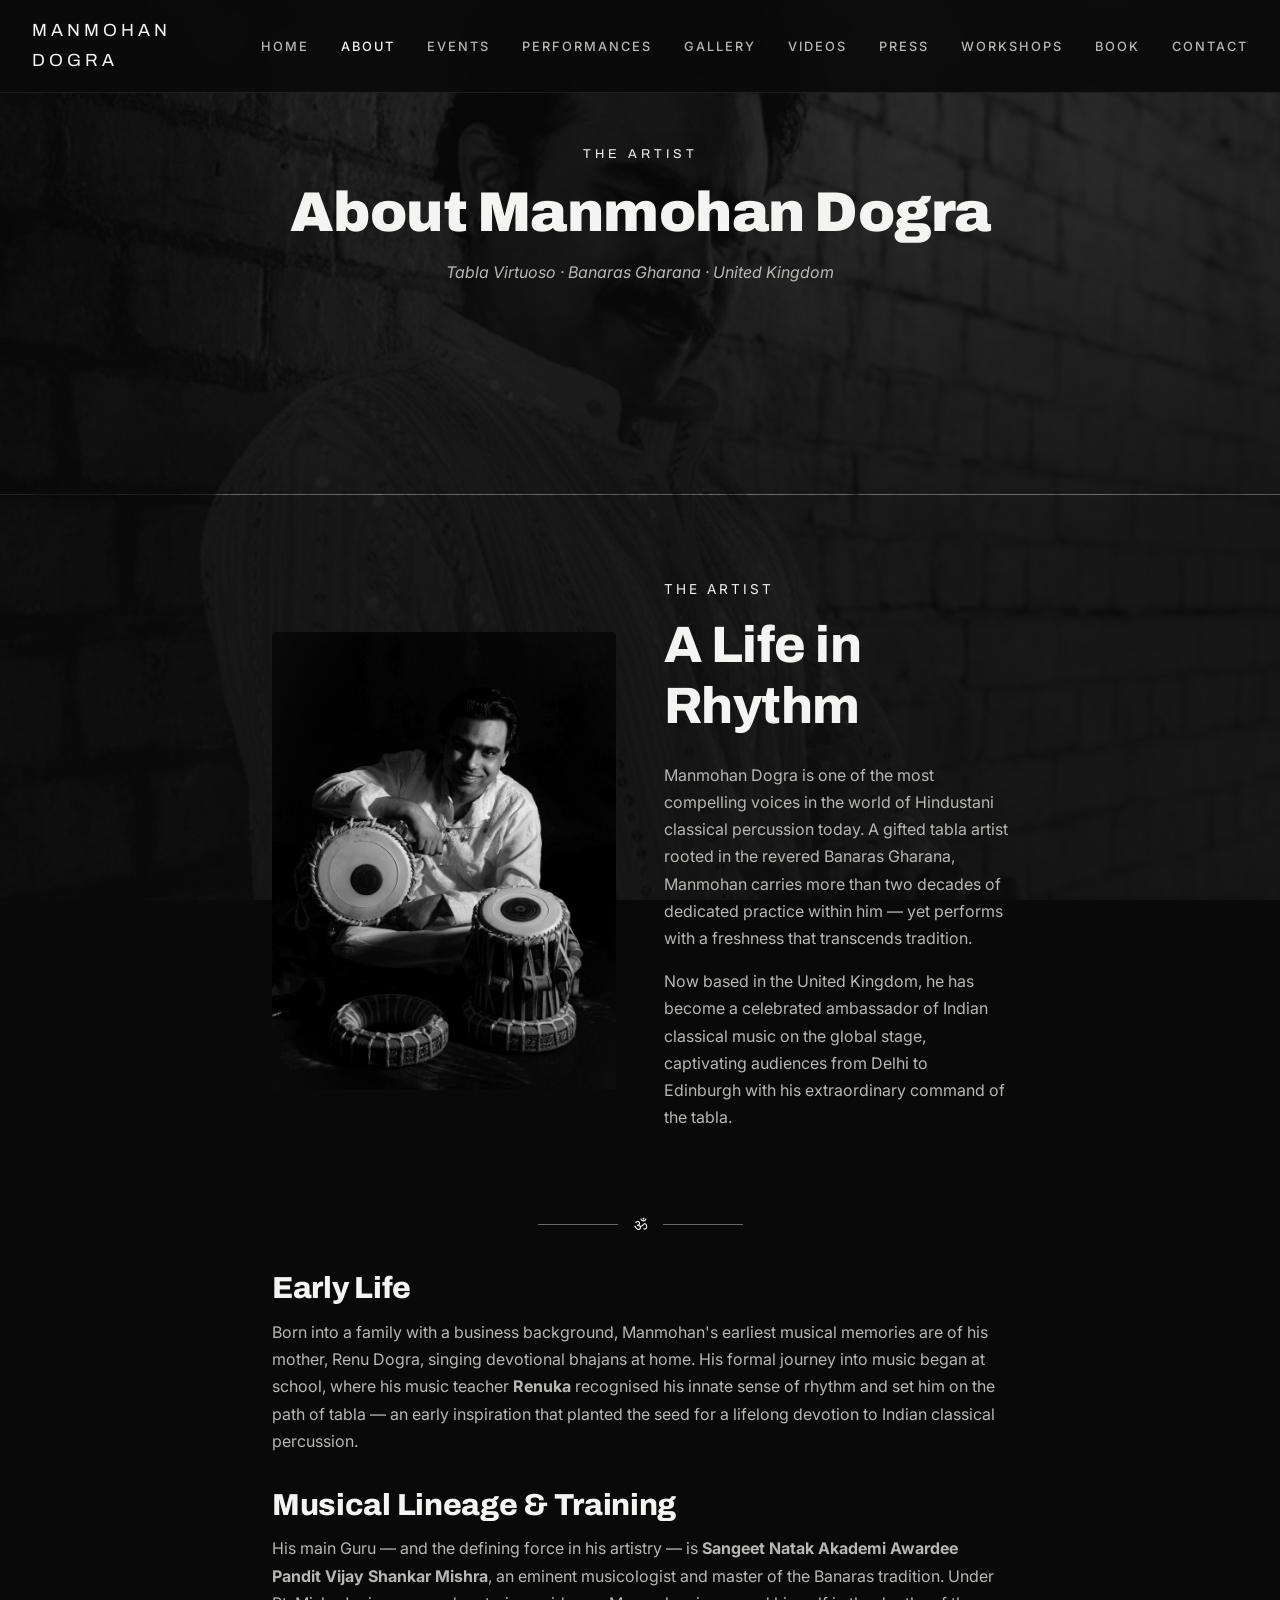
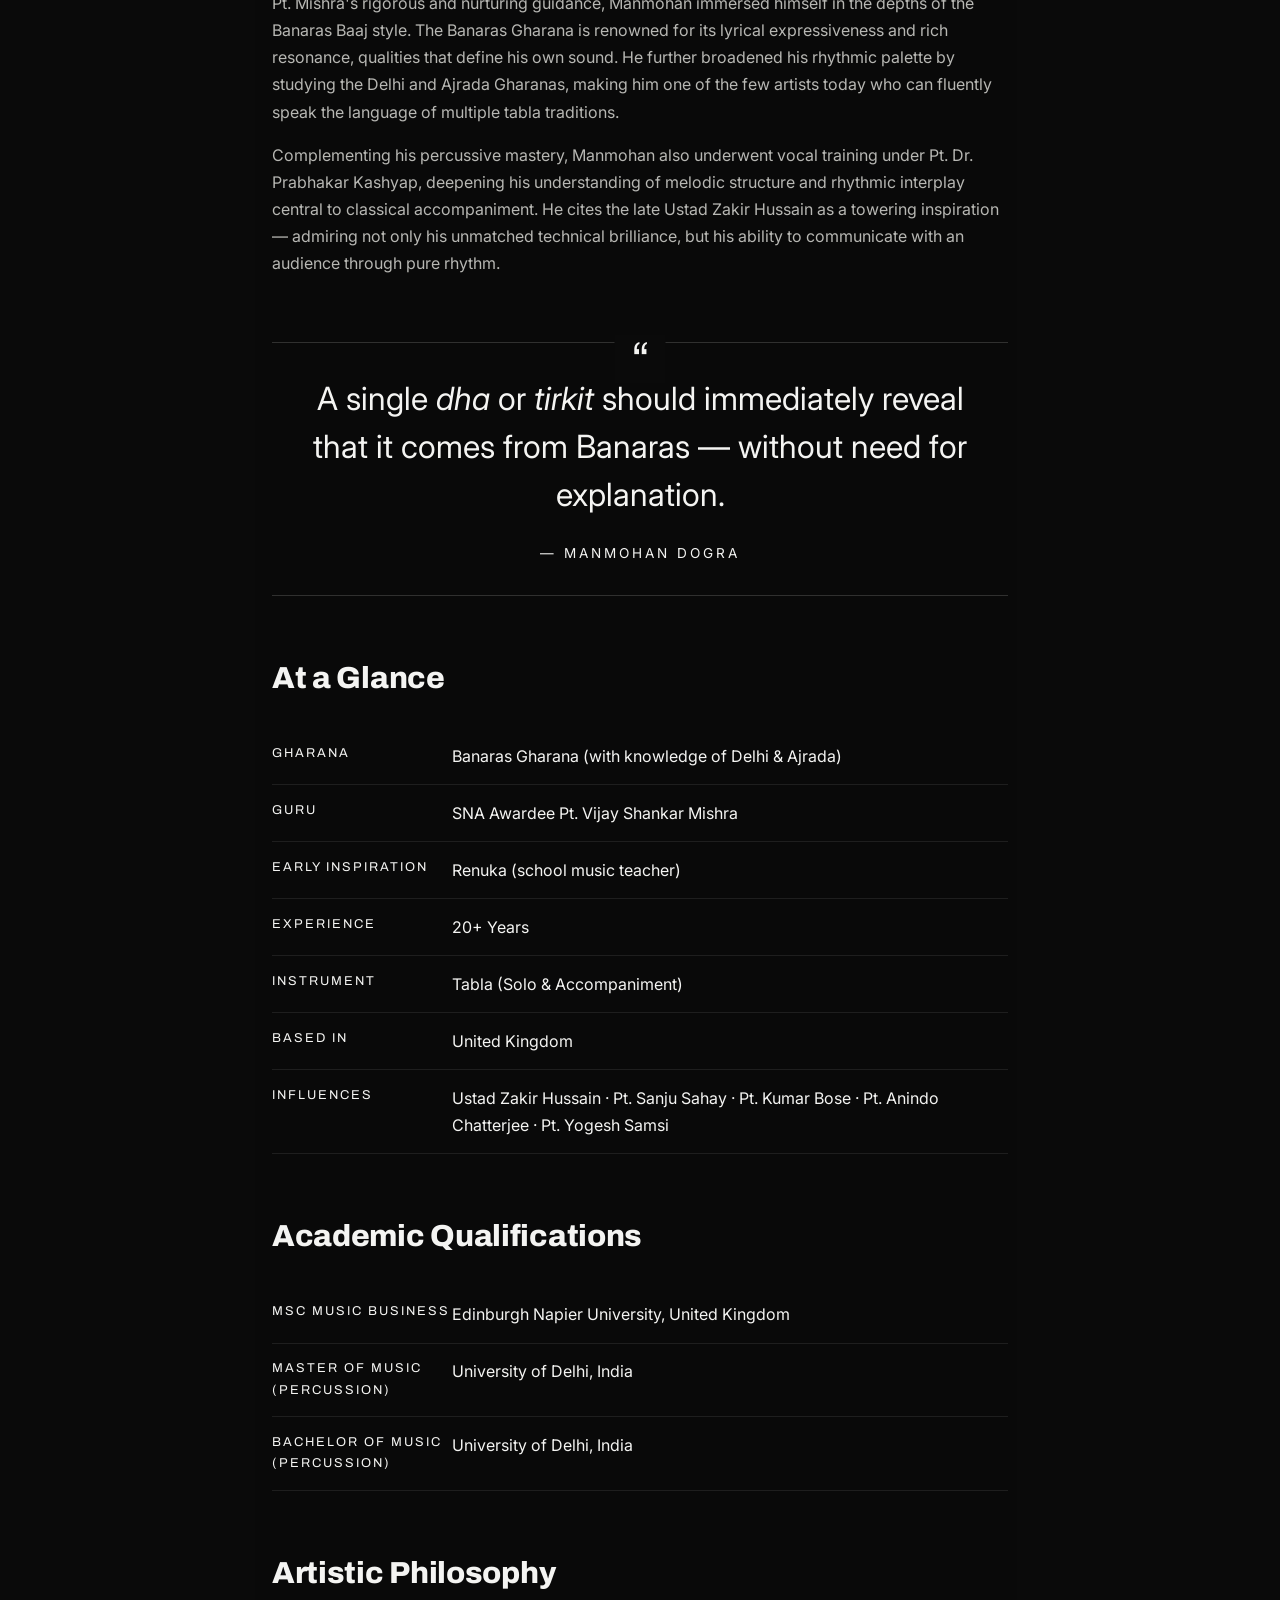
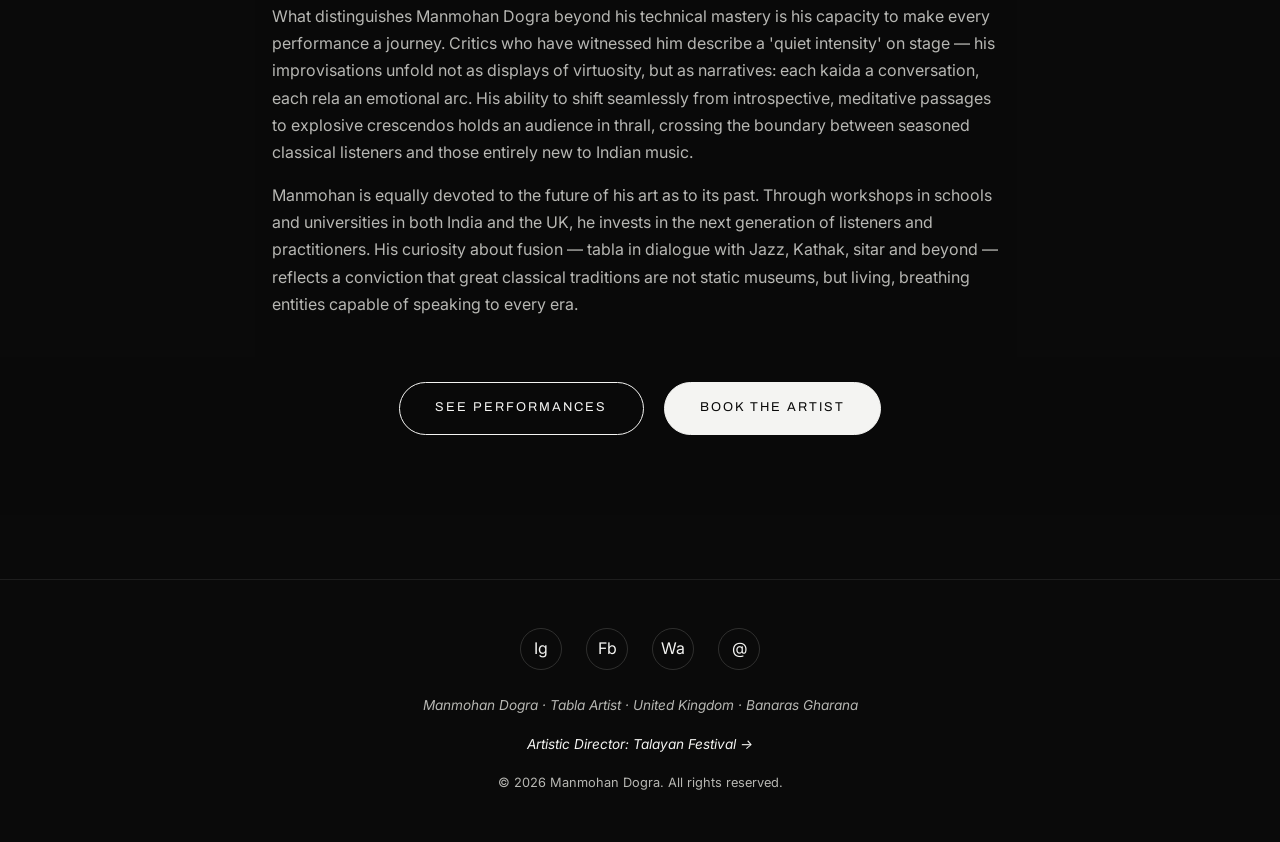
<file: about.html>
<!DOCTYPE html>
<html lang="en">
<head>
<meta charset="UTF-8">
<meta name="viewport" content="width=device-width,initial-scale=1">
<title>About — Manmohan Dogra | Tabla Virtuoso</title>
<meta name="description" content="Biography, training lineage, and artistic philosophy of tabla virtuoso Manmohan Dogra of the Banaras Gharana.">
<link rel="preconnect" href="https://fonts.googleapis.com">
<link rel="preconnect" href="https://fonts.gstatic.com" crossorigin>
<link href="https://fonts.googleapis.com/css2?family=Lora:ital,wght@0,400;0,500;0,600;1,400;1,500&family=Cormorant+Garamond:ital,wght@0,400;0,500;1,400;1,500&display=swap" rel="stylesheet">
<link rel="stylesheet" href="assets/css/main.css">
</head>
<body>

<div id="page-bg" data-bg-category="portrait" aria-hidden="true"></div>

<nav class="site-nav">
  <div class="nav-inner">
    <a href="index.html" class="brand">MANMOHAN DOGRA</a>
    <button class="nav-toggle" aria-label="Menu">☰</button>
    <ul class="nav-links">
      <li><a href="index.html">Home</a></li>
      <li><a href="about.html">About</a></li>
      <li><a href="events.html">Events</a></li>
      <li><a href="performances.html">Performances</a></li>
      <li><a href="gallery.html">Gallery</a></li>
      <li><a href="videos.html">Videos</a></li>
      <li><a href="press.html">Press</a></li>
      <li><a href="workshops.html">Workshops</a></li>
      <li><a href="book.html">Book</a></li>
      <li><a href="contact.html">Contact</a></li>
    </ul>
  </div>
</nav>

<header class="page-hero">
  <span class="eyebrow">The Artist</span>
  <h1>About Manmohan Dogra</h1>
  <p style="max-width:640px;margin:1rem auto 0;color:var(--text-muted)" class="serif">Tabla Virtuoso · Banaras Gharana · United Kingdom</p>
</header>

<section>
  <div class="narrow">
    <div class="two-col mb-4">
      <img src="DSC_6030.jpg" alt="Portrait of Manmohan Dogra" style="border-radius:4px;aspect-ratio:3/4;object-fit:cover;width:100%">
      <div>
        <span class="caps" style="color:var(--accent)">The Artist</span>
        <h2 style="margin-top:0.8rem">A Life in Rhythm</h2>
        <p>Manmohan Dogra is one of the most compelling voices in the world of Hindustani classical percussion today. A gifted tabla artist rooted in the revered Banaras Gharana, Manmohan carries more than two decades of dedicated practice within him — yet performs with a freshness that transcends tradition.</p>
        <p>Now based in the United Kingdom, he has become a celebrated ambassador of Indian classical music on the global stage, captivating audiences from Delhi to Edinburgh with his extraordinary command of the tabla.</p>
      </div>
    </div>

    <div class="ornament"><span>ॐ</span></div>

    <h3>Early Life</h3>
    <p>Born into a family with a business background, Manmohan's earliest musical memories are of his mother, Renu Dogra, singing devotional bhajans at home. His formal journey into music began at school, where his music teacher <strong>Renuka</strong> recognised his innate sense of rhythm and set him on the path of tabla — an early inspiration that planted the seed for a lifelong devotion to Indian classical percussion.</p>

    <h3 class="mt-2">Musical Lineage &amp; Training</h3>
    <p>His main Guru — and the defining force in his artistry — is <strong>Sangeet Natak Akademi Awardee Pandit Vijay Shankar Mishra</strong>, an eminent musicologist and master of the Banaras tradition. Under Pt. Mishra's rigorous and nurturing guidance, Manmohan immersed himself in the depths of the Banaras Baaj style. The Banaras Gharana is renowned for its lyrical expressiveness and rich resonance, qualities that define his own sound. He further broadened his rhythmic palette by studying the Delhi and Ajrada Gharanas, making him one of the few artists today who can fluently speak the language of multiple tabla traditions.</p>
    <p>Complementing his percussive mastery, Manmohan also underwent vocal training under Pt. Dr. Prabhakar Kashyap, deepening his understanding of melodic structure and rhythmic interplay central to classical accompaniment. He cites the late Ustad Zakir Hussain as a towering inspiration — admiring not only his unmatched technical brilliance, but his ability to communicate with an audience through pure rhythm.</p>

    <blockquote class="pull-quote">
      A single <em>dha</em> or <em>tirkit</em> should immediately reveal that it comes from Banaras — without need for explanation.
      <cite>— Manmohan Dogra</cite>
    </blockquote>

    <h3>At a Glance</h3>
    <table class="info-table">
      <tr><td>Gharana</td><td>Banaras Gharana (with knowledge of Delhi &amp; Ajrada)</td></tr>
      <tr><td>Guru</td><td>SNA Awardee Pt. Vijay Shankar Mishra</td></tr>
      <tr><td>Early Inspiration</td><td>Renuka (school music teacher)</td></tr>
      <tr><td>Experience</td><td>20+ Years</td></tr>
      <tr><td>Instrument</td><td>Tabla (Solo &amp; Accompaniment)</td></tr>
      <tr><td>Based In</td><td>United Kingdom</td></tr>
      <tr><td>Influences</td><td>Ustad Zakir Hussain · Pt. Sanju Sahay · Pt. Kumar Bose · Pt. Anindo Chatterjee · Pt. Yogesh Samsi</td></tr>
    </table>

    <h3 class="mt-4">Academic Qualifications</h3>
    <table class="info-table">
      <tr><td>MSc Music Business</td><td>Edinburgh Napier University, United Kingdom</td></tr>
      <tr><td>Master of Music (Percussion)</td><td>University of Delhi, India</td></tr>
      <tr><td>Bachelor of Music (Percussion)</td><td>University of Delhi, India</td></tr>
    </table>

    <h3 class="mt-4">Artistic Philosophy</h3>
    <p>What distinguishes Manmohan Dogra beyond his technical mastery is his capacity to make every performance a journey. Critics who have witnessed him describe a 'quiet intensity' on stage — his improvisations unfold not as displays of virtuosity, but as narratives: each kaida a conversation, each rela an emotional arc. His ability to shift seamlessly from introspective, meditative passages to explosive crescendos holds an audience in thrall, crossing the boundary between seasoned classical listeners and those entirely new to Indian music.</p>
    <p>Manmohan is equally devoted to the future of his art as to its past. Through workshops in schools and universities in both India and the UK, he invests in the next generation of listeners and practitioners. His curiosity about fusion — tabla in dialogue with Jazz, Kathak, sitar and beyond — reflects a conviction that great classical traditions are not static museums, but living, breathing entities capable of speaking to every era.</p>

    <div class="text-center mt-4">
      <a href="performances.html" class="btn">See Performances</a>
      <a href="book.html" class="btn btn-primary" style="margin-left:1rem">Book the Artist</a>
    </div>
  </div>
</section>

<footer class="site-footer">
  <div class="socials">
    <a href="https://www.instagram.com/manmohandogra_official" target="_blank" rel="noopener">Ig</a>
    <a href="https://www.facebook.com/profile.php?id=100010316465657" target="_blank" rel="noopener">Fb</a>
    <a href="#" data-whatsapp="link" target="_blank" rel="noopener">Wa</a>
    <a href="#" data-email="link">@</a>
  </div>
  <p class="copy">Manmohan Dogra · Tabla Artist · United Kingdom · Banaras Gharana</p>
  <p class="copy" style="margin-top:0.6rem;font-size:0.85rem"><a href="https://talayanfestival.com/#top" target="_blank" rel="noopener" style="color:var(--accent)">Artistic Director: Talayan Festival →</a></p>
  <p style="margin-top:0.5rem;font-size:0.8rem">&copy; <span id="yr"></span> Manmohan Dogra. All rights reserved.</p>
</footer>

<div class="theme-switch" aria-label="Theme switcher">
  <span class="label">Theme</span>
  <button data-set="royal-banaras" title="Royal Banaras"></button>
  <button data-set="varanasi-dusk" title="Varanasi Dusk"></button>
  <button data-set="temple-saffron" title="Temple Saffron"></button>
  <button data-set="midnight-concert" title="Midnight Concert"></button>
  <button data-set="editorial-raga" title="Editorial Raga"></button>
  <button data-set="peacock-teal" title="Peacock Teal"></button>
</div>
<script>document.getElementById('yr').textContent = new Date().getFullYear();</script>
<script src="assets/js/app.js"></script>
</body>
</html>
</file>
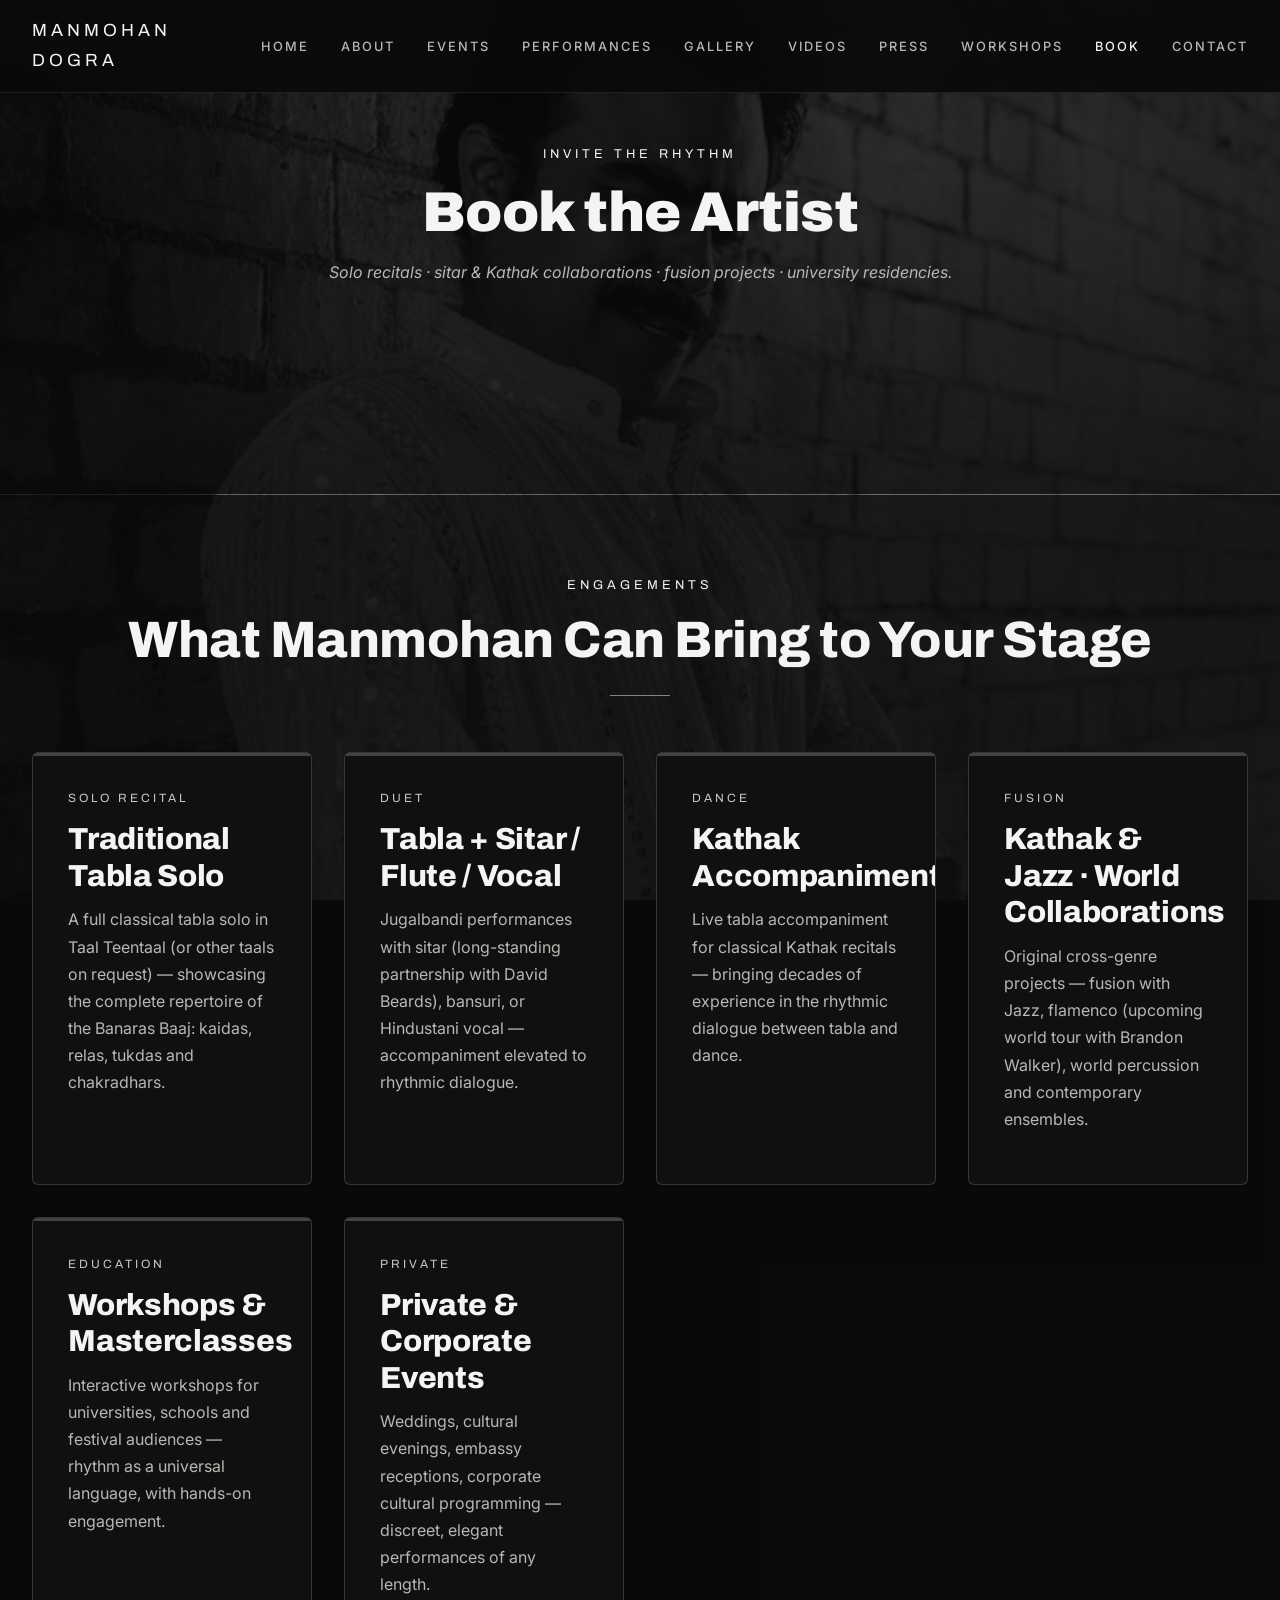
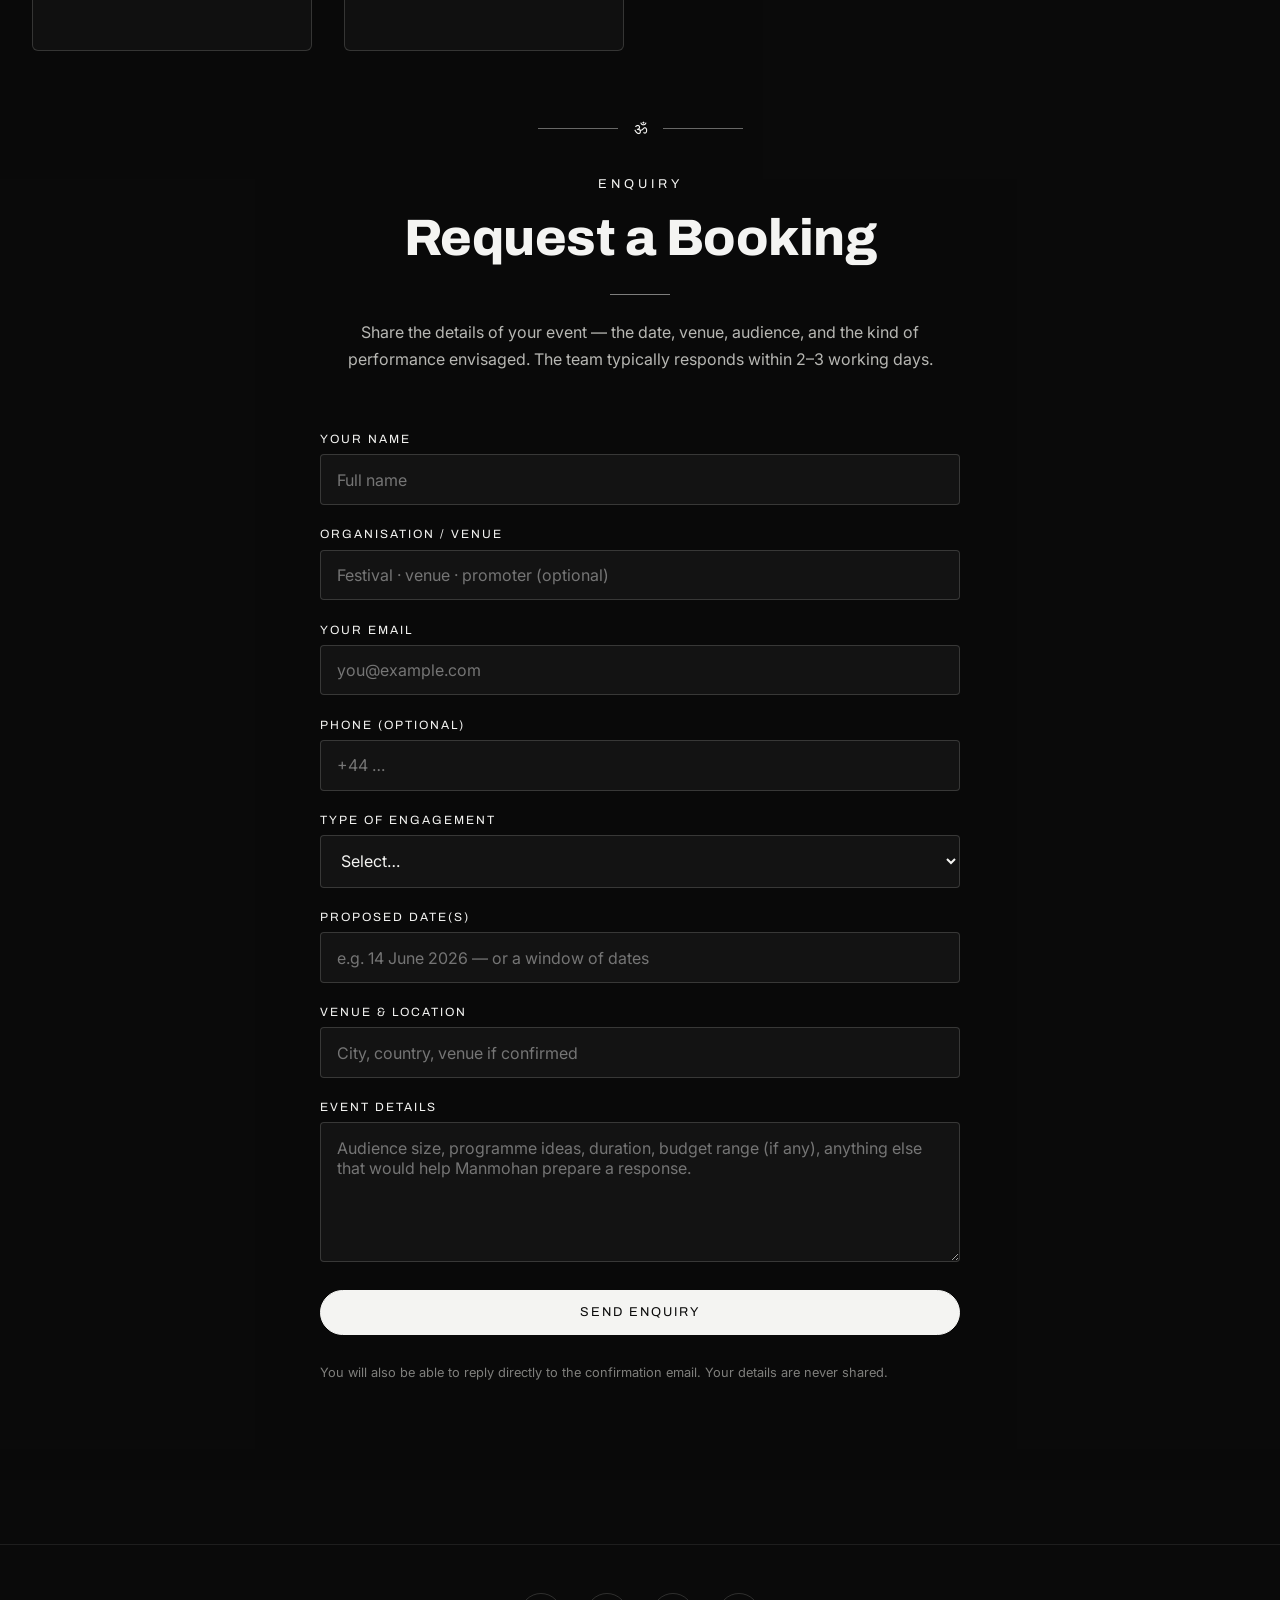
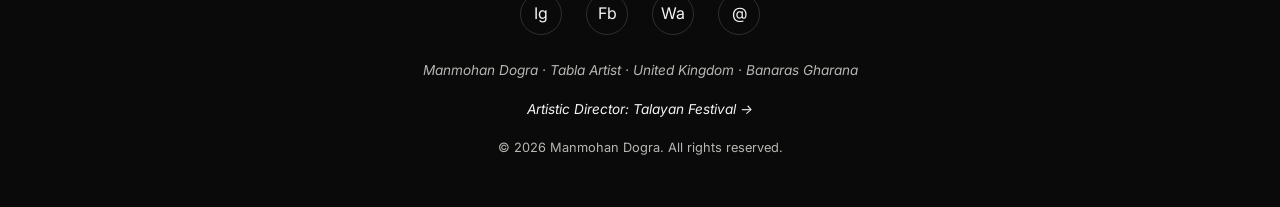
<file: book.html>
<!DOCTYPE html>
<html lang="en">
<head>
<meta charset="UTF-8">
<meta name="viewport" content="width=device-width,initial-scale=1">
<title>Book the Artist — Manmohan Dogra | Tabla Virtuoso</title>
<meta name="description" content="Book tabla virtuoso Manmohan Dogra for concerts, festivals, private events, workshops and collaborations worldwide.">
<link rel="preconnect" href="https://fonts.googleapis.com">
<link rel="preconnect" href="https://fonts.gstatic.com" crossorigin>
<link href="https://fonts.googleapis.com/css2?family=Lora:ital,wght@0,400;0,500;0,600;1,400;1,500&family=Cormorant+Garamond:ital,wght@0,400;0,500;1,400;1,500&display=swap" rel="stylesheet">
<link rel="stylesheet" href="assets/css/main.css">
</head>
<body>

<div id="page-bg" data-bg-category="portrait" aria-hidden="true"></div>

<nav class="site-nav">
  <div class="nav-inner">
    <a href="index.html" class="brand">MANMOHAN DOGRA</a>
    <button class="nav-toggle" aria-label="Menu">☰</button>
    <ul class="nav-links">
      <li><a href="index.html">Home</a></li>
      <li><a href="about.html">About</a></li>
      <li><a href="events.html">Events</a></li>
      <li><a href="performances.html">Performances</a></li>
      <li><a href="gallery.html">Gallery</a></li>
      <li><a href="videos.html">Videos</a></li>
      <li><a href="press.html">Press</a></li>
      <li><a href="workshops.html">Workshops</a></li>
      <li><a href="book.html">Book</a></li>
      <li><a href="contact.html">Contact</a></li>
    </ul>
  </div>
</nav>

<header class="page-hero">
  <span class="eyebrow">Invite the Rhythm</span>
  <h1>Book the Artist</h1>
  <p style="max-width:640px;margin:1rem auto 0;color:var(--text-muted)" class="serif">Solo recitals · sitar &amp; Kathak collaborations · fusion projects · university residencies.</p>
</header>

<section>
  <div class="container">

    <div class="section-head">
      <span class="eyebrow">Engagements</span>
      <h2>What Manmohan Can Bring to Your Stage</h2>
      <span class="dash"></span>
    </div>

    <div class="grid grid-3">
      <article class="card">
        <div class="meta">Solo Recital</div>
        <h3>Traditional Tabla Solo</h3>
        <p>A full classical tabla solo in Taal Teentaal (or other taals on request) — showcasing the complete repertoire of the Banaras Baaj: kaidas, relas, tukdas and chakradhars.</p>
      </article>

      <article class="card">
        <div class="meta">Duet</div>
        <h3>Tabla + Sitar / Flute / Vocal</h3>
        <p>Jugalbandi performances with sitar (long-standing partnership with David Beards), bansuri, or Hindustani vocal — accompaniment elevated to rhythmic dialogue.</p>
      </article>

      <article class="card">
        <div class="meta">Dance</div>
        <h3>Kathak Accompaniment</h3>
        <p>Live tabla accompaniment for classical Kathak recitals — bringing decades of experience in the rhythmic dialogue between tabla and dance.</p>
      </article>

      <article class="card">
        <div class="meta">Fusion</div>
        <h3>Kathak &amp; Jazz · World Collaborations</h3>
        <p>Original cross-genre projects — fusion with Jazz, flamenco (upcoming world tour with Brandon Walker), world percussion and contemporary ensembles.</p>
      </article>

      <article class="card">
        <div class="meta">Education</div>
        <h3>Workshops &amp; Masterclasses</h3>
        <p>Interactive workshops for universities, schools and festival audiences — rhythm as a universal language, with hands-on engagement.</p>
      </article>

      <article class="card">
        <div class="meta">Private</div>
        <h3>Private &amp; Corporate Events</h3>
        <p>Weddings, cultural evenings, embassy receptions, corporate cultural programming — discreet, elegant performances of any length.</p>
      </article>
    </div>

    <div class="ornament mt-4"><span>ॐ</span></div>

    <div class="section-head">
      <span class="eyebrow">Enquiry</span>
      <h2>Request a Booking</h2>
      <span class="dash"></span>
      <p>Share the details of your event — the date, venue, audience, and the kind of performance envisaged. The team typically responds within 2–3 working days.</p>
    </div>

    <form class="form" data-form="booking" method="POST">
      <input type="hidden" name="_subject" value="Booking Enquiry — manmohandogra.com">
      <input type="hidden" name="_template" value="table">
      <input type="hidden" name="_captcha" value="true">

      <div>
        <label for="f-name">Your Name</label>
        <input id="f-name" name="name" type="text" required placeholder="Full name">
      </div>
      <div>
        <label for="f-org">Organisation / Venue</label>
        <input id="f-org" name="organisation" type="text" placeholder="Festival · venue · promoter (optional)">
      </div>
      <div>
        <label for="f-email">Your Email</label>
        <input id="f-email" name="email" type="email" required placeholder="you@example.com">
      </div>
      <div>
        <label for="f-phone">Phone (optional)</label>
        <input id="f-phone" name="phone" type="tel" placeholder="+44 …">
      </div>
      <div>
        <label for="f-type">Type of Engagement</label>
        <select id="f-type" name="engagement" required>
          <option value="">Select…</option>
          <option>Solo Recital</option>
          <option>Duet / Jugalbandi</option>
          <option>Kathak Accompaniment</option>
          <option>Fusion / Cross-Genre</option>
          <option>Workshop / Masterclass</option>
          <option>Private / Corporate Event</option>
          <option>Press / Interview</option>
          <option>Other</option>
        </select>
      </div>
      <div>
        <label for="f-date">Proposed Date(s)</label>
        <input id="f-date" name="date" type="text" placeholder="e.g. 14 June 2026 — or a window of dates">
      </div>
      <div>
        <label for="f-venue">Venue &amp; Location</label>
        <input id="f-venue" name="venue" type="text" placeholder="City, country, venue if confirmed">
      </div>
      <div>
        <label for="f-msg">Event Details</label>
        <textarea id="f-msg" name="message" required placeholder="Audience size, programme ideas, duration, budget range (if any), anything else that would help Manmohan prepare a response."></textarea>
      </div>
      <button type="submit" class="btn btn-primary">Send Enquiry</button>
      <p style="font-size:0.8rem;color:var(--text-dim);margin-top:0.5rem">You will also be able to reply directly to the confirmation email. Your details are never shared.</p>
    </form>

  </div>
</section>

<footer class="site-footer">
  <div class="socials">
    <a href="https://www.instagram.com/manmohandogra_official" target="_blank" rel="noopener">Ig</a>
    <a href="https://www.facebook.com/profile.php?id=100010316465657" target="_blank" rel="noopener">Fb</a>
    <a href="#" data-whatsapp="link" target="_blank" rel="noopener">Wa</a>
    <a href="#" data-email="link">@</a>
  </div>
  <p class="copy">Manmohan Dogra · Tabla Artist · United Kingdom · Banaras Gharana</p>
  <p class="copy" style="margin-top:0.6rem;font-size:0.85rem"><a href="https://talayanfestival.com/#top" target="_blank" rel="noopener" style="color:var(--accent)">Artistic Director: Talayan Festival →</a></p>
  <p style="margin-top:0.5rem;font-size:0.8rem">&copy; <span id="yr"></span> Manmohan Dogra. All rights reserved.</p>
</footer>

<div class="theme-switch" aria-label="Theme switcher">
  <span class="label">Theme</span>
  <button data-set="royal-banaras" title="Royal Banaras"></button>
  <button data-set="varanasi-dusk" title="Varanasi Dusk"></button>
  <button data-set="temple-saffron" title="Temple Saffron"></button>
  <button data-set="midnight-concert" title="Midnight Concert"></button>
  <button data-set="editorial-raga" title="Editorial Raga"></button>
  <button data-set="peacock-teal" title="Peacock Teal"></button>
</div>
<script>document.getElementById('yr').textContent = new Date().getFullYear();</script>
<script src="assets/js/app.js"></script>
</body>
</html>
</file>
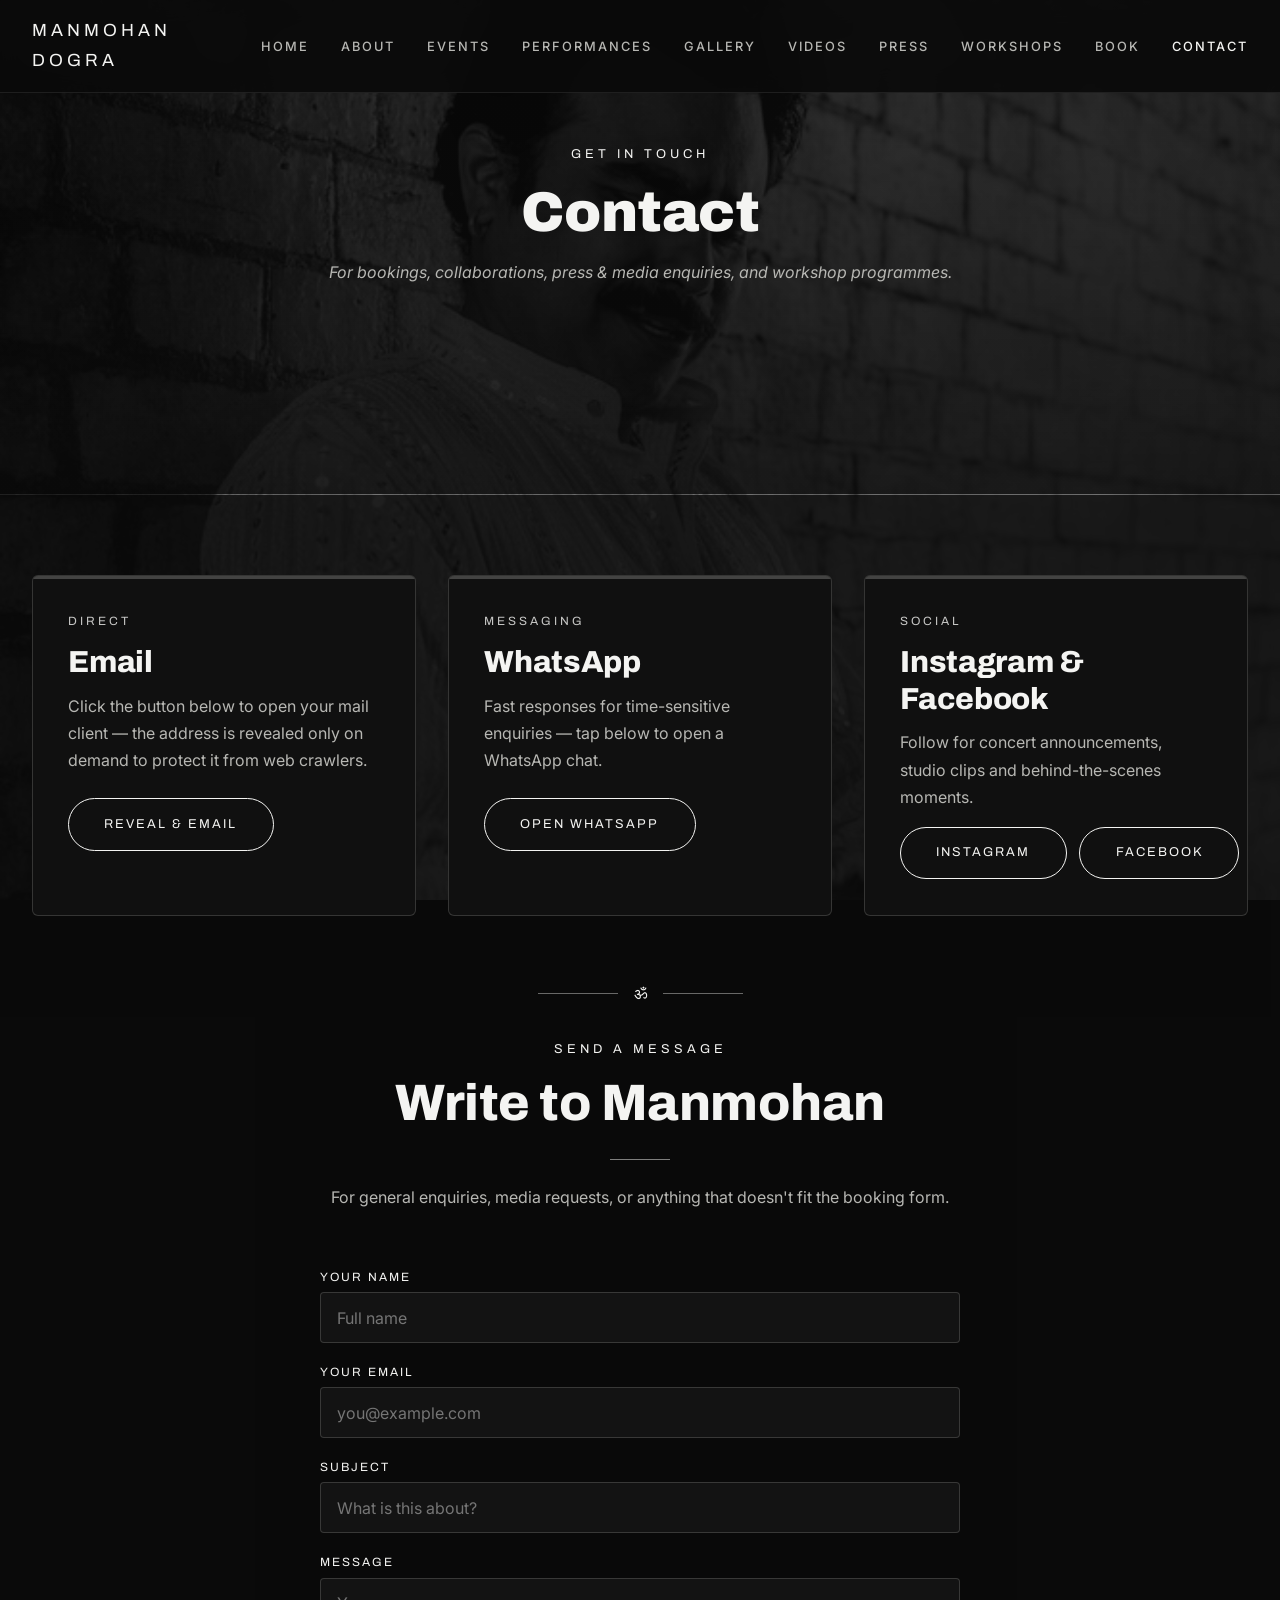
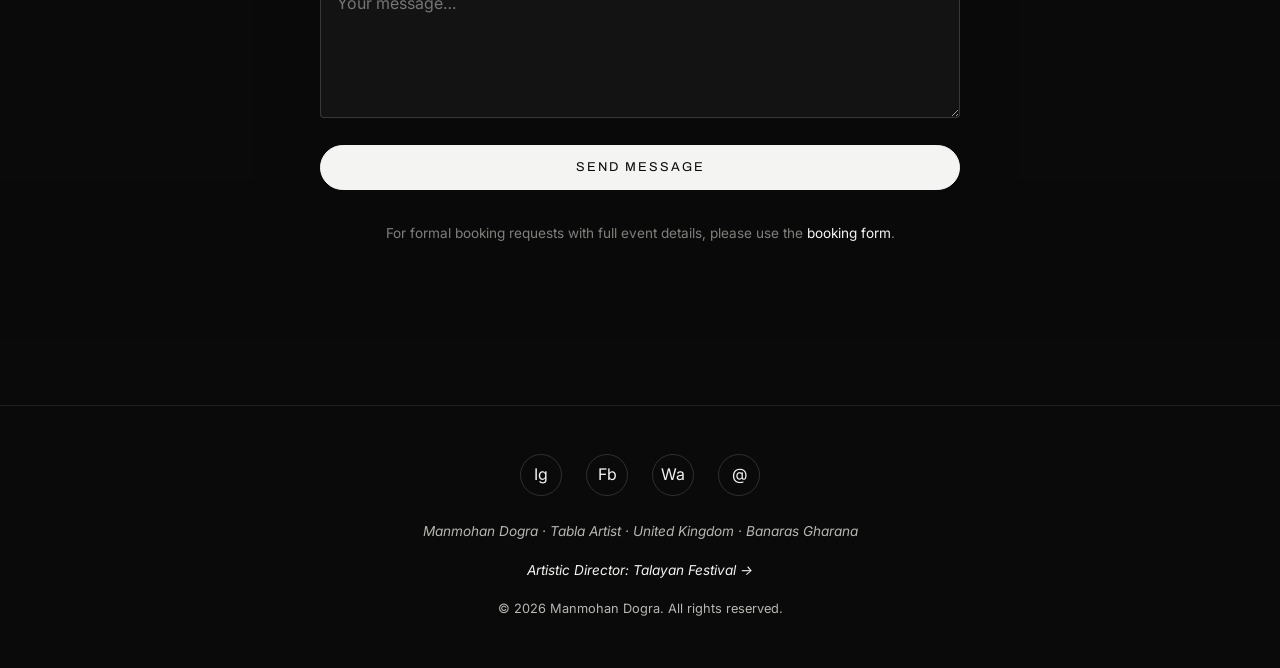
<file: contact.html>
<!DOCTYPE html>
<html lang="en">
<head>
<meta charset="UTF-8">
<meta name="viewport" content="width=device-width,initial-scale=1">
<title>Contact — Manmohan Dogra | Tabla Virtuoso</title>
<meta name="description" content="Contact tabla virtuoso Manmohan Dogra — for bookings, press enquiries, workshops and collaborations.">
<link rel="preconnect" href="https://fonts.googleapis.com">
<link rel="preconnect" href="https://fonts.gstatic.com" crossorigin>
<link href="https://fonts.googleapis.com/css2?family=Lora:ital,wght@0,400;0,500;0,600;1,400;1,500&family=Cormorant+Garamond:ital,wght@0,400;0,500;1,400;1,500&display=swap" rel="stylesheet">
<link rel="stylesheet" href="assets/css/main.css">
</head>
<body>

<div id="page-bg" data-bg-category="portrait" aria-hidden="true"></div>

<nav class="site-nav">
  <div class="nav-inner">
    <a href="index.html" class="brand">MANMOHAN DOGRA</a>
    <button class="nav-toggle" aria-label="Menu">☰</button>
    <ul class="nav-links">
      <li><a href="index.html">Home</a></li>
      <li><a href="about.html">About</a></li>
      <li><a href="events.html">Events</a></li>
      <li><a href="performances.html">Performances</a></li>
      <li><a href="gallery.html">Gallery</a></li>
      <li><a href="videos.html">Videos</a></li>
      <li><a href="press.html">Press</a></li>
      <li><a href="workshops.html">Workshops</a></li>
      <li><a href="book.html">Book</a></li>
      <li><a href="contact.html">Contact</a></li>
    </ul>
  </div>
</nav>

<header class="page-hero">
  <span class="eyebrow">Get in Touch</span>
  <h1>Contact</h1>
  <p style="max-width:640px;margin:1rem auto 0;color:var(--text-muted)" class="serif">For bookings, collaborations, press &amp; media enquiries, and workshop programmes.</p>
</header>

<section>
  <div class="container">

    <div class="grid grid-3">

      <article class="card">
        <div class="meta">Direct</div>
        <h3>Email</h3>
        <p>Click the button below to open your mail client — the address is revealed only on demand to protect it from web crawlers.</p>
        <a href="#" data-email="link" class="btn" style="margin-top:0.5rem">Reveal &amp; Email</a>
      </article>

      <article class="card">
        <div class="meta">Messaging</div>
        <h3>WhatsApp</h3>
        <p>Fast responses for time-sensitive enquiries — tap below to open a WhatsApp chat.</p>
        <a href="#" data-whatsapp="link" target="_blank" rel="noopener" class="btn" style="margin-top:0.5rem">Open WhatsApp</a>
      </article>

      <article class="card">
        <div class="meta">Social</div>
        <h3>Instagram &amp; Facebook</h3>
        <p>Follow for concert announcements, studio clips and behind-the-scenes moments.</p>
        <div style="display:flex;gap:0.8rem;margin-top:1rem">
          <a href="https://www.instagram.com/manmohandogra_official" target="_blank" rel="noopener" class="btn">Instagram</a>
          <a href="https://www.facebook.com/profile.php?id=100010316465657" target="_blank" rel="noopener" class="btn">Facebook</a>
        </div>
      </article>

    </div>

    <div class="ornament mt-4"><span>ॐ</span></div>

    <div class="section-head">
      <span class="eyebrow">Send a Message</span>
      <h2>Write to Manmohan</h2>
      <span class="dash"></span>
      <p>For general enquiries, media requests, or anything that doesn't fit the booking form.</p>
    </div>

    <form class="form" data-form="contact" method="POST">
      <input type="hidden" name="_subject" value="New Message — manmohandogra.com">
      <input type="hidden" name="_template" value="table">
      <input type="hidden" name="_captcha" value="true">

      <div>
        <label for="f-name">Your Name</label>
        <input id="f-name" name="name" type="text" required placeholder="Full name">
      </div>
      <div>
        <label for="f-email">Your Email</label>
        <input id="f-email" name="email" type="email" required placeholder="you@example.com">
      </div>
      <div>
        <label for="f-subject">Subject</label>
        <input id="f-subject" name="subject" type="text" required placeholder="What is this about?">
      </div>
      <div>
        <label for="f-msg">Message</label>
        <textarea id="f-msg" name="message" required placeholder="Your message…"></textarea>
      </div>
      <button type="submit" class="btn btn-primary">Send Message</button>
    </form>

    <p style="text-align:center;color:var(--text-dim);font-size:0.85rem;margin-top:2rem">For formal booking requests with full event details, please use the <a href="book.html" style="color:var(--accent)">booking form</a>.</p>

  </div>
</section>

<footer class="site-footer">
  <div class="socials">
    <a href="https://www.instagram.com/manmohandogra_official" target="_blank" rel="noopener">Ig</a>
    <a href="https://www.facebook.com/profile.php?id=100010316465657" target="_blank" rel="noopener">Fb</a>
    <a href="#" data-whatsapp="link" target="_blank" rel="noopener">Wa</a>
    <a href="#" data-email="link">@</a>
  </div>
  <p class="copy">Manmohan Dogra · Tabla Artist · United Kingdom · Banaras Gharana</p>
  <p class="copy" style="margin-top:0.6rem;font-size:0.85rem"><a href="https://talayanfestival.com/#top" target="_blank" rel="noopener" style="color:var(--accent)">Artistic Director: Talayan Festival →</a></p>
  <p style="margin-top:0.5rem;font-size:0.8rem">&copy; <span id="yr"></span> Manmohan Dogra. All rights reserved.</p>
</footer>

<div class="theme-switch" aria-label="Theme switcher">
  <span class="label">Theme</span>
  <button data-set="royal-banaras" title="Royal Banaras"></button>
  <button data-set="varanasi-dusk" title="Varanasi Dusk"></button>
  <button data-set="temple-saffron" title="Temple Saffron"></button>
  <button data-set="midnight-concert" title="Midnight Concert"></button>
  <button data-set="editorial-raga" title="Editorial Raga"></button>
  <button data-set="peacock-teal" title="Peacock Teal"></button>
</div>
<script>document.getElementById('yr').textContent = new Date().getFullYear();</script>
<script src="assets/js/app.js"></script>
</body>
</html>
</file>
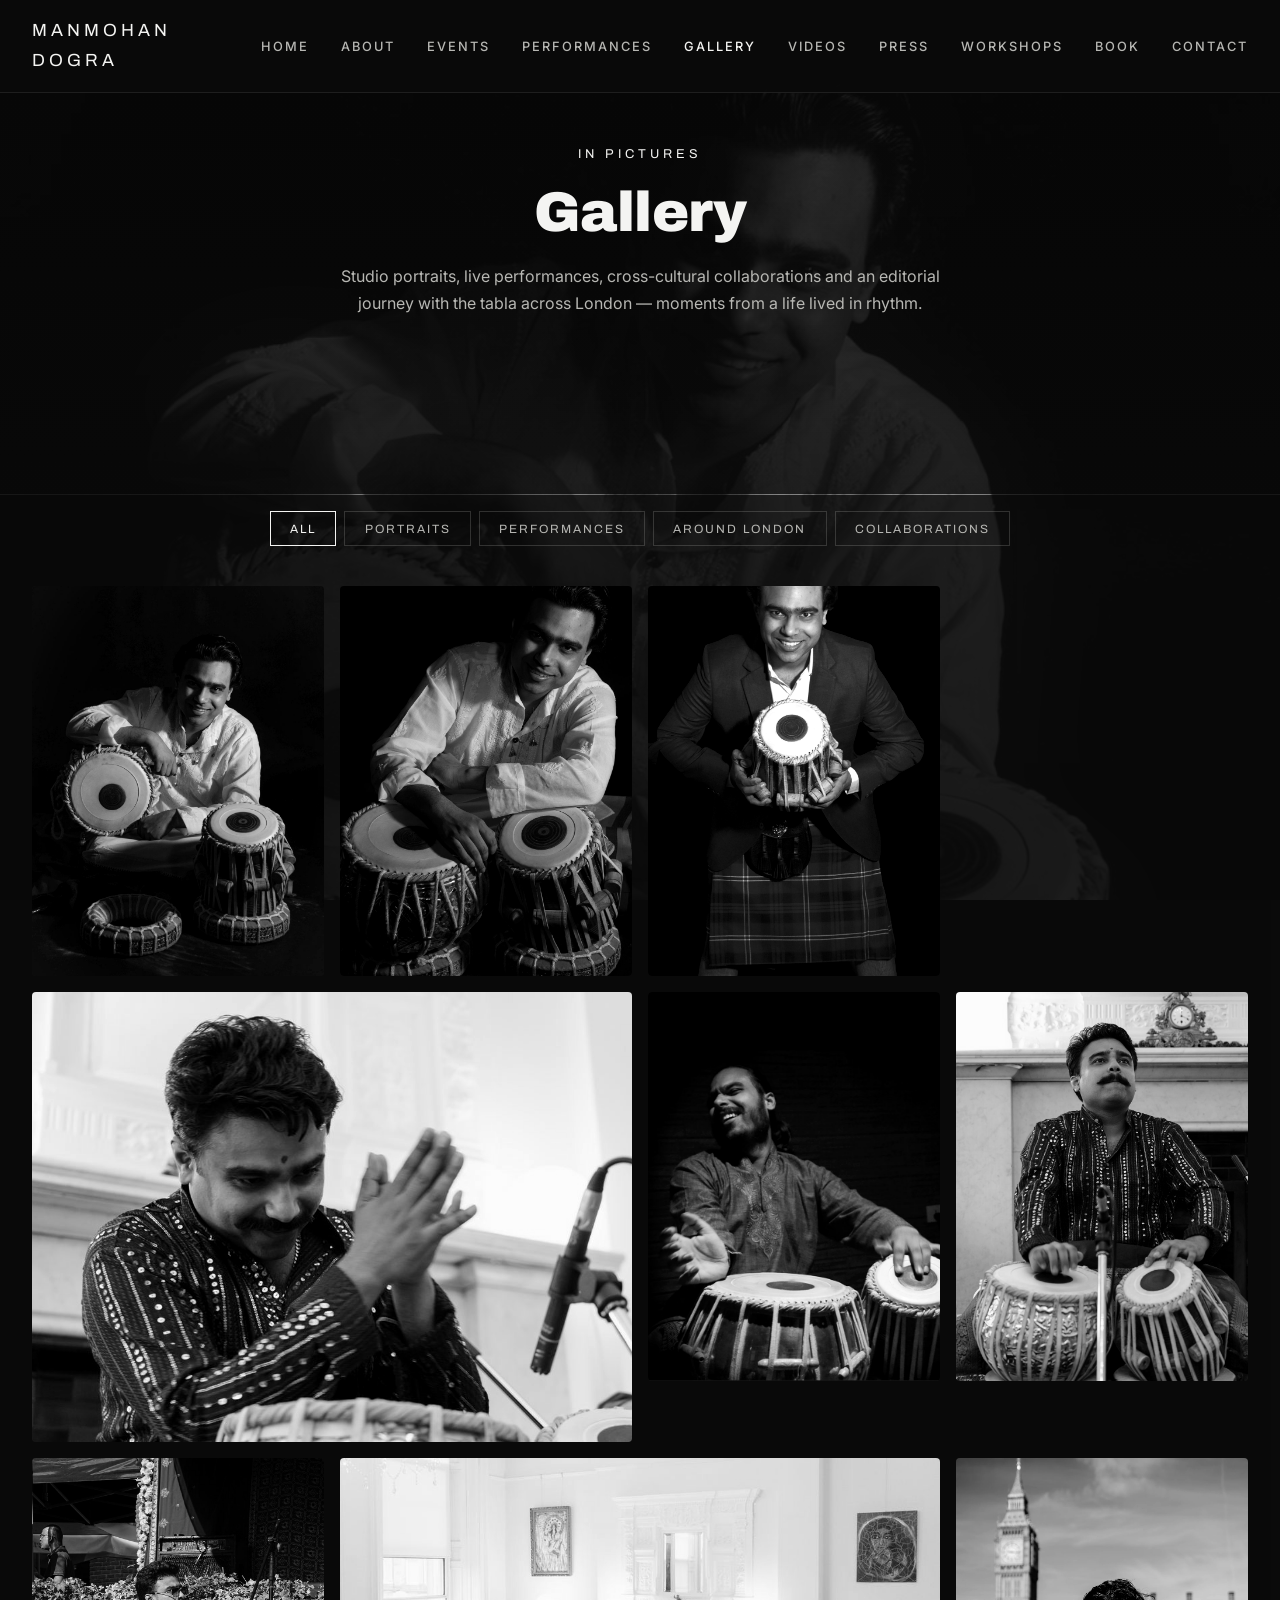
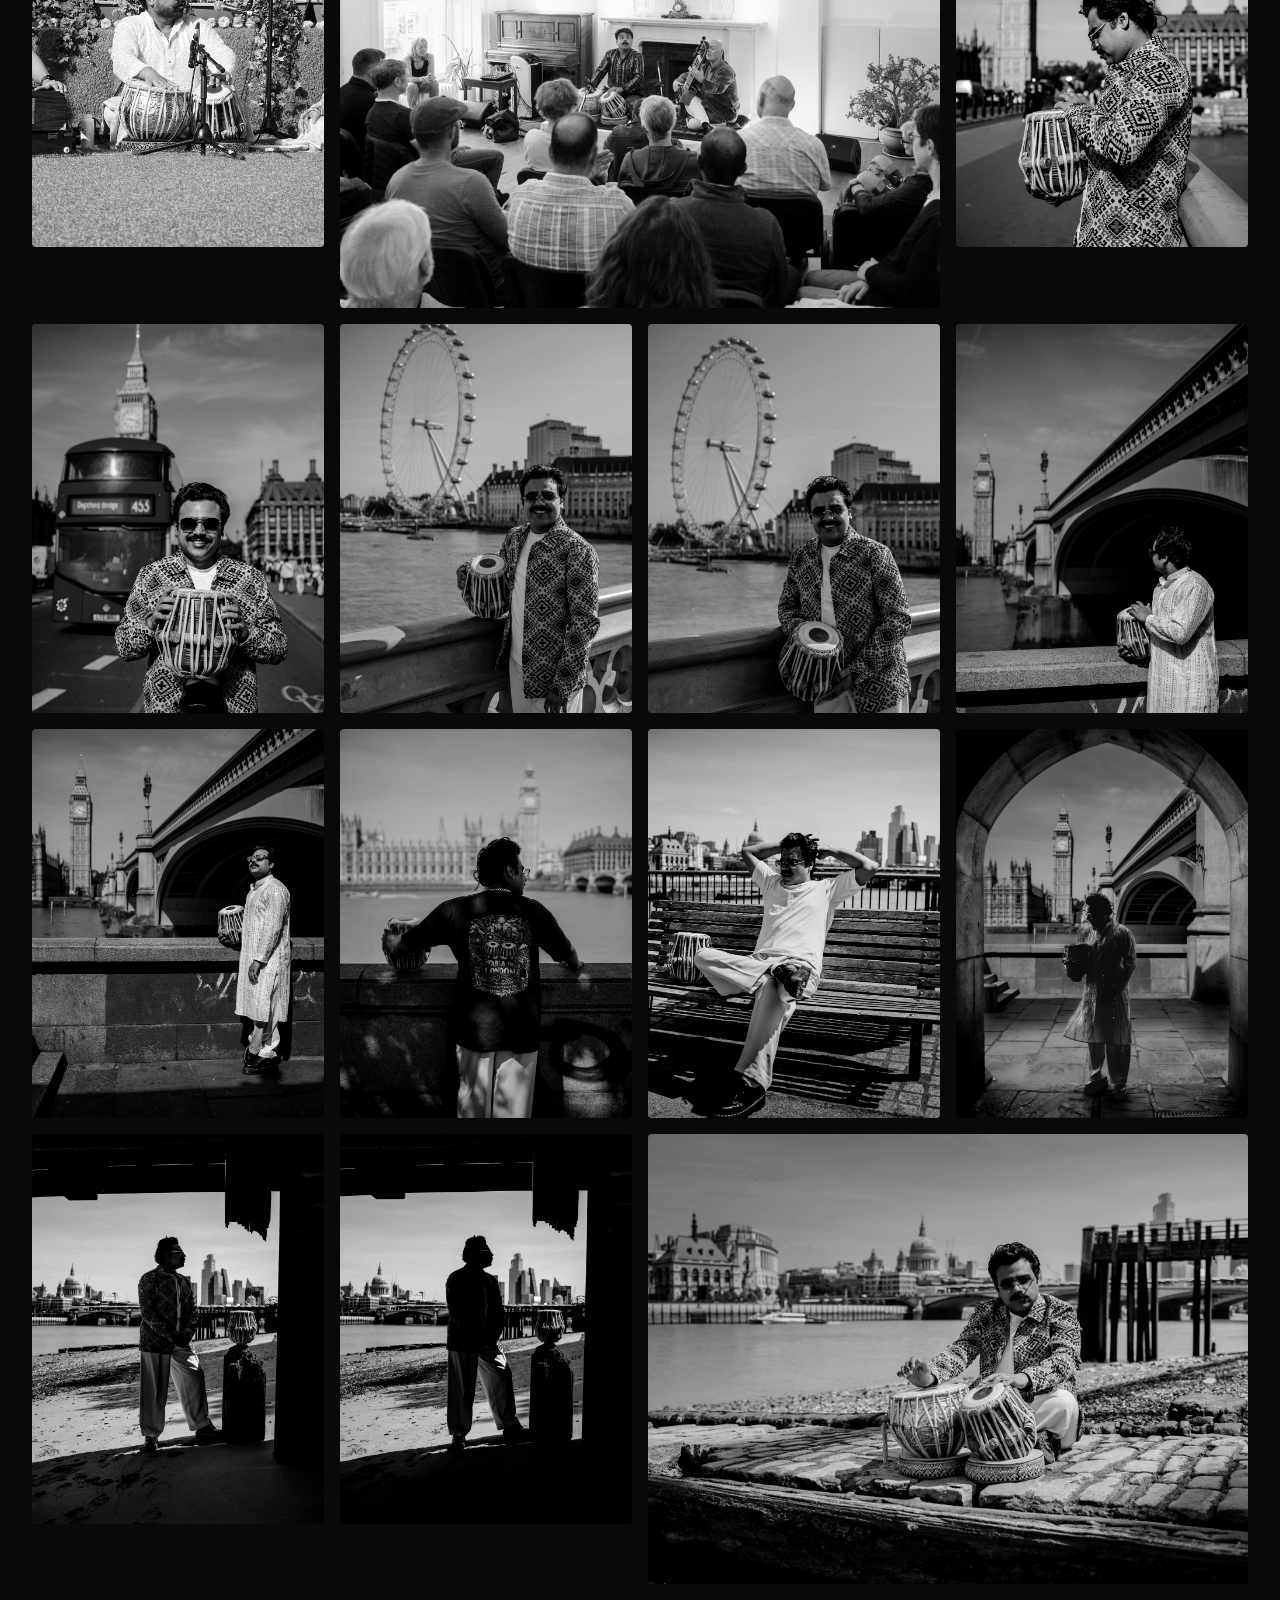
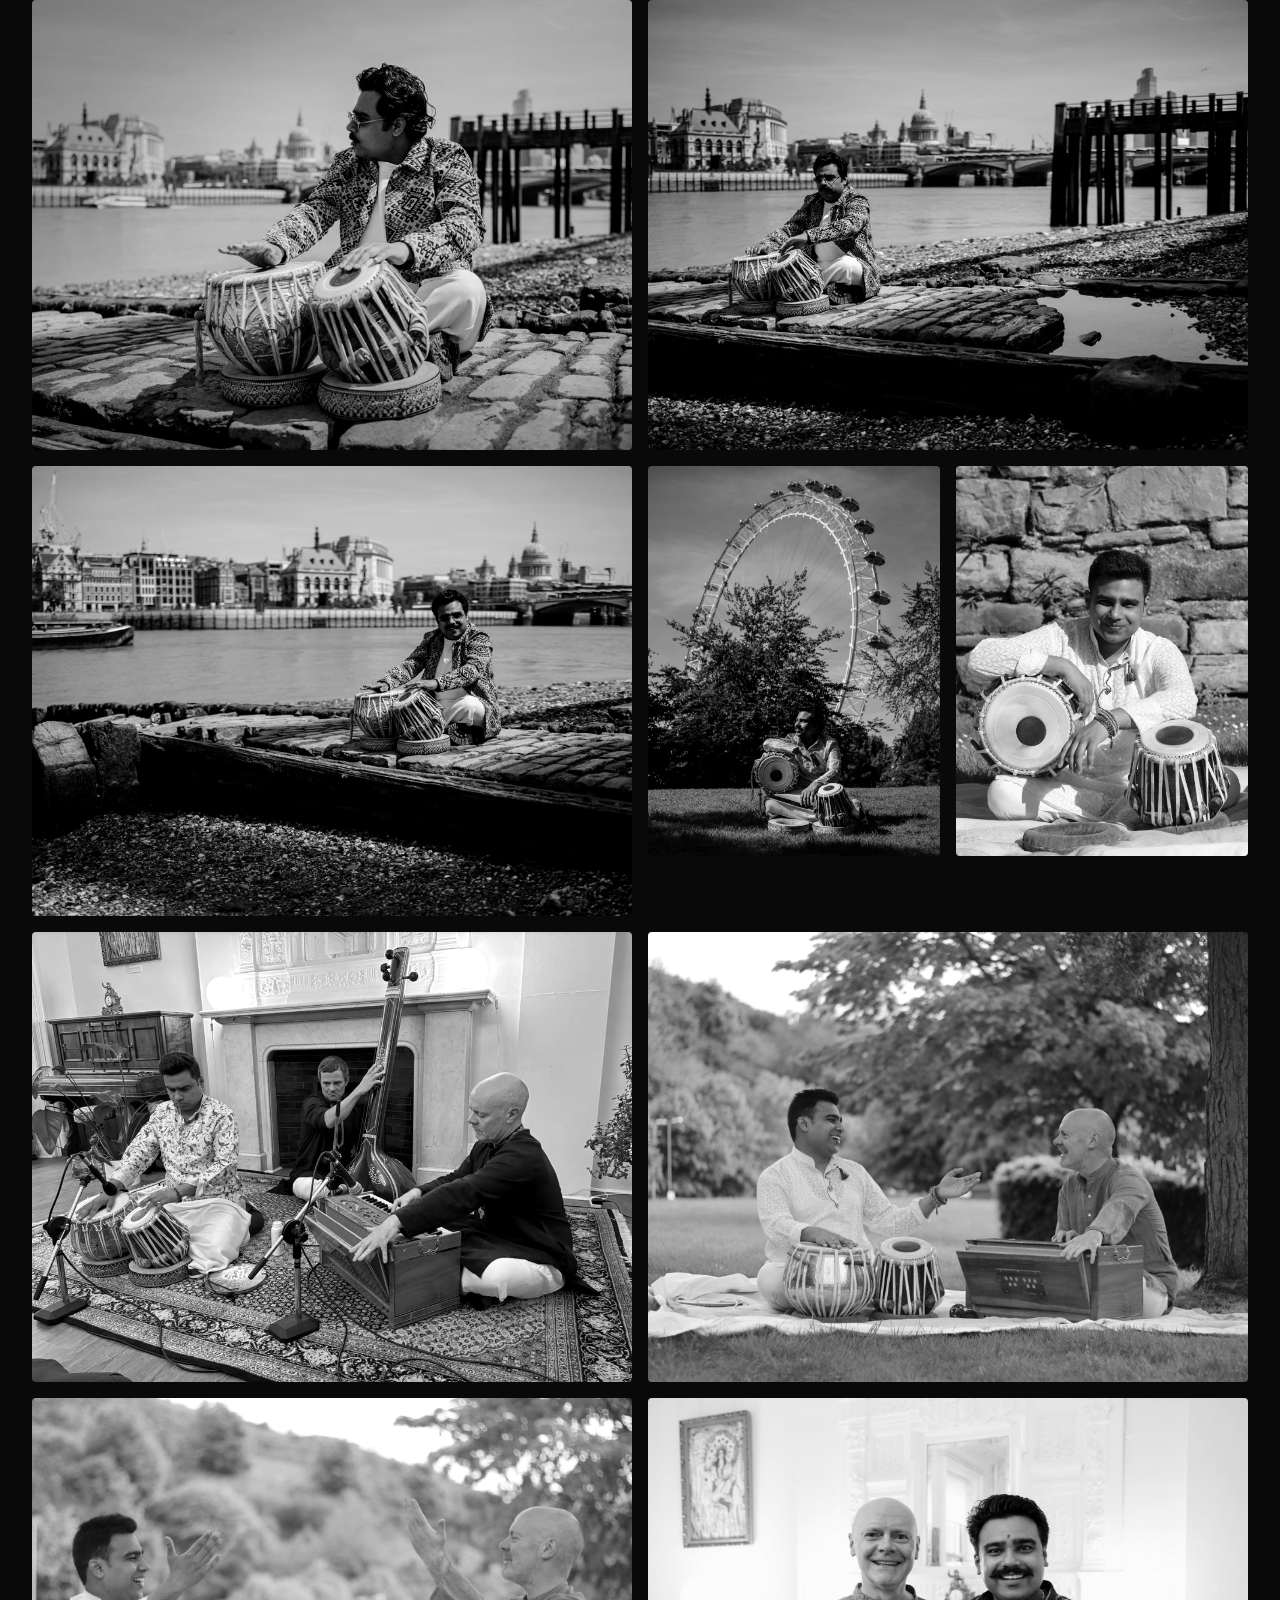
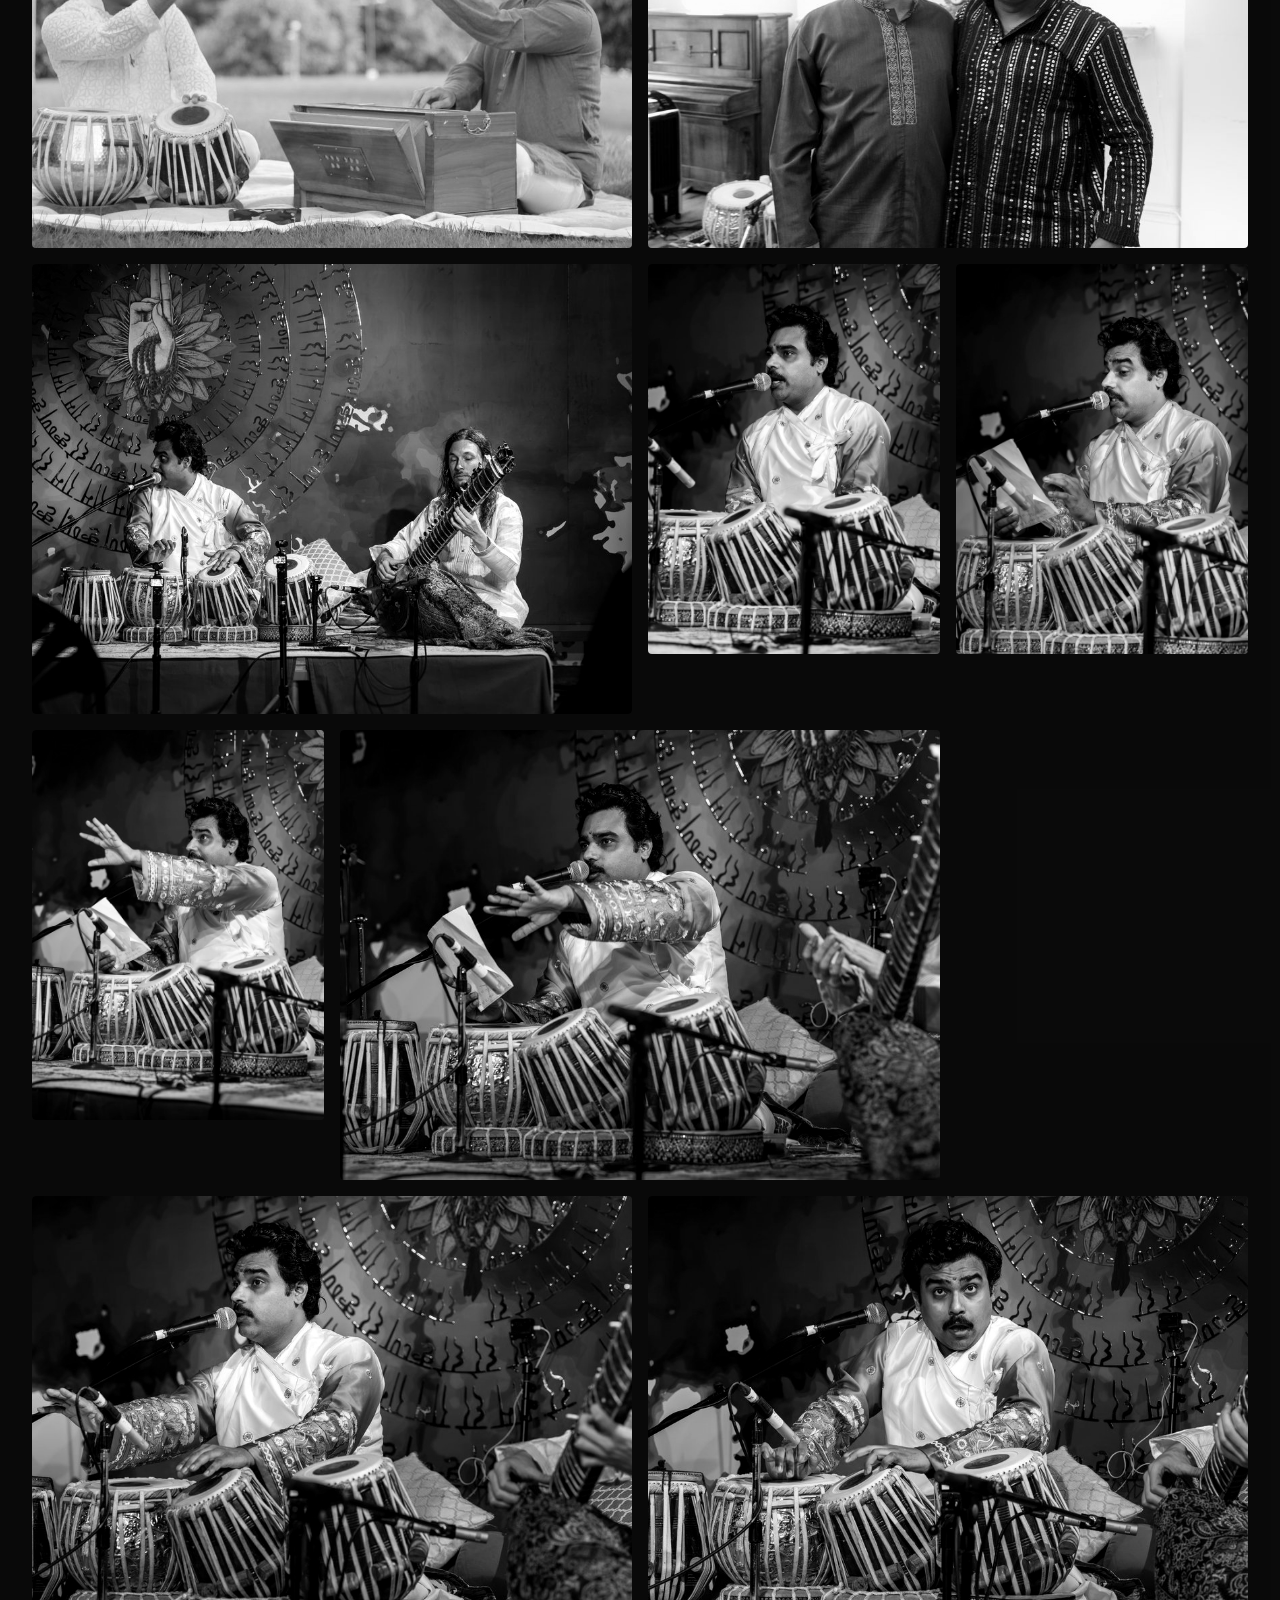
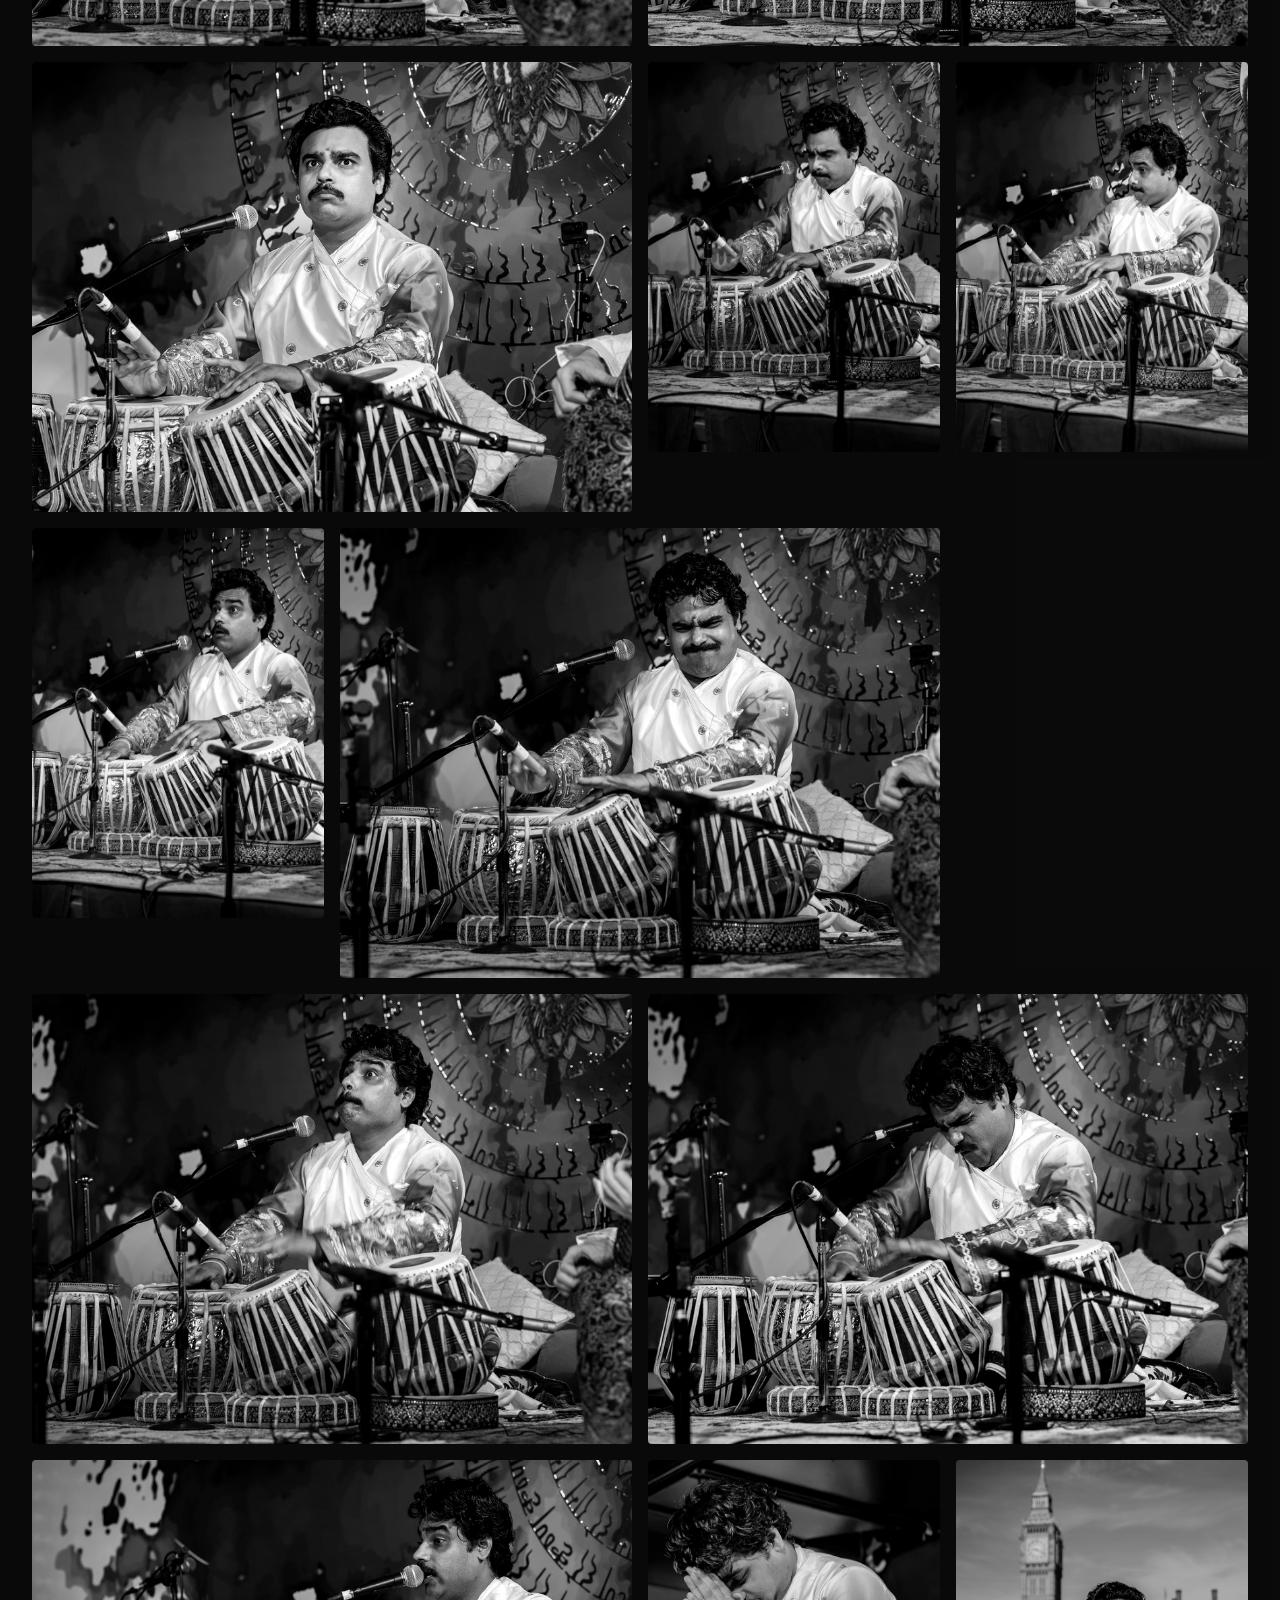
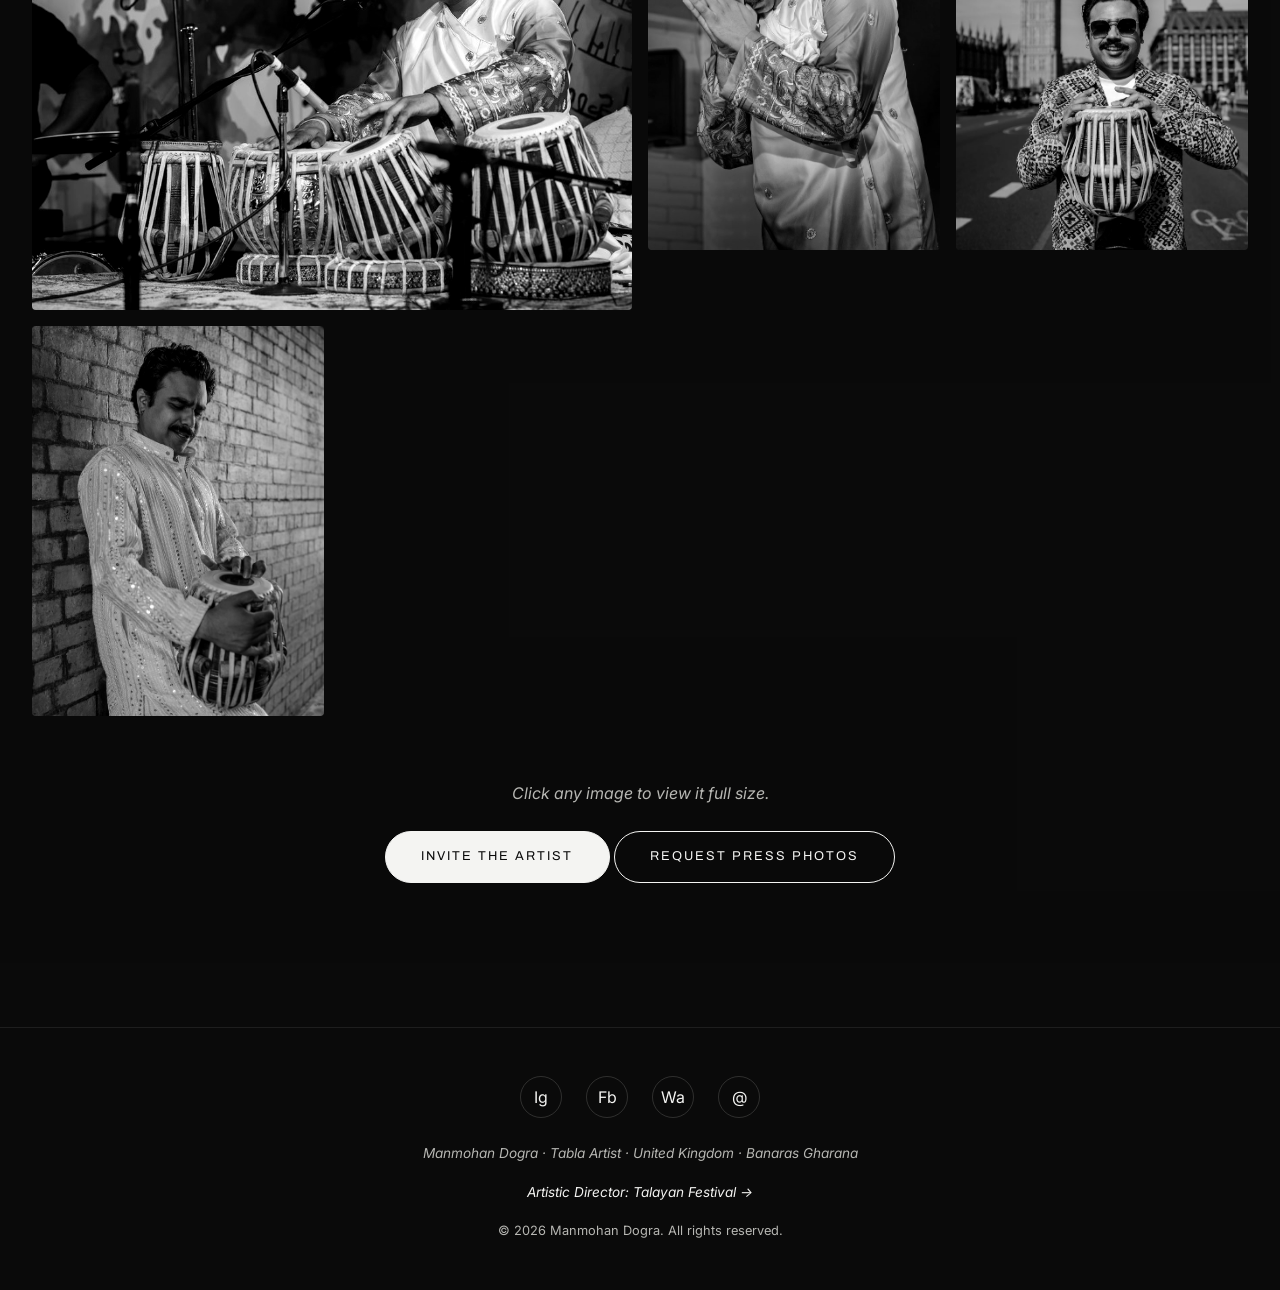
<file: gallery.html>
<!DOCTYPE html>
<html lang="en">
<head>
<meta charset="UTF-8">
<meta name="viewport" content="width=device-width,initial-scale=1">
<title>Gallery — Manmohan Dogra | Tabla Virtuoso</title>
<meta name="description" content="Photo gallery of tabla virtuoso Manmohan Dogra — studio portraits, live performances, collaborations and an editorial series across London.">
<link rel="canonical" href="https://manmohandogra.com/gallery.html">
<link rel="preconnect" href="https://fonts.googleapis.com">
<link rel="preconnect" href="https://fonts.gstatic.com" crossorigin>
<link href="https://fonts.googleapis.com/css2?family=Lora:ital,wght@0,400;0,500;0,600;1,400;1,500&family=Cormorant+Garamond:ital,wght@0,400;0,500;1,400;1,500&display=swap" rel="stylesheet">
<link rel="stylesheet" href="assets/css/main.css">
</head>
<body>

<div id="page-bg" data-bg-category="portrait" aria-hidden="true"></div>

<!-- ================= NAV ================= -->
<nav class="site-nav">
  <div class="nav-inner">
    <a href="index.html" class="brand">MANMOHAN DOGRA</a>
    <button class="nav-toggle" aria-label="Menu">☰</button>
    <ul class="nav-links">
      <li><a href="index.html">Home</a></li>
      <li><a href="about.html">About</a></li>
      <li><a href="events.html">Events</a></li>
      <li><a href="performances.html">Performances</a></li>
      <li><a href="gallery.html">Gallery</a></li>
      <li><a href="videos.html">Videos</a></li>
      <li><a href="press.html">Press</a></li>
      <li><a href="workshops.html">Workshops</a></li>
      <li><a href="book.html">Book</a></li>
      <li><a href="contact.html">Contact</a></li>
    </ul>
  </div>
</nav>

<!-- ================= PAGE HERO ================= -->
<header class="page-hero">
  <span class="eyebrow">In Pictures</span>
  <h1>Gallery</h1>
  <p style="max-width:640px;margin:1.2rem auto 0">Studio portraits, live performances, cross-cultural collaborations and an editorial journey with the tabla across London — moments from a life lived in rhythm.</p>
</header>

<!-- ================= GALLERY ================= -->
<section style="padding-top:1rem">
  <div class="container">

    <div class="gallery-filter">
      <button data-filter="all" class="active">All</button>
      <button data-filter="portrait">Portraits</button>
      <button data-filter="performance">Performances</button>
      <button data-filter="london">Around London</button>
      <button data-filter="collab">Collaborations</button>
    </div>

    <div class="gallery-grid">
      <div class="gallery-item" data-category="portrait" data-full="DSC_6030.jpg">
        <img src="assets/img/thumb/dsc-6030.jpg" alt="Manmohan Dogra — studio portrait with tabla" loading="lazy">
      </div>
      <div class="gallery-item" data-category="portrait" data-full="DSC_6032.jpg">
        <img src="assets/img/thumb/dsc-6032.jpg" alt="Manmohan Dogra — studio portrait with tabla" loading="lazy">
      </div>
      <div class="gallery-item" data-category="portrait" data-full="DSC_6526.jpg">
        <img src="assets/img/thumb/dsc-6526.jpg" alt="Manmohan Dogra — studio portrait with tabla" loading="lazy">
      </div>
      <div class="gallery-item wide" data-category="performance" data-full="DSC00194.jpg">
        <img src="assets/img/thumb/dsc00194.jpg" alt="Manmohan Dogra performing live on tabla" loading="lazy">
      </div>
      <div class="gallery-item" data-category="performance" data-full="Screenshot 2022-11-16 at 17.21.05.PNG">
        <img src="assets/img/thumb/screenshot-2022-11-16-at-17-21-05.jpg" alt="Manmohan Dogra performing live on tabla" loading="lazy">
      </div>
      <div class="gallery-item" data-category="performance" data-full="Z6B_6546.jpg">
        <img src="assets/img/thumb/z6b-6546.jpg" alt="Manmohan Dogra performing live on tabla" loading="lazy">
      </div>
      <div class="gallery-item" data-category="performance" data-full="DSC01903 (2025-08-09T20_53_01.929).JPG">
        <img src="assets/img/thumb/dsc01903-2025-08-09t20-53-01-929.jpg" alt="Manmohan Dogra performing live on tabla" loading="lazy">
      </div>
      <div class="gallery-item wide" data-category="performance" data-full="DSC00212.jpg">
        <img src="assets/img/thumb/dsc00212.jpg" alt="Manmohan Dogra performing live on tabla" loading="lazy">
      </div>
      <div class="gallery-item" data-category="london" data-full="IMG_7710.jpg">
        <img src="assets/img/thumb/img-7710.jpg" alt="Manmohan Dogra with his tabla across London" loading="lazy">
      </div>
      <div class="gallery-item" data-category="london" data-full="IMG_7740.jpg">
        <img src="assets/img/thumb/img-7740.jpg" alt="Manmohan Dogra with his tabla across London" loading="lazy">
      </div>
      <div class="gallery-item" data-category="london" data-full="IMG_7715.jpg">
        <img src="assets/img/thumb/img-7715.jpg" alt="Manmohan Dogra with his tabla across London" loading="lazy">
      </div>
      <div class="gallery-item" data-category="london" data-full="IMG_7719.jpg">
        <img src="assets/img/thumb/img-7719.jpg" alt="Manmohan Dogra with his tabla across London" loading="lazy">
      </div>
      <div class="gallery-item" data-category="london" data-full="IMG_8196.jpg">
        <img src="assets/img/thumb/img-8196.jpg" alt="Manmohan Dogra with his tabla across London" loading="lazy">
      </div>
      <div class="gallery-item" data-category="london" data-full="IMG_8200.jpg">
        <img src="assets/img/thumb/img-8200.jpg" alt="Manmohan Dogra with his tabla across London" loading="lazy">
      </div>
      <div class="gallery-item" data-category="london" data-full="IMG_8368.jpg">
        <img src="assets/img/thumb/img-8368.jpg" alt="Manmohan Dogra with his tabla across London" loading="lazy">
      </div>
      <div class="gallery-item" data-category="london" data-full="IMG_8405.jpg">
        <img src="assets/img/thumb/img-8405.jpg" alt="Manmohan Dogra with his tabla across London" loading="lazy">
      </div>
      <div class="gallery-item" data-category="london" data-full="IMG_8180.jpg">
        <img src="assets/img/thumb/img-8180.jpg" alt="Manmohan Dogra with his tabla across London" loading="lazy">
      </div>
      <div class="gallery-item" data-category="london" data-full="IMG_8541.jpg">
        <img src="assets/img/thumb/img-8541.jpg" alt="Manmohan Dogra with his tabla across London" loading="lazy">
      </div>
      <div class="gallery-item" data-category="london" data-full="IMG_8542.jpg">
        <img src="assets/img/thumb/img-8542.jpg" alt="Manmohan Dogra with his tabla across London" loading="lazy">
      </div>
      <div class="gallery-item wide" data-category="london" data-full="IMG_8609.jpg">
        <img src="assets/img/thumb/img-8609.jpg" alt="Manmohan Dogra with his tabla across London" loading="lazy">
      </div>
      <div class="gallery-item wide" data-category="london" data-full="IMG_8612.jpg">
        <img src="assets/img/thumb/img-8612.jpg" alt="Manmohan Dogra with his tabla across London" loading="lazy">
      </div>
      <div class="gallery-item wide" data-category="london" data-full="IMG_8709.jpg">
        <img src="assets/img/thumb/img-8709.jpg" alt="Manmohan Dogra with his tabla across London" loading="lazy">
      </div>
      <div class="gallery-item wide" data-category="london" data-full="IMG_8713.jpg">
        <img src="assets/img/thumb/img-8713.jpg" alt="Manmohan Dogra with his tabla across London" loading="lazy">
      </div>
      <div class="gallery-item" data-category="london" data-full="IMG_8048.jpg">
        <img src="assets/img/thumb/img-8048.jpg" alt="Manmohan Dogra with his tabla across London" loading="lazy">
      </div>
      <div class="gallery-item" data-category="london" data-full="IMG_4501.JPG">
        <img src="assets/img/thumb/img-4501.jpg" alt="Manmohan Dogra with his tabla across London" loading="lazy">
      </div>
      <div class="gallery-item wide" data-category="collab" data-full="IMG-20240823-WA0000.jpg">
        <img src="assets/img/thumb/img-20240823-wa0000.jpg" alt="Manmohan Dogra in collaboration with fellow musicians" loading="lazy">
      </div>
      <div class="gallery-item wide" data-category="collab" data-full="IMG_4127.JPG">
        <img src="assets/img/thumb/img-4127.jpg" alt="Manmohan Dogra in collaboration with fellow musicians" loading="lazy">
      </div>
      <div class="gallery-item wide" data-category="collab" data-full="IMG_4200.JPG">
        <img src="assets/img/thumb/img-4200.jpg" alt="Manmohan Dogra in collaboration with fellow musicians" loading="lazy">
      </div>
      <div class="gallery-item wide" data-category="collab" data-full="Z6B_6554.jpg">
        <img src="assets/img/thumb/z6b-6554.jpg" alt="Manmohan Dogra in collaboration with fellow musicians" loading="lazy">
      </div>
      <div class="gallery-item wide" data-category="performance" data-full="CONCERT_0001.jpg">
        <img src="assets/img/thumb/concert-0001.jpg" alt="Manmohan Dogra performing live on tabla" loading="lazy">
      </div>
      <div class="gallery-item" data-category="performance" data-full="CONCERT_0003.jpg">
        <img src="assets/img/thumb/concert-0003.jpg" alt="Manmohan Dogra performing live on tabla" loading="lazy">
      </div>
      <div class="gallery-item" data-category="performance" data-full="CONCERT_0004.jpg">
        <img src="assets/img/thumb/concert-0004.jpg" alt="Manmohan Dogra performing live on tabla" loading="lazy">
      </div>
      <div class="gallery-item" data-category="performance" data-full="CONCERT_0005.jpg">
        <img src="assets/img/thumb/concert-0005.jpg" alt="Manmohan Dogra performing live on tabla" loading="lazy">
      </div>
      <div class="gallery-item wide" data-category="performance" data-full="CONCERT_0006.jpg">
        <img src="assets/img/thumb/concert-0006.jpg" alt="Manmohan Dogra performing live on tabla" loading="lazy">
      </div>
      <div class="gallery-item wide" data-category="performance" data-full="CONCERT_0020.jpg">
        <img src="assets/img/thumb/concert-0020.jpg" alt="Manmohan Dogra performing live on tabla" loading="lazy">
      </div>
      <div class="gallery-item wide" data-category="performance" data-full="CONCERT_0021.jpg">
        <img src="assets/img/thumb/concert-0021.jpg" alt="Manmohan Dogra performing live on tabla" loading="lazy">
      </div>
      <div class="gallery-item wide" data-category="performance" data-full="CONCERT_0022.jpg">
        <img src="assets/img/thumb/concert-0022.jpg" alt="Manmohan Dogra performing live on tabla" loading="lazy">
      </div>
      <div class="gallery-item" data-category="performance" data-full="CONCERT_0025.jpg">
        <img src="assets/img/thumb/concert-0025.jpg" alt="Manmohan Dogra performing live on tabla" loading="lazy">
      </div>
      <div class="gallery-item" data-category="performance" data-full="CONCERT_0026.jpg">
        <img src="assets/img/thumb/concert-0026.jpg" alt="Manmohan Dogra performing live on tabla" loading="lazy">
      </div>
      <div class="gallery-item" data-category="performance" data-full="CONCERT_0027.jpg">
        <img src="assets/img/thumb/concert-0027.jpg" alt="Manmohan Dogra performing live on tabla" loading="lazy">
      </div>
      <div class="gallery-item wide" data-category="performance" data-full="CONCERT_0034.jpg">
        <img src="assets/img/thumb/concert-0034.jpg" alt="Manmohan Dogra performing live on tabla" loading="lazy">
      </div>
      <div class="gallery-item wide" data-category="performance" data-full="CONCERT_0035.jpg">
        <img src="assets/img/thumb/concert-0035.jpg" alt="Manmohan Dogra performing live on tabla" loading="lazy">
      </div>
      <div class="gallery-item wide" data-category="performance" data-full="CONCERT_0037.jpg">
        <img src="assets/img/thumb/concert-0037.jpg" alt="Manmohan Dogra performing live on tabla" loading="lazy">
      </div>
      <div class="gallery-item wide" data-category="performance" data-full="CONCERT_0041.jpg">
        <img src="assets/img/thumb/concert-0041.jpg" alt="Manmohan Dogra performing live on tabla" loading="lazy">
      </div>
      <div class="gallery-item" data-category="performance" data-full="CONCERT_0065.jpg">
        <img src="assets/img/thumb/concert-0065.jpg" alt="Manmohan Dogra backstage before a performance" loading="lazy">
      </div>
      <div class="gallery-item" data-category="london" data-full="IMG_7757.jpg">
        <img src="assets/img/thumb/img-7757.jpg" alt="Manmohan Dogra with his tabla by Big Ben, London" loading="lazy">
      </div>
      <div class="gallery-item" data-category="portrait" data-full="IMG_8129 copy.jpg">
        <img src="assets/img/thumb/img-8129-copy.jpg" alt="Manmohan Dogra — editorial portrait with tabla" loading="lazy">
      </div>
    </div>

    <div class="text-center mt-4">
      <p class="serif" style="color:var(--text-muted);font-style:italic;margin-bottom:1.5rem">Click any image to view it full size.</p>
      <a href="book.html" class="btn btn-primary">Invite the Artist</a>
      <a href="contact.html" class="btn">Request Press Photos</a>
    </div>

  </div>
</section>

<!-- ================= FOOTER ================= -->
<footer class="site-footer">
  <div class="socials">
    <a href="https://www.instagram.com/manmohandogra_official" target="_blank" rel="noopener" aria-label="Instagram">Ig</a>
    <a href="https://www.facebook.com/profile.php?id=100010316465657" target="_blank" rel="noopener" aria-label="Facebook">Fb</a>
    <a href="#" data-whatsapp="link" target="_blank" rel="noopener" aria-label="WhatsApp">Wa</a>
    <a href="#" data-email="link" aria-label="Email">@</a>
  </div>
  <p class="copy">Manmohan Dogra · Tabla Artist · United Kingdom · Banaras Gharana</p>
  <p class="copy" style="margin-top:0.6rem;font-size:0.85rem"><a href="https://talayanfestival.com/#top" target="_blank" rel="noopener" style="color:var(--accent)">Artistic Director: Talayan Festival →</a></p>
  <p style="margin-top:0.5rem;font-size:0.8rem">&copy; <span id="yr"></span> Manmohan Dogra. All rights reserved.</p>
</footer>

<!-- ================= THEME SWITCHER ================= -->
<div class="theme-switch" aria-label="Theme switcher">
  <span class="label">Theme</span>
  <button data-set="royal-banaras" title="Royal Banaras"></button>
  <button data-set="varanasi-dusk" title="Varanasi Dusk"></button>
  <button data-set="temple-saffron" title="Temple Saffron"></button>
  <button data-set="midnight-concert" title="Midnight Concert"></button>
  <button data-set="editorial-raga" title="Editorial Raga"></button>
  <button data-set="peacock-teal" title="Peacock Teal"></button>
</div>

<script>document.getElementById('yr').textContent = new Date().getFullYear();</script>
<script src="assets/js/app.js"></script>
</body>
</html>
</file>
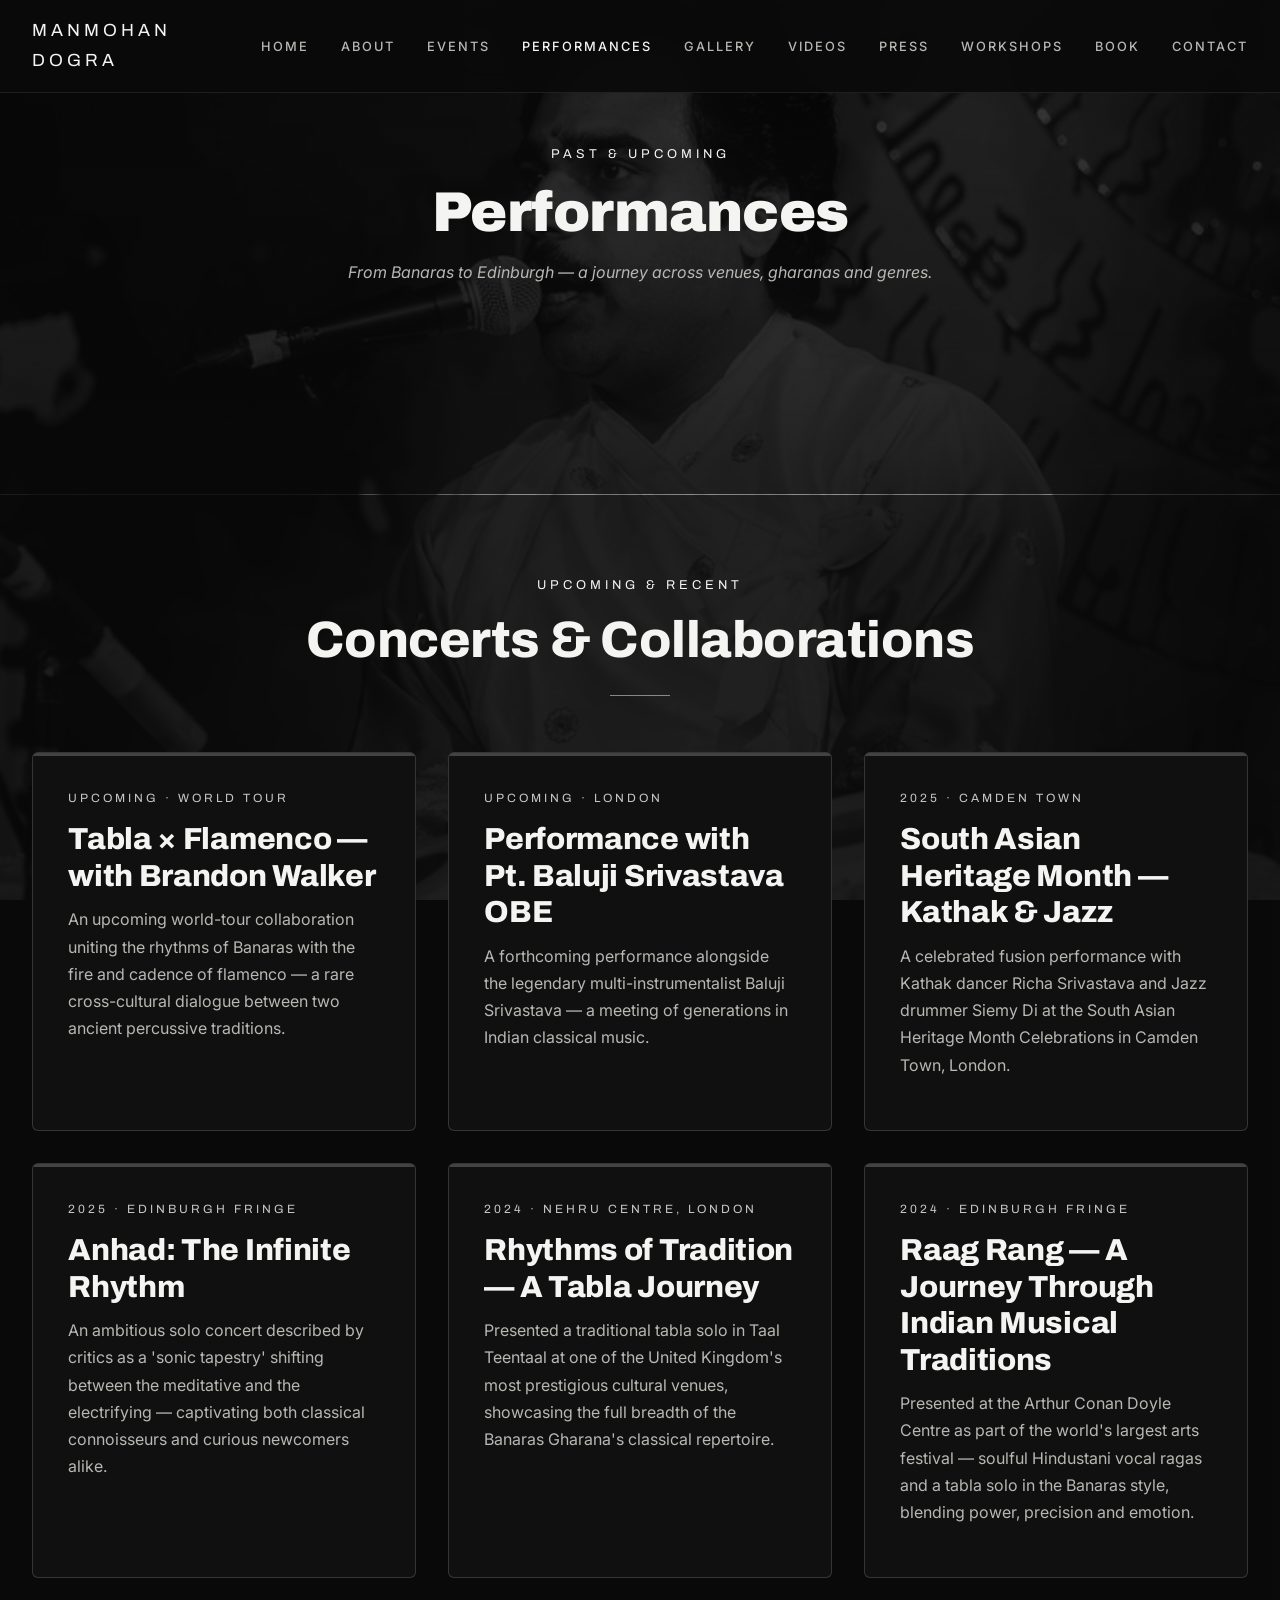
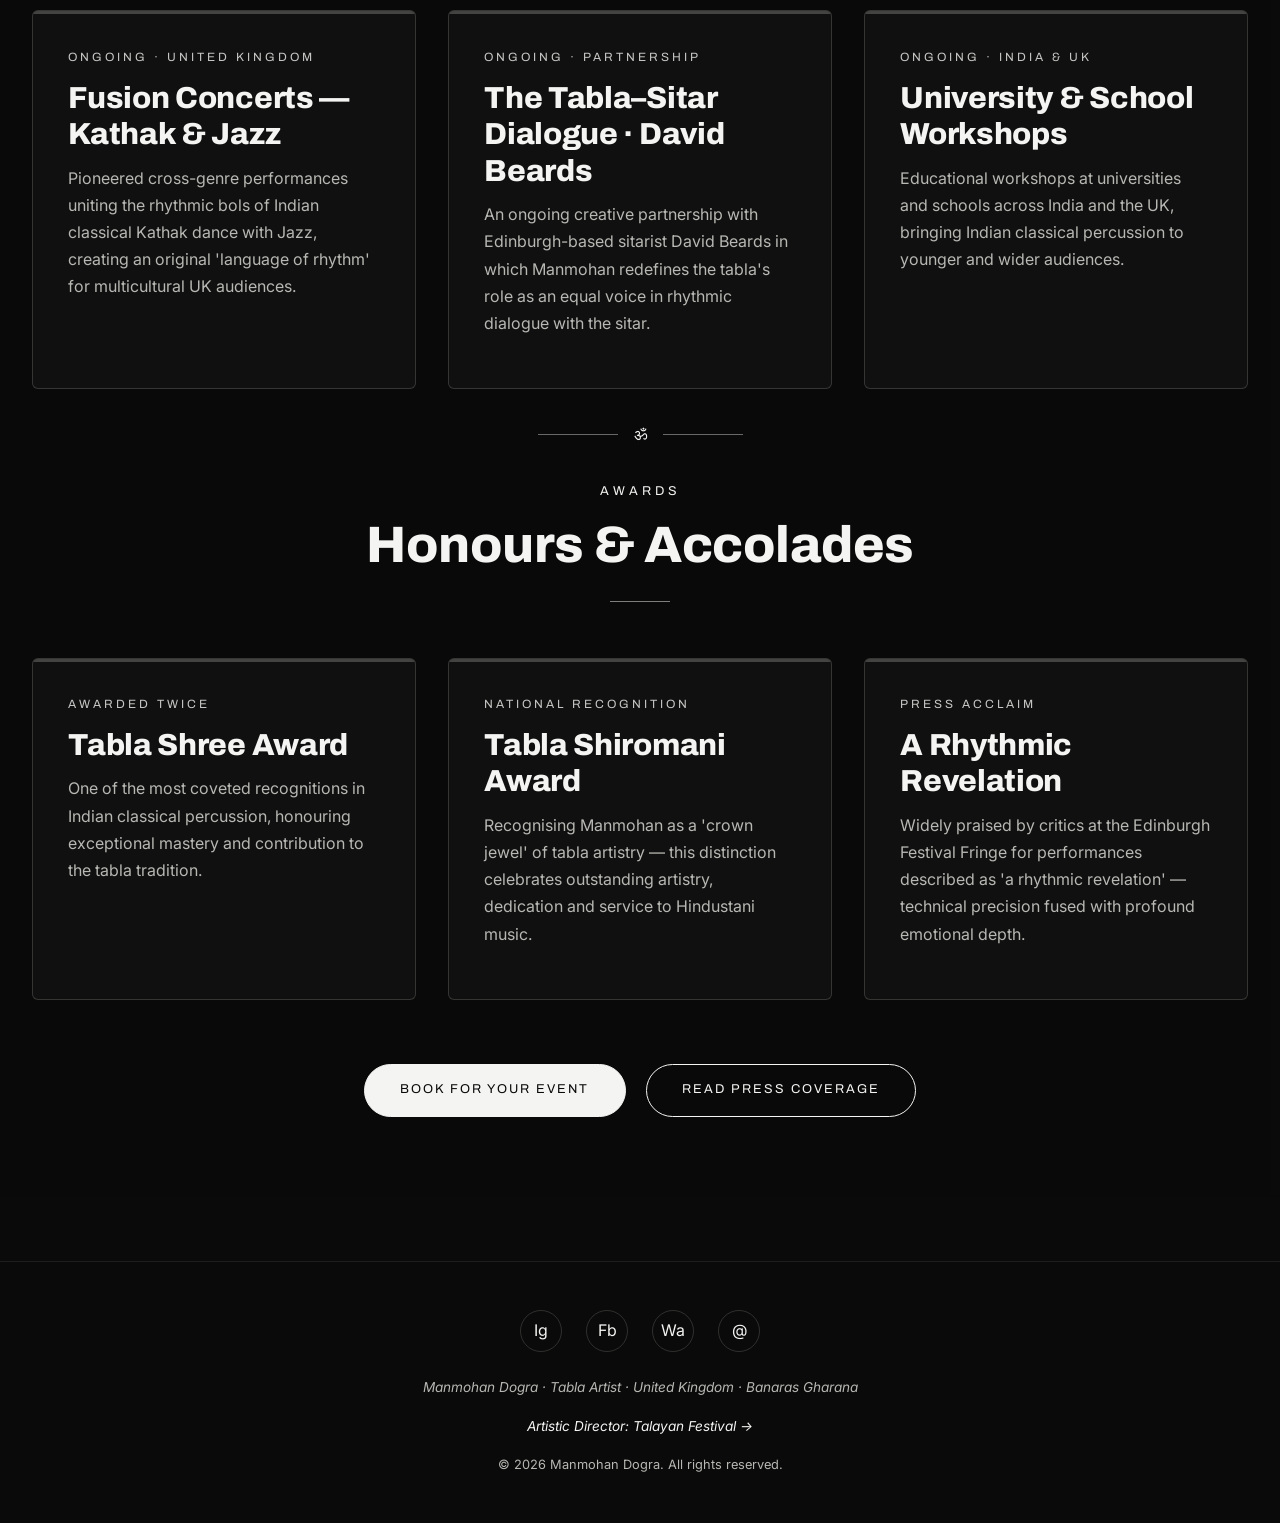
<file: performances.html>
<!DOCTYPE html>
<html lang="en">
<head>
<meta charset="UTF-8">
<meta name="viewport" content="width=device-width,initial-scale=1">
<title>Performances — Manmohan Dogra | Tabla Virtuoso</title>
<meta name="description" content="Performances by Manmohan Dogra including Edinburgh Festival Fringe, Nehru Centre London, and collaborations with David Beards, Brandon Walker and Baluji Srivastava.">
<link rel="preconnect" href="https://fonts.googleapis.com">
<link rel="preconnect" href="https://fonts.gstatic.com" crossorigin>
<link href="https://fonts.googleapis.com/css2?family=Lora:ital,wght@0,400;0,500;0,600;1,400;1,500&family=Cormorant+Garamond:ital,wght@0,400;0,500;1,400;1,500&display=swap" rel="stylesheet">
<link rel="stylesheet" href="assets/css/main.css">
</head>
<body>

<div id="page-bg" data-bg-category="performance" aria-hidden="true"></div>

<nav class="site-nav">
  <div class="nav-inner">
    <a href="index.html" class="brand">MANMOHAN DOGRA</a>
    <button class="nav-toggle" aria-label="Menu">☰</button>
    <ul class="nav-links">
      <li><a href="index.html">Home</a></li>
      <li><a href="about.html">About</a></li>
      <li><a href="events.html">Events</a></li>
      <li><a href="performances.html">Performances</a></li>
      <li><a href="gallery.html">Gallery</a></li>
      <li><a href="videos.html">Videos</a></li>
      <li><a href="press.html">Press</a></li>
      <li><a href="workshops.html">Workshops</a></li>
      <li><a href="book.html">Book</a></li>
      <li><a href="contact.html">Contact</a></li>
    </ul>
  </div>
</nav>

<header class="page-hero">
  <span class="eyebrow">Past &amp; Upcoming</span>
  <h1>Performances</h1>
  <p style="max-width:640px;margin:1rem auto 0;color:var(--text-muted)" class="serif">From Banaras to Edinburgh — a journey across venues, gharanas and genres.</p>
</header>

<section>
  <div class="container">

    <div class="section-head">
      <span class="eyebrow">Upcoming &amp; Recent</span>
      <h2>Concerts &amp; Collaborations</h2>
      <span class="dash"></span>
    </div>

    <div class="grid grid-2">
      <article class="card">
        <div class="meta">Upcoming · World Tour</div>
        <h3>Tabla × Flamenco — with Brandon Walker</h3>
        <p>An upcoming world-tour collaboration uniting the rhythms of Banaras with the fire and cadence of flamenco — a rare cross-cultural dialogue between two ancient percussive traditions.</p>
      </article>

      <article class="card">
        <div class="meta">Upcoming · London</div>
        <h3>Performance with Pt. Baluji Srivastava OBE</h3>
        <p>A forthcoming performance alongside the legendary multi-instrumentalist Baluji Srivastava — a meeting of generations in Indian classical music.</p>
      </article>

      <article class="card">
        <div class="meta">2025 · Camden Town</div>
        <h3>South Asian Heritage Month — Kathak &amp; Jazz</h3>
        <p>A celebrated fusion performance with Kathak dancer Richa Srivastava and Jazz drummer Siemy Di at the South Asian Heritage Month Celebrations in Camden Town, London.</p>
      </article>

      <article class="card">
        <div class="meta">2025 · Edinburgh Fringe</div>
        <h3>Anhad: The Infinite Rhythm</h3>
        <p>An ambitious solo concert described by critics as a 'sonic tapestry' shifting between the meditative and the electrifying — captivating both classical connoisseurs and curious newcomers alike.</p>
      </article>

      <article class="card">
        <div class="meta">2024 · Nehru Centre, London</div>
        <h3>Rhythms of Tradition — A Tabla Journey</h3>
        <p>Presented a traditional tabla solo in Taal Teentaal at one of the United Kingdom's most prestigious cultural venues, showcasing the full breadth of the Banaras Gharana's classical repertoire.</p>
      </article>

      <article class="card">
        <div class="meta">2024 · Edinburgh Fringe</div>
        <h3>Raag Rang — A Journey Through Indian Musical Traditions</h3>
        <p>Presented at the Arthur Conan Doyle Centre as part of the world's largest arts festival — soulful Hindustani vocal ragas and a tabla solo in the Banaras style, blending power, precision and emotion.</p>
      </article>

      <article class="card">
        <div class="meta">Ongoing · United Kingdom</div>
        <h3>Fusion Concerts — Kathak &amp; Jazz</h3>
        <p>Pioneered cross-genre performances uniting the rhythmic bols of Indian classical Kathak dance with Jazz, creating an original 'language of rhythm' for multicultural UK audiences.</p>
      </article>

      <article class="card">
        <div class="meta">Ongoing · Partnership</div>
        <h3>The Tabla–Sitar Dialogue · David Beards</h3>
        <p>An ongoing creative partnership with Edinburgh-based sitarist David Beards in which Manmohan redefines the tabla's role as an equal voice in rhythmic dialogue with the sitar.</p>
      </article>

      <article class="card">
        <div class="meta">Ongoing · India &amp; UK</div>
        <h3>University &amp; School Workshops</h3>
        <p>Educational workshops at universities and schools across India and the UK, bringing Indian classical percussion to younger and wider audiences.</p>
      </article>
    </div>

    <div class="ornament"><span>ॐ</span></div>

    <div class="section-head">
      <span class="eyebrow">Awards</span>
      <h2>Honours &amp; Accolades</h2>
      <span class="dash"></span>
    </div>

    <div class="grid grid-3">
      <div class="card">
        <div class="meta">Awarded Twice</div>
        <h3>Tabla Shree Award</h3>
        <p>One of the most coveted recognitions in Indian classical percussion, honouring exceptional mastery and contribution to the tabla tradition.</p>
      </div>
      <div class="card">
        <div class="meta">National Recognition</div>
        <h3>Tabla Shiromani Award</h3>
        <p>Recognising Manmohan as a 'crown jewel' of tabla artistry — this distinction celebrates outstanding artistry, dedication and service to Hindustani music.</p>
      </div>
      <div class="card">
        <div class="meta">Press Acclaim</div>
        <h3>A Rhythmic Revelation</h3>
        <p>Widely praised by critics at the Edinburgh Festival Fringe for performances described as 'a rhythmic revelation' — technical precision fused with profound emotional depth.</p>
      </div>
    </div>

    <div class="text-center mt-4">
      <a href="book.html" class="btn btn-primary">Book for Your Event</a>
      <a href="press.html" class="btn" style="margin-left:1rem">Read Press Coverage</a>
    </div>
  </div>
</section>

<footer class="site-footer">
  <div class="socials">
    <a href="https://www.instagram.com/manmohandogra_official" target="_blank" rel="noopener">Ig</a>
    <a href="https://www.facebook.com/profile.php?id=100010316465657" target="_blank" rel="noopener">Fb</a>
    <a href="#" data-whatsapp="link" target="_blank" rel="noopener">Wa</a>
    <a href="#" data-email="link">@</a>
  </div>
  <p class="copy">Manmohan Dogra · Tabla Artist · United Kingdom · Banaras Gharana</p>
  <p class="copy" style="margin-top:0.6rem;font-size:0.85rem"><a href="https://talayanfestival.com/#top" target="_blank" rel="noopener" style="color:var(--accent)">Artistic Director: Talayan Festival →</a></p>
  <p style="margin-top:0.5rem;font-size:0.8rem">&copy; <span id="yr"></span> Manmohan Dogra. All rights reserved.</p>
</footer>

<div class="theme-switch" aria-label="Theme switcher">
  <span class="label">Theme</span>
  <button data-set="royal-banaras" title="Royal Banaras"></button>
  <button data-set="varanasi-dusk" title="Varanasi Dusk"></button>
  <button data-set="temple-saffron" title="Temple Saffron"></button>
  <button data-set="midnight-concert" title="Midnight Concert"></button>
  <button data-set="editorial-raga" title="Editorial Raga"></button>
  <button data-set="peacock-teal" title="Peacock Teal"></button>
</div>
<script>document.getElementById('yr').textContent = new Date().getFullYear();</script>
<script src="assets/js/app.js"></script>
</body>
</html>
</file>
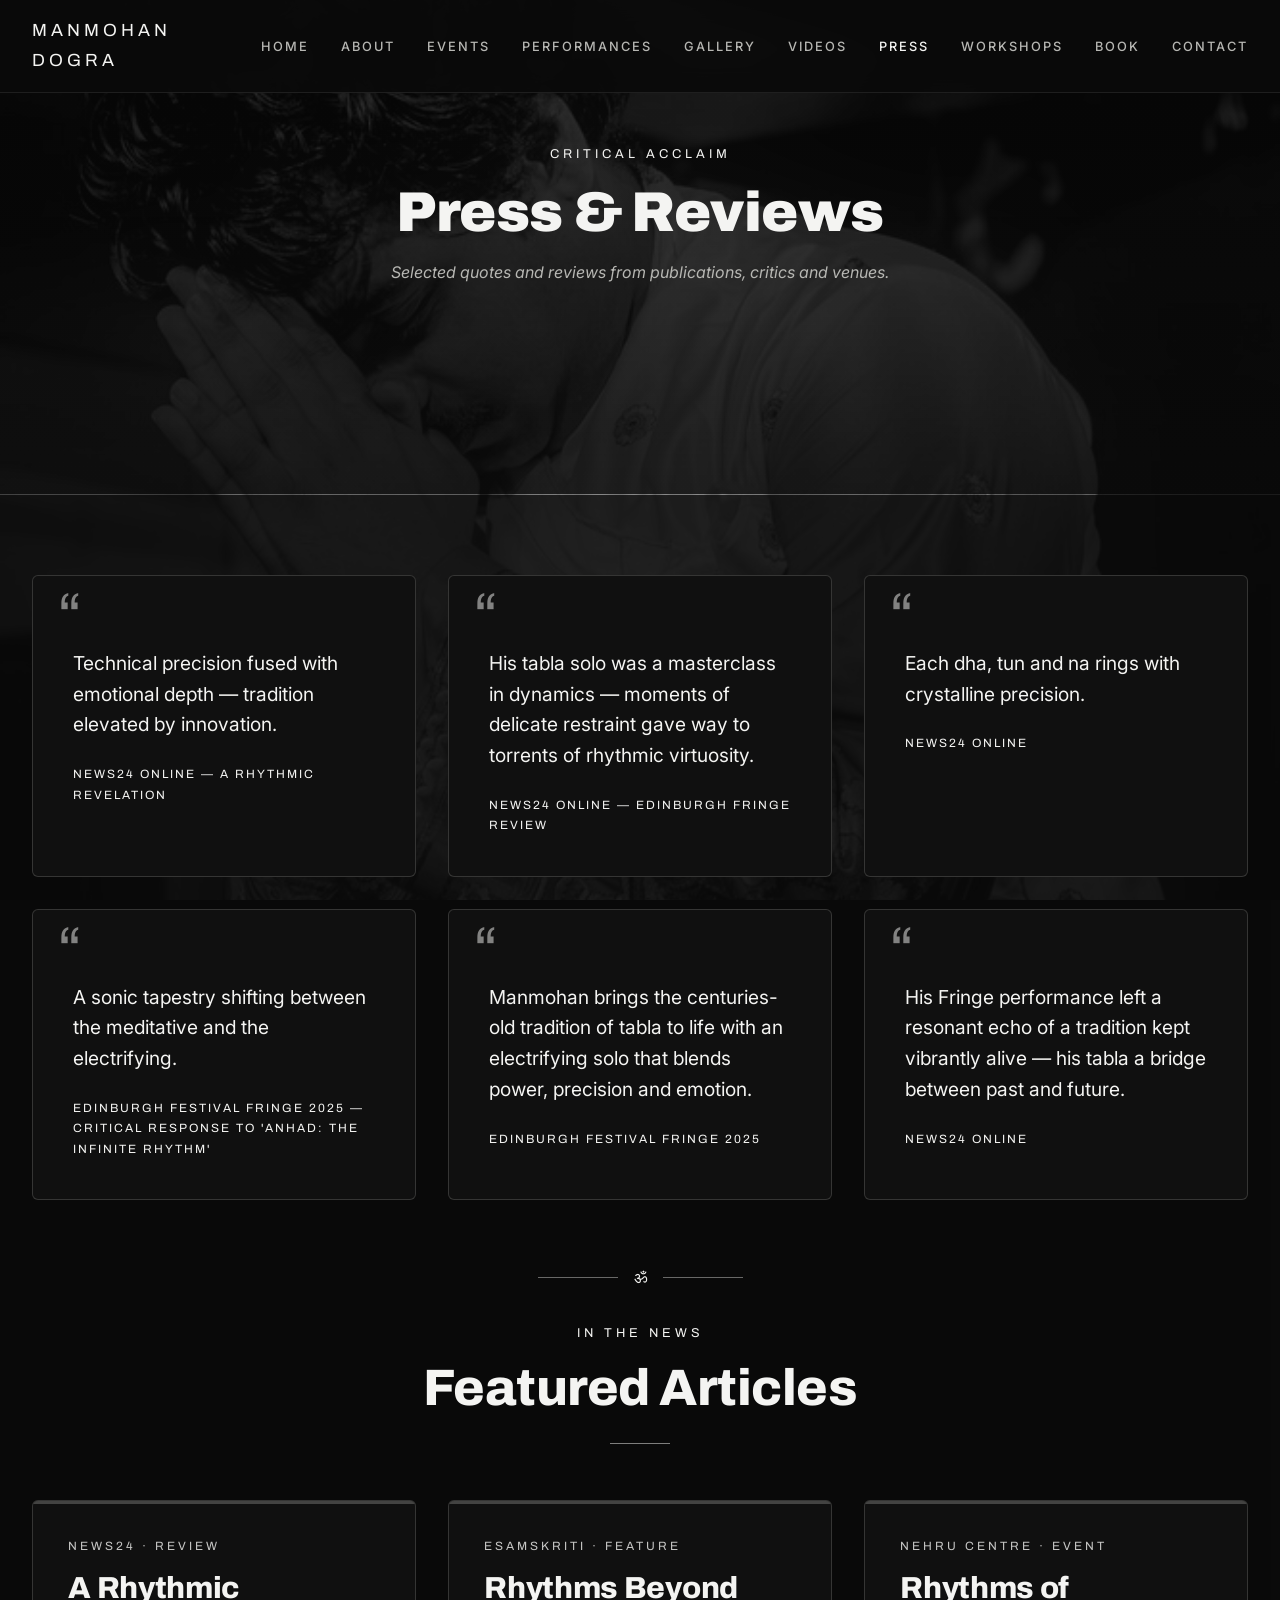
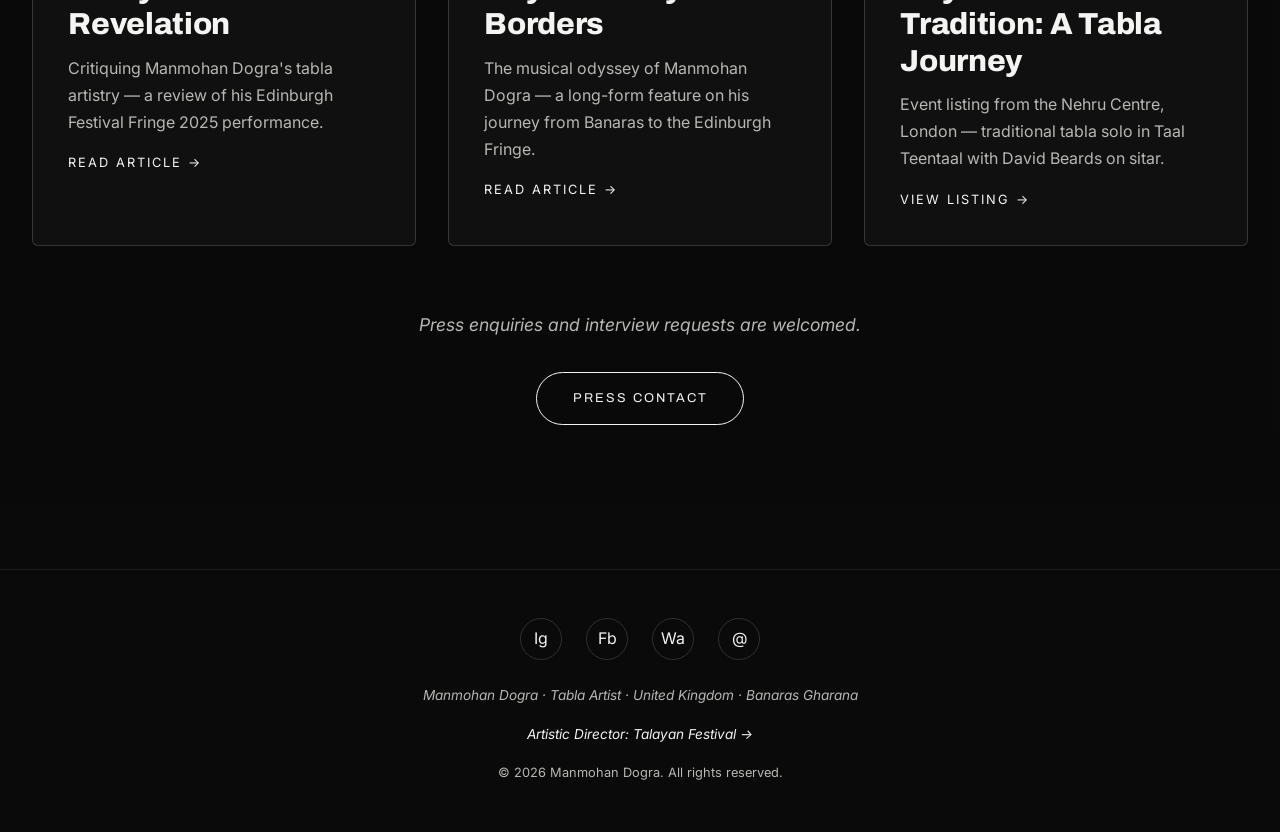
<file: press.html>
<!DOCTYPE html>
<html lang="en">
<head>
<meta charset="UTF-8">
<meta name="viewport" content="width=device-width,initial-scale=1">
<title>Press — Manmohan Dogra | Tabla Virtuoso</title>
<meta name="description" content="Press coverage, critical reviews and quotes about tabla virtuoso Manmohan Dogra's performances.">
<link rel="preconnect" href="https://fonts.googleapis.com">
<link rel="preconnect" href="https://fonts.gstatic.com" crossorigin>
<link href="https://fonts.googleapis.com/css2?family=Lora:ital,wght@0,400;0,500;0,600;1,400;1,500&family=Cormorant+Garamond:ital,wght@0,400;0,500;1,400;1,500&display=swap" rel="stylesheet">
<link rel="stylesheet" href="assets/css/main.css">
</head>
<body>

<div id="page-bg" data-bg-category="performance" aria-hidden="true"></div>

<nav class="site-nav">
  <div class="nav-inner">
    <a href="index.html" class="brand">MANMOHAN DOGRA</a>
    <button class="nav-toggle" aria-label="Menu">☰</button>
    <ul class="nav-links">
      <li><a href="index.html">Home</a></li>
      <li><a href="about.html">About</a></li>
      <li><a href="events.html">Events</a></li>
      <li><a href="performances.html">Performances</a></li>
      <li><a href="gallery.html">Gallery</a></li>
      <li><a href="videos.html">Videos</a></li>
      <li><a href="press.html">Press</a></li>
      <li><a href="workshops.html">Workshops</a></li>
      <li><a href="book.html">Book</a></li>
      <li><a href="contact.html">Contact</a></li>
    </ul>
  </div>
</nav>

<header class="page-hero">
  <span class="eyebrow">Critical Acclaim</span>
  <h1>Press &amp; Reviews</h1>
  <p style="max-width:640px;margin:1rem auto 0;color:var(--text-muted)" class="serif">Selected quotes and reviews from publications, critics and venues.</p>
</header>

<section>
  <div class="container">

    <div class="grid grid-2">

      <div class="press-card">
        <blockquote>Technical precision fused with emotional depth — tradition elevated by innovation.</blockquote>
        <div class="source"><a href="https://news24online.com/entertainment/a-rhythmic-revelation-critiquing-manmohan-dogras-tabla-artistry/628805/" target="_blank" rel="noopener">News24 Online — A Rhythmic Revelation</a></div>
      </div>

      <div class="press-card">
        <blockquote>His tabla solo was a masterclass in dynamics — moments of delicate restraint gave way to torrents of rhythmic virtuosity.</blockquote>
        <div class="source"><a href="https://news24online.com/entertainment/a-rhythmic-revelation-critiquing-manmohan-dogras-tabla-artistry/628805/" target="_blank" rel="noopener">News24 Online — Edinburgh Fringe Review</a></div>
      </div>

      <div class="press-card">
        <blockquote>Each dha, tun and na rings with crystalline precision.</blockquote>
        <div class="source"><a href="https://news24online.com/entertainment/a-rhythmic-revelation-critiquing-manmohan-dogras-tabla-artistry/628805/" target="_blank" rel="noopener">News24 Online</a></div>
      </div>

      <div class="press-card">
        <blockquote>A sonic tapestry shifting between the meditative and the electrifying.</blockquote>
        <div class="source">Edinburgh Festival Fringe 2025 — critical response to 'Anhad: The Infinite Rhythm'</div>
      </div>

      <div class="press-card">
        <blockquote>Manmohan brings the centuries-old tradition of tabla to life with an electrifying solo that blends power, precision and emotion.</blockquote>
        <div class="source">Edinburgh Festival Fringe 2025</div>
      </div>

      <div class="press-card">
        <blockquote>His Fringe performance left a resonant echo of a tradition kept vibrantly alive — his tabla a bridge between past and future.</blockquote>
        <div class="source"><a href="https://news24online.com/entertainment/a-rhythmic-revelation-critiquing-manmohan-dogras-tabla-artistry/628805/" target="_blank" rel="noopener">News24 Online</a></div>
      </div>

    </div>

    <div class="ornament mt-4"><span>ॐ</span></div>

    <div class="section-head">
      <span class="eyebrow">In the News</span>
      <h2>Featured Articles</h2>
      <span class="dash"></span>
    </div>

    <div class="grid grid-3">
      <a class="card" href="https://news24online.com/entertainment/a-rhythmic-revelation-critiquing-manmohan-dogras-tabla-artistry/628805/" target="_blank" rel="noopener">
        <div class="meta">News24 · Review</div>
        <h3>A Rhythmic Revelation</h3>
        <p>Critiquing Manmohan Dogra's tabla artistry — a review of his Edinburgh Festival Fringe 2025 performance.</p>
        <div style="color:var(--accent);margin-top:1rem;letter-spacing:2px;font-size:0.8rem">READ ARTICLE →</div>
      </a>

      <a class="card" href="https://www.esamskriti.com/e/Culture/Music/Rhythms-Beyond-Borders-~-The-Musical-Odyssey-Of-Manmohan-Dogra-1.aspx" target="_blank" rel="noopener">
        <div class="meta">eSamskriti · Feature</div>
        <h3>Rhythms Beyond Borders</h3>
        <p>The musical odyssey of Manmohan Dogra — a long-form feature on his journey from Banaras to the Edinburgh Fringe.</p>
        <div style="color:var(--accent);margin-top:1rem;letter-spacing:2px;font-size:0.8rem">READ ARTICLE →</div>
      </a>

      <a class="card" href="https://www.nehrucentre.org.uk/events/music-rhythms-of-tradition-a-tabla-journey/" target="_blank" rel="noopener">
        <div class="meta">Nehru Centre · Event</div>
        <h3>Rhythms of Tradition: A Tabla Journey</h3>
        <p>Event listing from the Nehru Centre, London — traditional tabla solo in Taal Teentaal with David Beards on sitar.</p>
        <div style="color:var(--accent);margin-top:1rem;letter-spacing:2px;font-size:0.8rem">VIEW LISTING →</div>
      </a>
    </div>

    <div class="text-center mt-4">
      <p class="serif" style="max-width:640px;margin:0 auto 2rem;font-size:1.1rem">Press enquiries and interview requests are welcomed.</p>
      <a href="contact.html" class="btn">Press Contact</a>
    </div>

  </div>
</section>

<footer class="site-footer">
  <div class="socials">
    <a href="https://www.instagram.com/manmohandogra_official" target="_blank" rel="noopener">Ig</a>
    <a href="https://www.facebook.com/profile.php?id=100010316465657" target="_blank" rel="noopener">Fb</a>
    <a href="#" data-whatsapp="link" target="_blank" rel="noopener">Wa</a>
    <a href="#" data-email="link">@</a>
  </div>
  <p class="copy">Manmohan Dogra · Tabla Artist · United Kingdom · Banaras Gharana</p>
  <p class="copy" style="margin-top:0.6rem;font-size:0.85rem"><a href="https://talayanfestival.com/#top" target="_blank" rel="noopener" style="color:var(--accent)">Artistic Director: Talayan Festival →</a></p>
  <p style="margin-top:0.5rem;font-size:0.8rem">&copy; <span id="yr"></span> Manmohan Dogra. All rights reserved.</p>
</footer>

<div class="theme-switch" aria-label="Theme switcher">
  <span class="label">Theme</span>
  <button data-set="royal-banaras" title="Royal Banaras"></button>
  <button data-set="varanasi-dusk" title="Varanasi Dusk"></button>
  <button data-set="temple-saffron" title="Temple Saffron"></button>
  <button data-set="midnight-concert" title="Midnight Concert"></button>
  <button data-set="editorial-raga" title="Editorial Raga"></button>
  <button data-set="peacock-teal" title="Peacock Teal"></button>
</div>
<script>document.getElementById('yr').textContent = new Date().getFullYear();</script>
<script src="assets/js/app.js"></script>
</body>
</html>
</file>
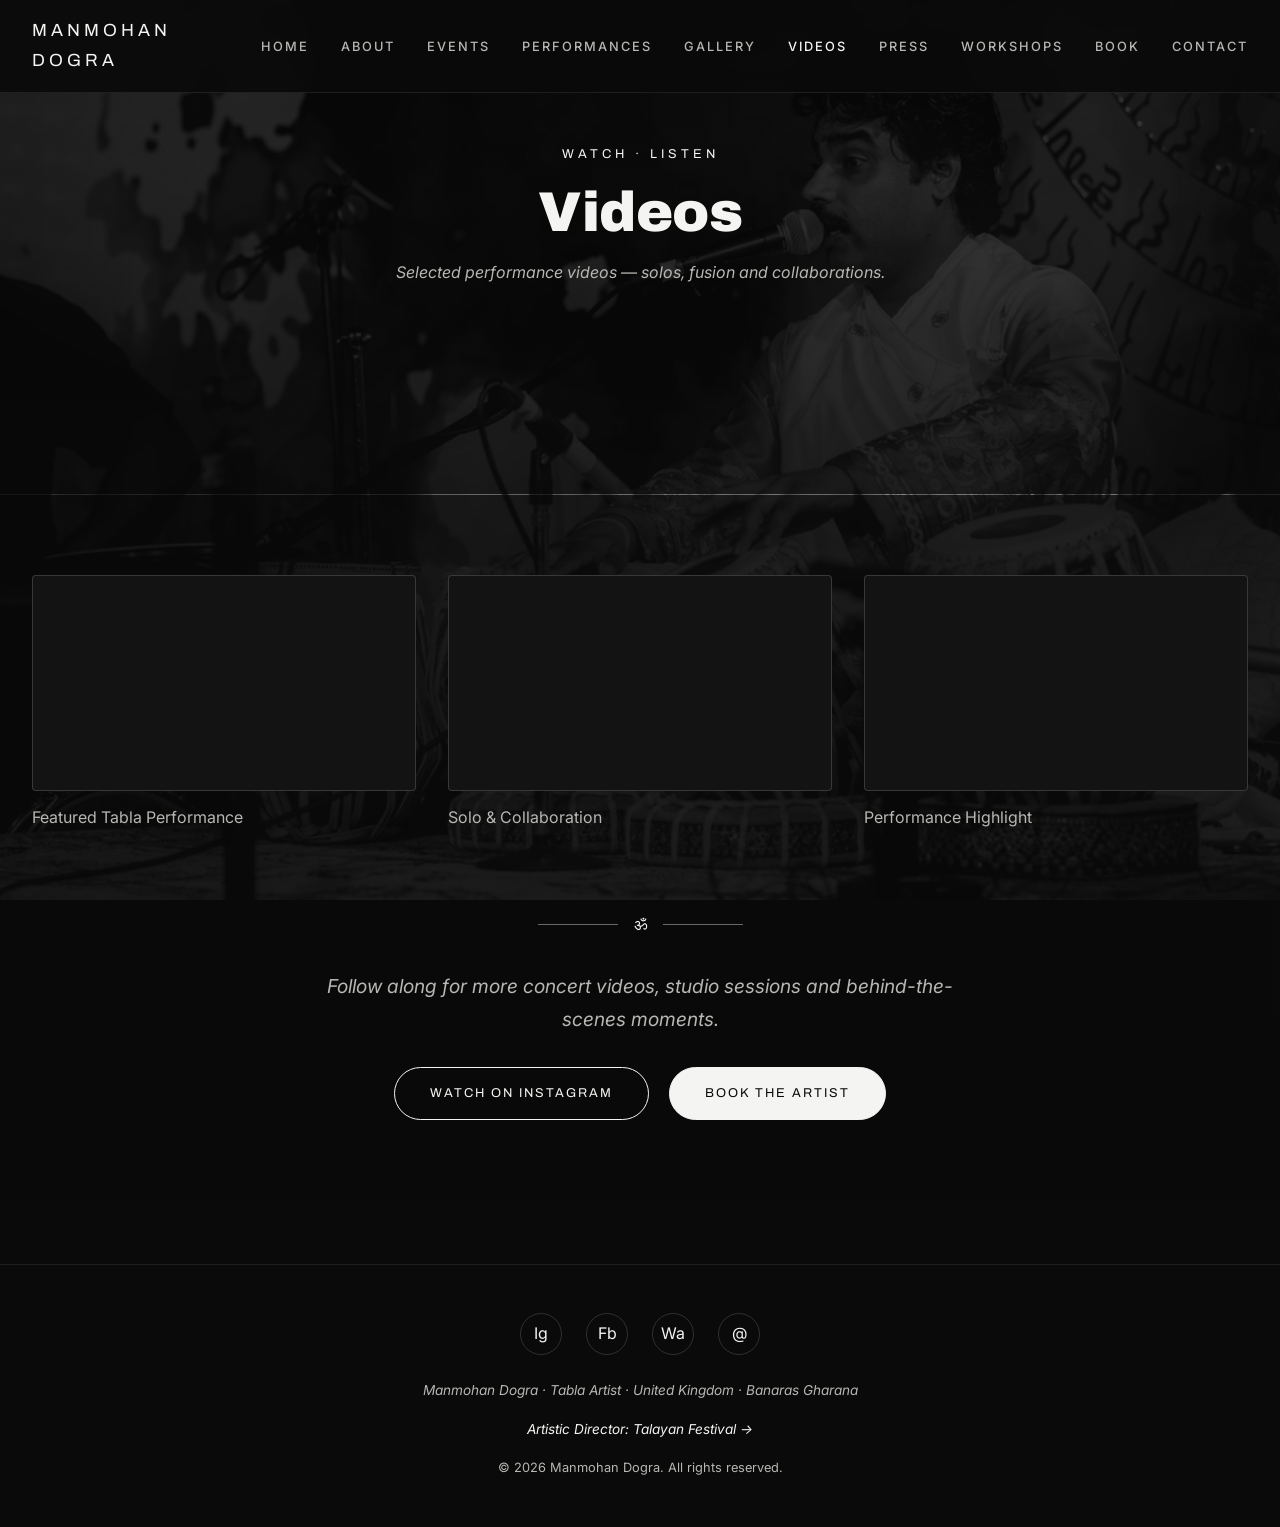
<file: videos.html>
<!DOCTYPE html>
<html lang="en">
<head>
<meta charset="UTF-8">
<meta name="viewport" content="width=device-width,initial-scale=1">
<title>Videos — Manmohan Dogra | Tabla Virtuoso</title>
<meta name="description" content="Watch performances by tabla virtuoso Manmohan Dogra — solo concerts, fusion and collaborations.">
<link rel="preconnect" href="https://fonts.googleapis.com">
<link rel="preconnect" href="https://fonts.gstatic.com" crossorigin>
<link href="https://fonts.googleapis.com/css2?family=Lora:ital,wght@0,400;0,500;0,600;1,400;1,500&family=Cormorant+Garamond:ital,wght@0,400;0,500;1,400;1,500&display=swap" rel="stylesheet">
<link rel="stylesheet" href="assets/css/main.css">
</head>
<body>

<div id="page-bg" data-bg-category="performance" aria-hidden="true"></div>

<nav class="site-nav">
  <div class="nav-inner">
    <a href="index.html" class="brand">MANMOHAN DOGRA</a>
    <button class="nav-toggle" aria-label="Menu">☰</button>
    <ul class="nav-links">
      <li><a href="index.html">Home</a></li>
      <li><a href="about.html">About</a></li>
      <li><a href="events.html">Events</a></li>
      <li><a href="performances.html">Performances</a></li>
      <li><a href="gallery.html">Gallery</a></li>
      <li><a href="videos.html">Videos</a></li>
      <li><a href="press.html">Press</a></li>
      <li><a href="workshops.html">Workshops</a></li>
      <li><a href="book.html">Book</a></li>
      <li><a href="contact.html">Contact</a></li>
    </ul>
  </div>
</nav>

<header class="page-hero">
  <span class="eyebrow">Watch · Listen</span>
  <h1>Videos</h1>
  <p style="max-width:640px;margin:1rem auto 0;color:var(--text-muted)" class="serif">Selected performance videos — solos, fusion and collaborations.</p>
</header>

<section>
  <div class="container">

    <div class="video-grid">
      <div>
        <div class="video">
          <iframe src="https://www.youtube.com/embed/hostraFGvag" title="Manmohan Dogra — Tabla Performance" loading="lazy" allow="accelerometer; autoplay; clipboard-write; encrypted-media; gyroscope; picture-in-picture; web-share" allowfullscreen></iframe>
        </div>
        <p class="video-caption">Featured Tabla Performance</p>
      </div>

      <div>
        <div class="video">
          <iframe src="https://www.youtube.com/embed/0qVxFLVwEjk" title="Manmohan Dogra — Tabla Performance" loading="lazy" allow="accelerometer; autoplay; clipboard-write; encrypted-media; gyroscope; picture-in-picture; web-share" allowfullscreen></iframe>
        </div>
        <p class="video-caption">Solo &amp; Collaboration</p>
      </div>

      <div>
        <div class="video">
          <iframe src="https://www.youtube.com/embed/he6X_89eUDE" title="Manmohan Dogra — Tabla Performance" loading="lazy" allow="accelerometer; autoplay; clipboard-write; encrypted-media; gyroscope; picture-in-picture; web-share" allowfullscreen></iframe>
        </div>
        <p class="video-caption">Performance Highlight</p>
      </div>
    </div>

    <div class="ornament mt-4"><span>ॐ</span></div>

    <div class="text-center">
      <p class="serif" style="font-size:1.2rem;max-width:640px;margin:0 auto 2rem">Follow along for more concert videos, studio sessions and behind-the-scenes moments.</p>
      <a href="https://www.instagram.com/manmohandogra_official" target="_blank" rel="noopener" class="btn">Watch on Instagram</a>
      <a href="book.html" class="btn btn-primary" style="margin-left:1rem">Book the Artist</a>
    </div>

  </div>
</section>

<footer class="site-footer">
  <div class="socials">
    <a href="https://www.instagram.com/manmohandogra_official" target="_blank" rel="noopener">Ig</a>
    <a href="https://www.facebook.com/profile.php?id=100010316465657" target="_blank" rel="noopener">Fb</a>
    <a href="#" data-whatsapp="link" target="_blank" rel="noopener">Wa</a>
    <a href="#" data-email="link">@</a>
  </div>
  <p class="copy">Manmohan Dogra · Tabla Artist · United Kingdom · Banaras Gharana</p>
  <p class="copy" style="margin-top:0.6rem;font-size:0.85rem"><a href="https://talayanfestival.com/#top" target="_blank" rel="noopener" style="color:var(--accent)">Artistic Director: Talayan Festival →</a></p>
  <p style="margin-top:0.5rem;font-size:0.8rem">&copy; <span id="yr"></span> Manmohan Dogra. All rights reserved.</p>
</footer>

<div class="theme-switch" aria-label="Theme switcher">
  <span class="label">Theme</span>
  <button data-set="royal-banaras" title="Royal Banaras"></button>
  <button data-set="varanasi-dusk" title="Varanasi Dusk"></button>
  <button data-set="temple-saffron" title="Temple Saffron"></button>
  <button data-set="midnight-concert" title="Midnight Concert"></button>
  <button data-set="editorial-raga" title="Editorial Raga"></button>
  <button data-set="peacock-teal" title="Peacock Teal"></button>
</div>
<script>document.getElementById('yr').textContent = new Date().getFullYear();</script>
<script src="assets/js/app.js"></script>
</body>
</html>
</file>
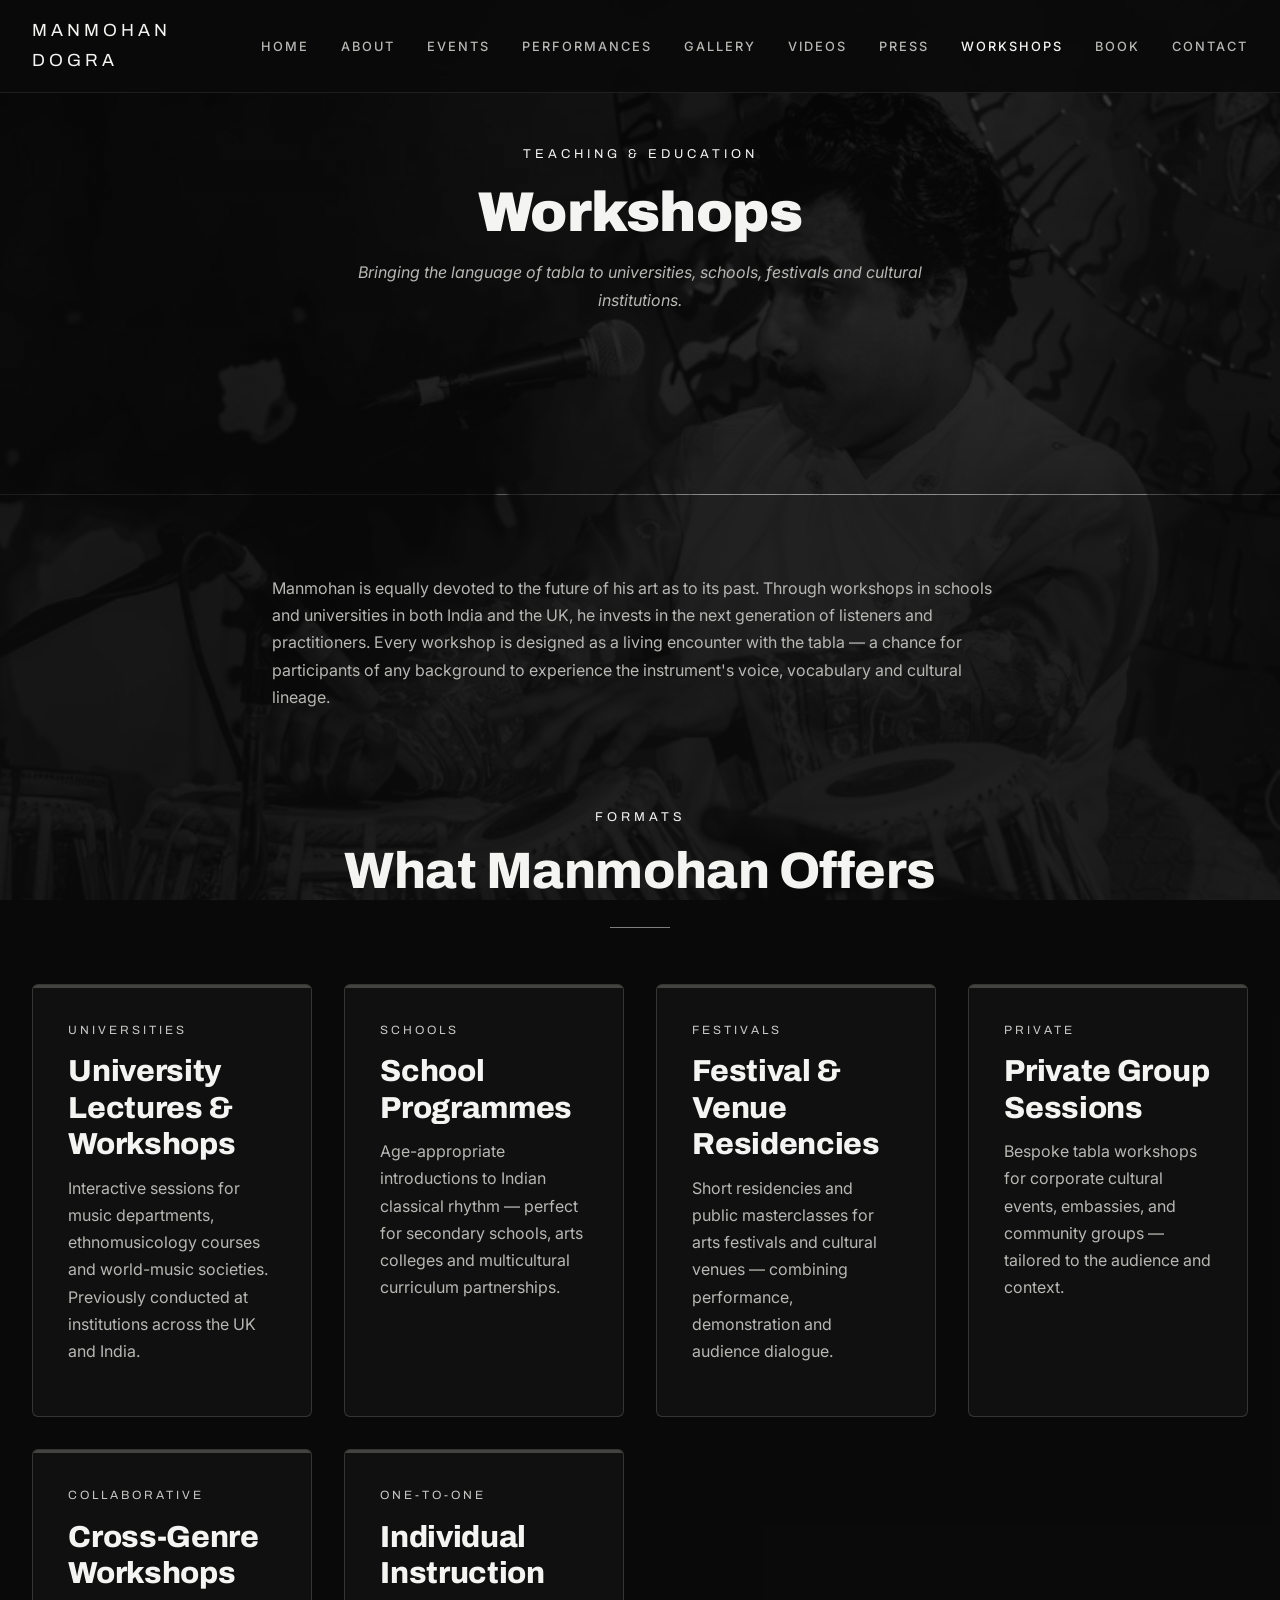
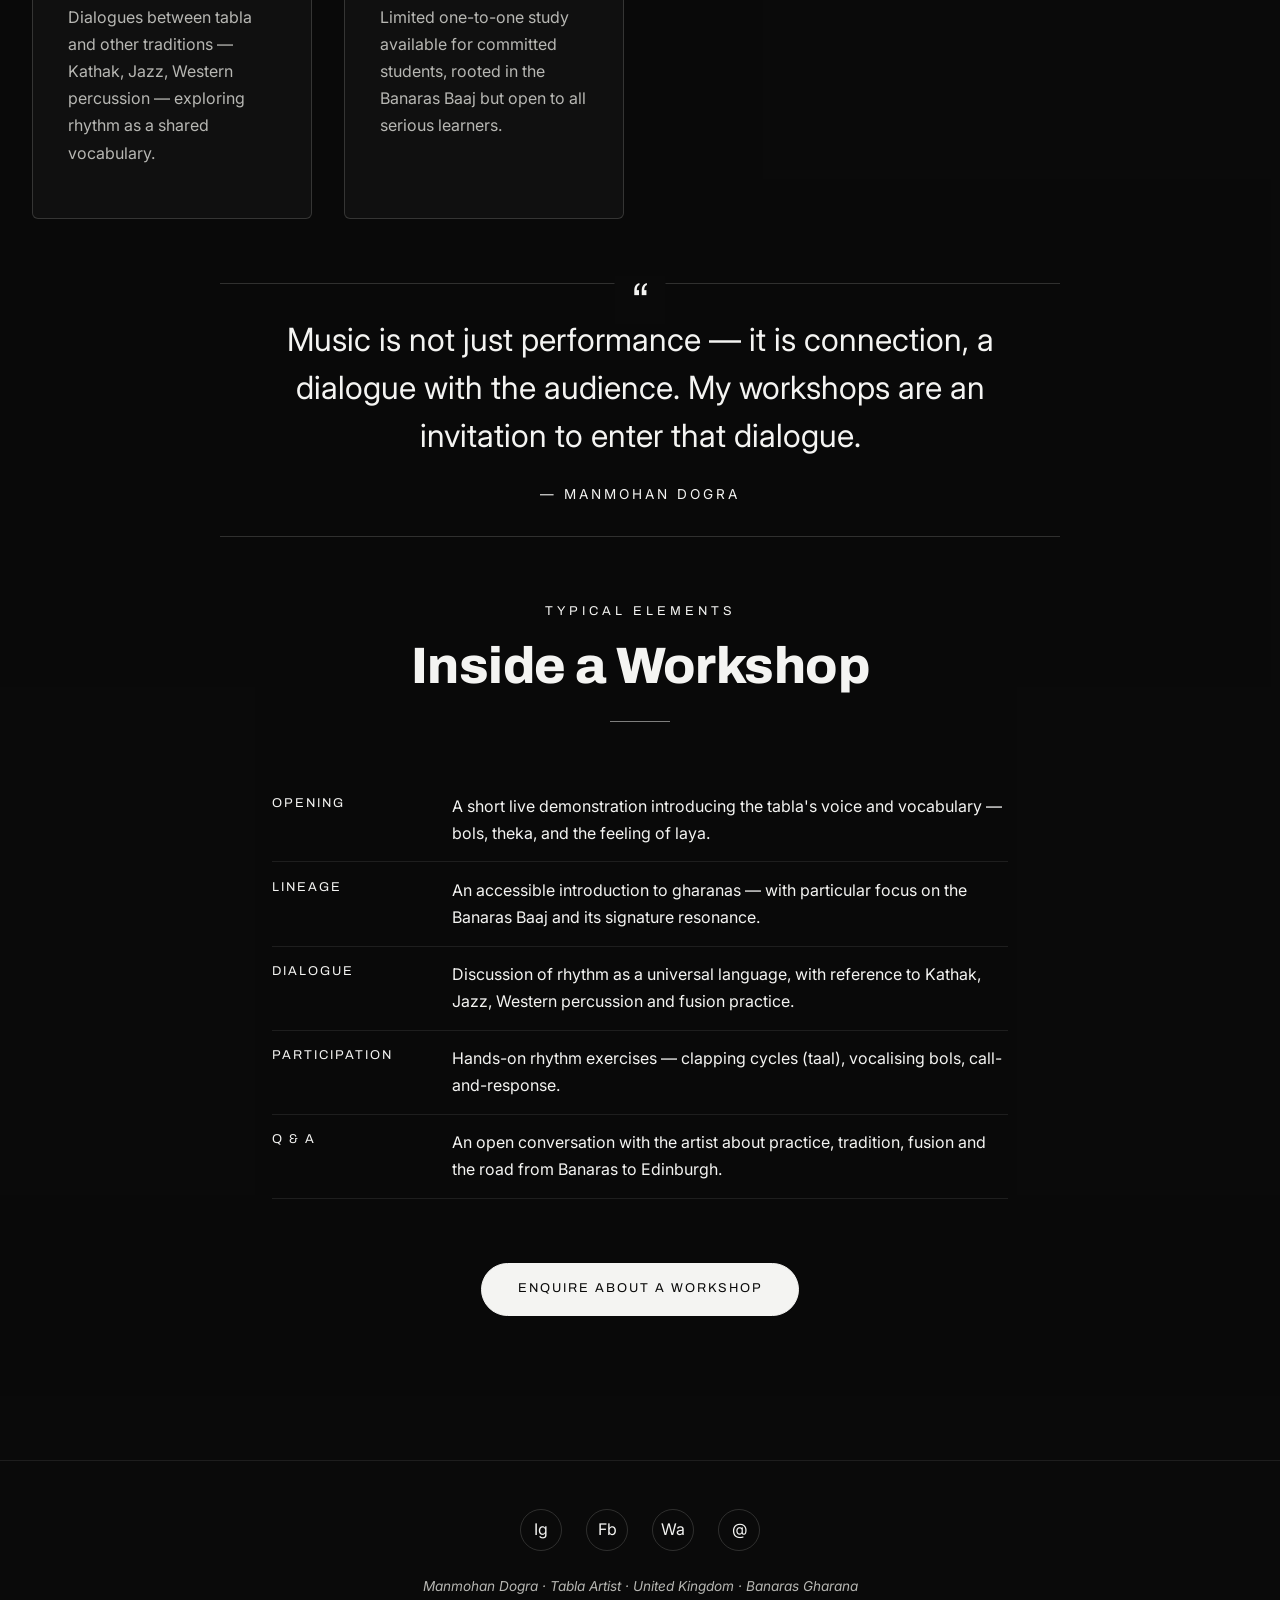
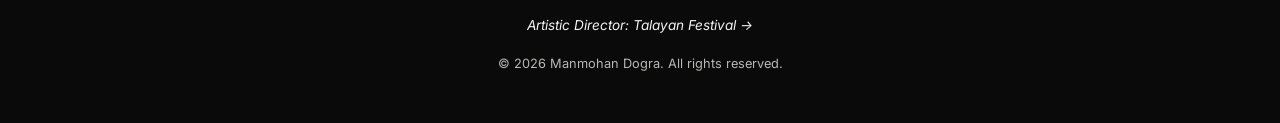
<file: workshops.html>
<!DOCTYPE html>
<html lang="en">
<head>
<meta charset="UTF-8">
<meta name="viewport" content="width=device-width,initial-scale=1">
<title>Workshops — Manmohan Dogra | Tabla Virtuoso</title>
<meta name="description" content="Tabla workshops, lectures and educational programmes with Manmohan Dogra for universities, schools and cultural institutions.">
<link rel="preconnect" href="https://fonts.googleapis.com">
<link rel="preconnect" href="https://fonts.gstatic.com" crossorigin>
<link href="https://fonts.googleapis.com/css2?family=Lora:ital,wght@0,400;0,500;0,600;1,400;1,500&family=Cormorant+Garamond:ital,wght@0,400;0,500;1,400;1,500&display=swap" rel="stylesheet">
<link rel="stylesheet" href="assets/css/main.css">
</head>
<body>

<div id="page-bg" data-bg-category="performance,portrait" aria-hidden="true"></div>

<nav class="site-nav">
  <div class="nav-inner">
    <a href="index.html" class="brand">MANMOHAN DOGRA</a>
    <button class="nav-toggle" aria-label="Menu">☰</button>
    <ul class="nav-links">
      <li><a href="index.html">Home</a></li>
      <li><a href="about.html">About</a></li>
      <li><a href="events.html">Events</a></li>
      <li><a href="performances.html">Performances</a></li>
      <li><a href="gallery.html">Gallery</a></li>
      <li><a href="videos.html">Videos</a></li>
      <li><a href="press.html">Press</a></li>
      <li><a href="workshops.html">Workshops</a></li>
      <li><a href="book.html">Book</a></li>
      <li><a href="contact.html">Contact</a></li>
    </ul>
  </div>
</nav>

<header class="page-hero">
  <span class="eyebrow">Teaching &amp; Education</span>
  <h1>Workshops</h1>
  <p style="max-width:640px;margin:1rem auto 0;color:var(--text-muted)" class="serif">Bringing the language of tabla to universities, schools, festivals and cultural institutions.</p>
</header>

<section>
  <div class="narrow">
    <p>Manmohan is equally devoted to the future of his art as to its past. Through workshops in schools and universities in both India and the UK, he invests in the next generation of listeners and practitioners. Every workshop is designed as a living encounter with the tabla — a chance for participants of any background to experience the instrument's voice, vocabulary and cultural lineage.</p>
  </div>
</section>

<section style="padding-top:0">
  <div class="container">

    <div class="section-head">
      <span class="eyebrow">Formats</span>
      <h2>What Manmohan Offers</h2>
      <span class="dash"></span>
    </div>

    <div class="grid grid-3">
      <article class="card">
        <div class="meta">Universities</div>
        <h3>University Lectures &amp; Workshops</h3>
        <p>Interactive sessions for music departments, ethnomusicology courses and world-music societies. Previously conducted at institutions across the UK and India.</p>
      </article>

      <article class="card">
        <div class="meta">Schools</div>
        <h3>School Programmes</h3>
        <p>Age-appropriate introductions to Indian classical rhythm — perfect for secondary schools, arts colleges and multicultural curriculum partnerships.</p>
      </article>

      <article class="card">
        <div class="meta">Festivals</div>
        <h3>Festival &amp; Venue Residencies</h3>
        <p>Short residencies and public masterclasses for arts festivals and cultural venues — combining performance, demonstration and audience dialogue.</p>
      </article>

      <article class="card">
        <div class="meta">Private</div>
        <h3>Private Group Sessions</h3>
        <p>Bespoke tabla workshops for corporate cultural events, embassies, and community groups — tailored to the audience and context.</p>
      </article>

      <article class="card">
        <div class="meta">Collaborative</div>
        <h3>Cross-Genre Workshops</h3>
        <p>Dialogues between tabla and other traditions — Kathak, Jazz, Western percussion — exploring rhythm as a shared vocabulary.</p>
      </article>

      <article class="card">
        <div class="meta">One-to-One</div>
        <h3>Individual Instruction</h3>
        <p>Limited one-to-one study available for committed students, rooted in the Banaras Baaj but open to all serious learners.</p>
      </article>
    </div>

    <blockquote class="pull-quote">
      Music is not just performance — it is connection, a dialogue with the audience. My workshops are an invitation to enter that dialogue.
      <cite>— Manmohan Dogra</cite>
    </blockquote>

    <div class="section-head">
      <span class="eyebrow">Typical Elements</span>
      <h2>Inside a Workshop</h2>
      <span class="dash"></span>
    </div>

    <div class="narrow">
      <table class="info-table">
        <tr><td>Opening</td><td>A short live demonstration introducing the tabla's voice and vocabulary — bols, theka, and the feeling of laya.</td></tr>
        <tr><td>Lineage</td><td>An accessible introduction to gharanas — with particular focus on the Banaras Baaj and its signature resonance.</td></tr>
        <tr><td>Dialogue</td><td>Discussion of rhythm as a universal language, with reference to Kathak, Jazz, Western percussion and fusion practice.</td></tr>
        <tr><td>Participation</td><td>Hands-on rhythm exercises — clapping cycles (taal), vocalising bols, call-and-response.</td></tr>
        <tr><td>Q &amp; A</td><td>An open conversation with the artist about practice, tradition, fusion and the road from Banaras to Edinburgh.</td></tr>
      </table>
    </div>

    <div class="text-center mt-4">
      <a href="contact.html" class="btn btn-primary">Enquire About a Workshop</a>
    </div>

  </div>
</section>

<footer class="site-footer">
  <div class="socials">
    <a href="https://www.instagram.com/manmohandogra_official" target="_blank" rel="noopener">Ig</a>
    <a href="https://www.facebook.com/profile.php?id=100010316465657" target="_blank" rel="noopener">Fb</a>
    <a href="#" data-whatsapp="link" target="_blank" rel="noopener">Wa</a>
    <a href="#" data-email="link">@</a>
  </div>
  <p class="copy">Manmohan Dogra · Tabla Artist · United Kingdom · Banaras Gharana</p>
  <p class="copy" style="margin-top:0.6rem;font-size:0.85rem"><a href="https://talayanfestival.com/#top" target="_blank" rel="noopener" style="color:var(--accent)">Artistic Director: Talayan Festival →</a></p>
  <p style="margin-top:0.5rem;font-size:0.8rem">&copy; <span id="yr"></span> Manmohan Dogra. All rights reserved.</p>
</footer>

<div class="theme-switch" aria-label="Theme switcher">
  <span class="label">Theme</span>
  <button data-set="royal-banaras" title="Royal Banaras"></button>
  <button data-set="varanasi-dusk" title="Varanasi Dusk"></button>
  <button data-set="temple-saffron" title="Temple Saffron"></button>
  <button data-set="midnight-concert" title="Midnight Concert"></button>
  <button data-set="editorial-raga" title="Editorial Raga"></button>
  <button data-set="peacock-teal" title="Peacock Teal"></button>
</div>
<script>document.getElementById('yr').textContent = new Date().getFullYear();</script>
<script src="assets/js/app.js"></script>
</body>
</html>
</file>
<file: assets/css/main.css>
@import url('https://fonts.googleapis.com/css2?family=Archivo:wght@600;700;800;900&family=Inter:wght@300;400;500;600;700;800;900&display=swap');

/* ============================================================
   Manmohan Dogra — Tabla Virtuoso | Master Stylesheet
   Site-wide monochrome theme (matches the homepage).
   The override block at the very bottom of this file wins.
   ============================================================ */

/* ---------- Custom font: Taiganja Type ---------- */
@font-face {
  font-family: 'Taiganja';
  src: url('../fonts/TaiganjType.ttf') format('truetype'),
       url('../fonts/TaiganjType.otf') format('opentype');
  font-weight: normal;
  font-style: normal;
  font-display: swap;
}

/* ---------- Theme: Royal Banaras (default) ---------- */
:root,
:root[data-theme="royal-banaras"] {
  --bg:          #1a1410;
  --bg-alt:      #24201c;
  --bg-card:     linear-gradient(145deg,#24201c,#1a1410);
  --text:        #f5ede0;
  --text-muted:  #b8a992;
  --text-dim:    #6a5f52;
  --accent:      #c9a961;
  --accent-2:    #8b1e1e;
  --border:      rgba(201,169,97,0.22);
  --border-soft: rgba(201,169,97,0.12);
  --shadow:      0 20px 40px rgba(0,0,0,0.4);
  --hero-glow:   radial-gradient(circle at 20% 30%,rgba(201,169,97,0.10),transparent 50%),
                 radial-gradient(circle at 80% 70%,rgba(139,30,30,0.12),transparent 50%);
  --font-head:   'Taiganja', 'Ranga', 'Yatra One', serif;
  --font-body:   'Lora', 'Inter', serif;
  --font-serif:  'Cormorant Garamond', serif;
  --hero-overlay: linear-gradient(180deg, rgba(26,20,16,0.35) 0%, rgba(26,20,16,0.85) 100%);
  --blur-brightness: 0.15;
  --sharp-opacity:   0.88;
}

/* ---------- Theme: Editorial Raga ---------- */
:root[data-theme="editorial-raga"] {
  --bg:          #fdfaf4;
  --bg-alt:      #f2ece0;
  --bg-card:     #ffffff;
  --text:        #0f0f0f;
  --text-muted:  #555555;
  --text-dim:    #8b8b8b;
  --accent:      #8b2635;
  --accent-2:    #c4b8a4;
  --border:      rgba(15,15,15,0.12);
  --border-soft: rgba(15,15,15,0.06);
  --shadow:      0 20px 40px rgba(0,0,0,0.08);
  --hero-glow:   radial-gradient(circle at 20% 30%,rgba(139,38,53,0.06),transparent 50%),
                 radial-gradient(circle at 80% 70%,rgba(196,184,164,0.25),transparent 50%);
  --font-head:   'Taiganja', 'Cormorant Garamond', serif;
  --font-body:   'Lora', serif;
  --font-serif:  'Cormorant Garamond', serif;
  --hero-overlay: linear-gradient(180deg, rgba(253,250,244,0.25) 0%, rgba(253,250,244,0.70) 100%);
  --blur-brightness: 0.40;
  --sharp-opacity:   0.62;
}

/* ---------- Theme: Midnight Concert ---------- */
:root[data-theme="midnight-concert"] {
  --bg:          #0a0808;
  --bg-alt:      #1f1a14;
  --bg-card:     linear-gradient(160deg,#1f1a14,#0a0808);
  --text:        #f5e9d0;
  --text-muted:  #c0b69d;
  --text-dim:    #6a5f52;
  --accent:      #d4a547;
  --accent-2:    #8c6a2a;
  --border:      rgba(212,165,71,0.22);
  --border-soft: rgba(212,165,71,0.08);
  --shadow:      0 24px 48px rgba(0,0,0,0.6);
  --hero-glow:   radial-gradient(circle at 30% 20%,rgba(212,165,71,0.15),transparent 55%),
                 radial-gradient(circle at 70% 80%,rgba(212,165,71,0.06),transparent 55%);
  --font-head:   'Taiganja', 'Ranga', 'Yatra One', serif;
  --font-body:   'Lora', 'Inter', serif;
  --font-serif:  'Cormorant Garamond', serif;
  --hero-overlay: linear-gradient(180deg, rgba(10,8,8,0.20) 0%, rgba(10,8,8,0.90) 100%);
  --blur-brightness: 0.12;
  --sharp-opacity:   0.90;
}

/* ---------- Theme: Temple Saffron ---------- */
:root[data-theme="temple-saffron"] {
  --bg:          #fefaf0;
  --bg-alt:      #fbecd2;
  --bg-card:     #ffffff;
  --text:        #2d1810;
  --text-muted:  #5c3a22;
  --text-dim:    #8b6a4a;
  --accent:      #cd6f2c;
  --accent-2:    #8b3a1a;
  --border:      rgba(205,111,44,0.25);
  --border-soft: rgba(205,111,44,0.10);
  --shadow:      0 20px 40px rgba(139,58,26,0.10);
  --hero-glow:   radial-gradient(circle at 20% 30%,rgba(205,111,44,0.12),transparent 50%),
                 radial-gradient(circle at 80% 70%,rgba(61,92,61,0.10),transparent 50%);
  --font-head:   'Taiganja', 'Ranga', 'Yatra One', serif;
  --font-body:   'Lora', 'Inter', serif;
  --font-serif:  'Cormorant Garamond', serif;
  --hero-overlay: linear-gradient(180deg, rgba(254,250,240,0.20) 0%, rgba(254,250,240,0.80) 100%);
  --blur-brightness: 0.38;
  --sharp-opacity:   0.65;
}

/* ---------- Theme: Peacock Teal ---------- */
:root[data-theme="peacock-teal"] {
  --bg:          #060e10;
  --bg-alt:      #0c1a1c;
  --bg-card:     linear-gradient(145deg,#0c1a1c,#060e10);
  --text:        #daf0ec;
  --text-muted:  #5aaa96;
  --text-dim:    #1e4840;
  --accent:      #d4a068;
  --accent-2:    #1ab898;
  --border:      rgba(212,160,104,0.22);
  --border-soft: rgba(212,160,104,0.10);
  --shadow:      0 20px 40px rgba(0,0,0,0.50);
  --hero-glow:   radial-gradient(circle at 25% 30%,rgba(26,184,152,0.14),transparent 50%),
                 radial-gradient(circle at 75% 70%,rgba(212,160,104,0.12),transparent 50%);
  --font-head:   'Taiganja', 'Ranga', 'Yatra One', serif;
  --font-body:   'Lora', 'Inter', serif;
  --font-serif:  'Cormorant Garamond', serif;
  --hero-overlay: linear-gradient(180deg, rgba(6,14,16,0.28) 0%, rgba(6,14,16,0.88) 100%);
  --blur-brightness: 0.13;
  --sharp-opacity:   0.88;
}

/* ---------- Theme: Varanasi Dusk — authentic Banaras maroon & gold ---------- */
:root[data-theme="varanasi-dusk"] {
  --bg:          #1a0a0a;
  --bg-alt:      #26120f;
  --bg-card:     linear-gradient(145deg,#26120f,#1a0a0a);
  --text:        #f5e8d0;
  --text-muted:  #c0a58a;
  --text-dim:    #6a4a38;
  --accent:      #d4a028;
  --accent-2:    #8b1823;
  --border:      rgba(212,160,40,0.25);
  --border-soft: rgba(212,160,40,0.10);
  --shadow:      0 22px 45px rgba(0,0,0,0.55);
  --hero-glow:   radial-gradient(circle at 25% 30%,rgba(212,160,40,0.14),transparent 55%),
                 radial-gradient(circle at 75% 70%,rgba(139,24,35,0.16),transparent 55%);
  --font-head:   'Taiganja', 'Ranga', 'Yatra One', serif;
  --font-body:   'Lora', serif;
  --font-serif:  'Cormorant Garamond', serif;
  --hero-overlay: linear-gradient(180deg, rgba(26,10,10,0.30) 0%, rgba(26,10,10,0.88) 100%);
  --blur-brightness: 0.16;
  --sharp-opacity:   0.88;
}

/* ---------- Global Reset ---------- */
*,*::before,*::after{box-sizing:border-box;margin:0;padding:0}
html{scroll-behavior:smooth;background:var(--bg);transition:background 0.4s ease}
body{
  font-family:var(--font-body);
  background:transparent;
  color:var(--text);
  line-height:1.7;
  -webkit-font-smoothing:antialiased;
  transition:color 0.4s ease;
  min-height:100vh;
}

/* ---------- Page background slideshow ---------- */
#page-bg{
  position:fixed;inset:0;z-index:-1;
  background:var(--bg);
  transition:background 0.4s ease;
  overflow:hidden;
}
.bg-slide{
  position:absolute;inset:0;
  opacity:0;
  transition:opacity 2s ease-in-out;
}
.bg-slide.active{opacity:1}
.bg-blur{
  position:absolute;inset:-5%;
  background-size:cover;
  background-position:var(--bg-focal,center 30%);
  background-repeat:no-repeat;
  filter:blur(40px) brightness(var(--blur-brightness,0.15)) saturate(0.7);
}
.bg-sharp{
  position:absolute;inset:0;
  background-size:cover;
  background-position:var(--bg-focal,center 25%);
  background-repeat:no-repeat;
  opacity:var(--sharp-opacity,0.88);
}
img{max-width:100%;display:block}
a{color:inherit;text-decoration:none;transition:color 0.3s}
a:hover{color:var(--accent)}
button{font-family:inherit;cursor:pointer;border:none;background:none;color:inherit}

/* ---------- Typography ---------- */
h1,h2,h3,h4{font-family:var(--font-head);font-weight:400;letter-spacing:0.5px;color:var(--text);line-height:1.2}
h1{font-size:clamp(2.6rem,6.2vw,4.8rem);letter-spacing:2px;line-height:1.1;font-weight:700}
h2{font-size:clamp(2rem,4vw,3.2rem);letter-spacing:1px;margin-bottom:1.5rem}
h3{font-size:clamp(1.3rem,2.5vw,1.9rem);letter-spacing:0.5px;margin-bottom:0.75rem}
h4{font-size:1.1rem;letter-spacing:1px;margin-bottom:0.5rem}
p{margin-bottom:1rem;color:var(--text-muted)}
.serif{font-family:var(--font-serif);font-style:italic}
.caps{text-transform:uppercase;letter-spacing:3px;font-size:0.85rem}

/* ---------- Layout Containers ---------- */
.container{max-width:1280px;margin:0 auto;padding:0 2rem}
.narrow{max-width:800px;margin:0 auto;padding:0 2rem}
section{
  padding:5rem 0;
  background:color-mix(in srgb,var(--bg) 82%,transparent);
  transition:background 0.4s ease;
}
.section-alt{
  background:color-mix(in srgb,var(--bg-alt) 85%,transparent);
}

/* ---------- Navigation ---------- */
.site-nav{
  position:fixed;top:0;left:0;right:0;z-index:100;
  background:color-mix(in srgb, var(--bg) 92%, transparent);
  backdrop-filter:blur(12px);
  border-bottom:1px solid var(--border-soft);
  transition:background 0.4s;
}
.nav-inner{
  max-width:1400px;margin:0 auto;padding:1rem 2rem;
  display:flex;align-items:center;justify-content:space-between;
}
.brand{
  font-family:var(--font-head);font-size:1.1rem;letter-spacing:4px;
  color:var(--accent);text-decoration:none;display:flex;align-items:center;gap:0.5rem;
}
.brand .om{font-size:1.4rem}
.nav-links{display:flex;gap:2rem;list-style:none;align-items:center}
.nav-links a{
  font-size:0.8rem;letter-spacing:2px;text-transform:uppercase;
  color:var(--text-muted);font-weight:500;
}
.nav-links a:hover,.nav-links a.active{color:var(--accent)}
.nav-toggle{display:none;font-size:1.5rem;color:var(--text)}

@media (max-width:900px){
  .nav-toggle{display:block}
  .nav-links{
    position:absolute;top:100%;left:0;right:0;
    flex-direction:column;padding:1.5rem 2rem;gap:1.2rem;
    background:var(--bg);border-bottom:1px solid var(--border-soft);
    display:none;
  }
  .nav-links.open{display:flex}
}

/* ---------- Hero ---------- */
.hero{
  min-height:100vh;position:relative;
  display:flex;align-items:center;justify-content:center;text-align:center;
  padding:8rem 2rem 4rem;
  background:transparent;
  background-image:var(--hero-glow);
}
.hero-image{
  position:absolute;inset:0;z-index:0;
  background-size:cover;background-position:center 20%;
  opacity:0.45;filter:saturate(0.9) contrast(1.05);
}
.hero-overlay{position:absolute;inset:0;z-index:1;background:var(--hero-overlay)}
.hero-content{position:relative;z-index:2;max-width:900px}
.hero .om{font-size:3rem;color:var(--accent);margin-bottom:1rem;display:block}
.hero h1{color:var(--text);margin-bottom:1rem}
.hero .sub{
  font-family:var(--font-serif);font-style:italic;font-size:clamp(1.2rem,2.5vw,1.6rem);
  color:var(--accent);margin-bottom:0.5rem;letter-spacing:1px;
}
.hero .tagline{color:var(--text-muted);max-width:640px;margin:1.5rem auto 2.5rem;font-size:1.05rem}
.hero-ornament{
  display:flex;align-items:center;justify-content:center;gap:1.2rem;
  margin-bottom:2rem;color:var(--accent);
}
.hero-ornament .line{width:60px;height:1px;background:var(--accent);opacity:0.5}

/* ---------- Buttons ---------- */
.btn{
  display:inline-block;padding:0.9rem 2.2rem;
  font-family:var(--font-head);font-size:0.8rem;letter-spacing:2px;text-transform:uppercase;
  border:1px solid var(--accent);color:var(--accent);
  transition:all 0.35s;cursor:pointer;
}
.btn:hover{background:var(--accent);color:var(--bg);transform:translateY(-2px)}
.btn-primary{background:var(--accent);color:var(--bg)}
.btn-primary:hover{background:transparent;color:var(--accent)}
.btn-row{display:flex;gap:1rem;justify-content:center;flex-wrap:wrap}

/* ---------- Section Headers ---------- */
.section-head{text-align:center;margin-bottom:3.5rem}
.section-head .eyebrow{
  font-family:var(--font-head);font-size:0.8rem;letter-spacing:4px;
  color:var(--accent);text-transform:uppercase;margin-bottom:0.8rem;display:block;
}
.section-head h2{color:var(--text)}
.section-head .dash{
  display:block;width:60px;height:1px;background:var(--accent);
  margin:1.5rem auto;opacity:0.5;
}
.section-head p{max-width:640px;margin:1rem auto 0}

/* ---------- Cards & Grids ---------- */
.grid{display:grid;gap:2rem}
.grid-2{grid-template-columns:repeat(auto-fit,minmax(340px,1fr))}
.grid-3{grid-template-columns:repeat(auto-fit,minmax(280px,1fr))}
.grid-4{grid-template-columns:repeat(auto-fit,minmax(240px,1fr))}

.card{
  background:var(--bg-card);
  border:1px solid var(--border);
  border-radius:6px;padding:2.2rem;
  transition:all 0.4s;position:relative;overflow:hidden;
}
.card::before{
  content:"";position:absolute;top:0;left:0;right:0;height:3px;
  background:linear-gradient(90deg,var(--accent),var(--accent-2),var(--accent));
}
.card:hover{transform:translateY(-6px);border-color:var(--accent);box-shadow:var(--shadow)}
.card h3{color:var(--text)}
.card .meta{
  font-family:var(--font-head);font-size:0.75rem;letter-spacing:3px;
  color:var(--accent);opacity:0.8;text-transform:uppercase;margin-bottom:0.8rem;
}

/* ---------- Ornamental divider ---------- */
.ornament{
  display:flex;align-items:center;justify-content:center;gap:1rem;
  color:var(--accent);margin:2rem 0;
}
.ornament::before,.ornament::after{
  content:"";width:80px;height:1px;background:var(--accent);opacity:0.4;
}

/* ---------- Featured Quote ---------- */
.pull-quote{
  font-family:var(--font-serif);font-style:italic;
  font-size:clamp(1.3rem,2.8vw,2rem);line-height:1.5;
  text-align:center;color:var(--text);
  max-width:840px;margin:4rem auto;padding:2rem;
  border-top:1px solid var(--border);border-bottom:1px solid var(--border);
  position:relative;
}
.pull-quote::before{
  content:"\201C";position:absolute;top:-0.5rem;left:50%;transform:translateX(-50%);
  background:var(--bg);padding:0 1rem;font-size:3rem;color:var(--accent);
  font-family:var(--font-head);line-height:1;
}
.pull-quote cite{
  display:block;margin-top:1.5rem;font-style:normal;font-size:0.85rem;
  letter-spacing:3px;text-transform:uppercase;color:var(--accent);
}

/* ---------- Info Rows ---------- */
.info-table{width:100%;border-collapse:collapse;margin:2rem 0}
.info-table td{padding:0.9rem 0;border-bottom:1px solid var(--border-soft);vertical-align:top}
.info-table td:first-child{
  font-family:var(--font-head);color:var(--accent);
  font-size:0.8rem;letter-spacing:2px;text-transform:uppercase;width:180px;
}
.info-table td:last-child{color:var(--text)}

/* ---------- Gallery ---------- */
.gallery-grid{
  display:grid;gap:1rem;
  grid-template-columns:repeat(auto-fill,minmax(250px,1fr));
}
.gallery-item{
  position:relative;overflow:hidden;border-radius:4px;cursor:pointer;
  aspect-ratio:3/4;background:var(--bg-alt);
}
.gallery-item.wide{aspect-ratio:4/3;grid-column:span 2}
.gallery-item img{
  width:100%;height:100%;object-fit:cover;
  transition:transform 0.6s;filter:saturate(0.95);
}
.gallery-item:hover img{transform:scale(1.05);filter:saturate(1.1)}
.gallery-filter{
  display:flex;gap:0.5rem;justify-content:center;margin-bottom:2.5rem;flex-wrap:wrap;
}
.gallery-filter button{
  font-family:var(--font-head);font-size:0.75rem;letter-spacing:2px;text-transform:uppercase;
  padding:0.6rem 1.2rem;border:1px solid var(--border);color:var(--text-muted);
  transition:all 0.3s;
}
.gallery-filter button.active,
.gallery-filter button:hover{border-color:var(--accent);color:var(--accent)}

/* ---------- Lightbox ---------- */
.lightbox{
  position:fixed;inset:0;z-index:200;
  background:rgba(0,0,0,0.92);display:none;
  align-items:center;justify-content:center;padding:2rem;
}
.lightbox.open{display:flex}
.lightbox img{max-width:100%;max-height:90vh;object-fit:contain}
.lightbox-close{
  position:absolute;top:1.5rem;right:2rem;font-size:2rem;
  color:#fff;background:none;cursor:pointer;
}

/* ---------- Video Embeds ---------- */
.video-grid{display:grid;gap:2rem;grid-template-columns:repeat(auto-fit,minmax(320px,1fr))}
.video{
  position:relative;aspect-ratio:16/9;overflow:hidden;border-radius:4px;
  border:1px solid var(--border);background:var(--bg-alt);
}
.video iframe{position:absolute;inset:0;width:100%;height:100%;border:0}
.video-caption{
  font-family:var(--font-serif);font-style:italic;font-size:1rem;
  margin-top:0.8rem;color:var(--text-muted);
}

/* ---------- Press quote cards ---------- */
.press-card{
  background:var(--bg-card);border:1px solid var(--border);padding:2.5rem;
  border-radius:6px;position:relative;
}
.press-card::before{
  content:"\201C";font-family:var(--font-head);font-size:4rem;
  color:var(--accent);position:absolute;top:0.5rem;left:1.5rem;line-height:1;opacity:0.5;
}
.press-card blockquote{
  font-family:var(--font-serif);font-style:italic;font-size:1.2rem;
  line-height:1.6;color:var(--text);margin:0 0 1.5rem;padding-top:2rem;
}
.press-card .source{
  font-family:var(--font-head);font-size:0.75rem;letter-spacing:2px;
  text-transform:uppercase;color:var(--accent);
}
.press-card .source a:hover{text-decoration:underline}

/* ---------- Upcoming Concert strip ---------- */
.next-concert{
  padding:3.5rem 0;
  background:color-mix(in srgb,var(--bg-alt) 90%,transparent);
  border-top:3px solid var(--accent);
  border-bottom:1px solid var(--border-soft);
}
.concert-label{
  display:flex;align-items:center;gap:0.6rem;
  font-family:var(--font-head);font-size:0.72rem;letter-spacing:4px;
  text-transform:uppercase;color:var(--accent);margin-bottom:2rem;
}
.concert-dot{
  display:inline-block;width:8px;height:8px;border-radius:50%;
  background:var(--accent);
  animation:concertPulse 1.8s ease-in-out infinite;
}
@keyframes concertPulse{
  0%,100%{opacity:1;transform:scale(1)}
  50%{opacity:0.4;transform:scale(0.75)}
}
.concert-body{
  display:flex;align-items:center;justify-content:space-between;
  gap:3rem;flex-wrap:wrap;
}
.concert-info{flex:1;min-width:260px}
.concert-eyebrow{
  font-family:var(--font-head);font-size:0.8rem;letter-spacing:3px;
  text-transform:uppercase;color:var(--text-muted);margin-bottom:0.6rem;
}
.concert-title{
  font-family:var(--font-head);font-weight:700;
  font-size:clamp(2.8rem,6vw,5rem);
  color:var(--accent);letter-spacing:2px;line-height:1;
  margin-bottom:0.3rem;
}
.concert-subtitle{
  font-family:var(--font-serif);font-style:italic;
  font-size:clamp(1.2rem,2.5vw,1.7rem);
  color:var(--text);margin-bottom:1.4rem;
}
.concert-desc{
  color:var(--text-muted);max-width:520px;
  font-size:1.05rem;line-height:1.75;margin:0;
}
.concert-cta{
  text-align:center;flex-shrink:0;
}
.concert-time{
  font-family:var(--font-head);font-size:0.82rem;letter-spacing:3px;
  text-transform:uppercase;color:var(--text-muted);margin-bottom:1.2rem;
}
.btn-ticket{
  padding:1.1rem 3rem;font-size:0.85rem;letter-spacing:3px;
}
.concert-note{
  margin-top:0.8rem;font-size:0.78rem;
  letter-spacing:2px;color:var(--text-dim);text-transform:uppercase;
}
@media(max-width:700px){
  .concert-body{flex-direction:column;align-items:flex-start}
  .concert-cta{width:100%;text-align:left}
}

/* ---------- Footer ---------- */
.site-footer{
  border-top:1px solid var(--border-soft);
  padding:3rem 2rem 2rem;margin-top:4rem;
  text-align:center;color:var(--text-dim);font-size:0.85rem;
  background:color-mix(in srgb,var(--bg) 90%,transparent);
  transition:background 0.4s ease;
}
.site-footer .socials{
  display:flex;justify-content:center;gap:1.5rem;margin-bottom:1.5rem;
}
.site-footer .socials a{
  width:42px;height:42px;border:1px solid var(--border);
  border-radius:50%;display:flex;align-items:center;justify-content:center;
  color:var(--accent);font-size:1rem;
}
.site-footer .socials a:hover{background:var(--accent);color:var(--bg);border-color:var(--accent)}
.site-footer .copy{font-family:var(--font-serif);font-style:italic;color:var(--text-muted)}

/* ---------- Form ---------- */
.form{display:grid;gap:1.2rem;max-width:640px;margin:0 auto}
.form label{
  font-family:var(--font-head);font-size:0.75rem;letter-spacing:2px;
  text-transform:uppercase;color:var(--accent);margin-bottom:0.3rem;display:block;
}
.form input,.form textarea,.form select{
  width:100%;padding:0.9rem 1rem;
  background:var(--bg-alt);border:1px solid var(--border);
  color:var(--text);font-family:var(--font-body);font-size:1rem;
  border-radius:4px;transition:border-color 0.3s;
}
.form input:focus,.form textarea:focus,.form select:focus{
  outline:none;border-color:var(--accent);
}
.form textarea{min-height:140px;resize:vertical}

/* ---------- Theme switcher panel ---------- */
.theme-switch{
  position:fixed;right:1.5rem;bottom:1.5rem;z-index:90;
  background:color-mix(in srgb,var(--bg-alt) 90%,transparent);
  backdrop-filter:blur(12px);
  border:1px solid var(--border);
  border-radius:22px;padding:0.55rem 0.75rem;
  display:flex;gap:0.4rem;align-items:center;flex-wrap:wrap;
  max-width:340px;justify-content:flex-end;
  box-shadow:var(--shadow);
}
.theme-switch .label{
  font-family:var(--font-head);font-size:0.65rem;letter-spacing:2px;
  text-transform:uppercase;color:var(--text-muted);margin-right:0.3rem;
}
.theme-switch button{
  width:24px;height:24px;border-radius:50%;
  border:2px solid transparent;cursor:pointer;
  transition:transform 0.3s,border-color 0.3s;
}
.theme-switch button:hover{transform:scale(1.15)}
.theme-switch button.active{border-color:var(--text)}
.theme-switch button[data-set="royal-banaras"]{
  background:linear-gradient(135deg,#3a0e0e 0%,#c9a961 100%);
}
.theme-switch button[data-set="editorial-raga"]{
  background:linear-gradient(135deg,#fdfaf4 0%,#8b2635 100%);
}
.theme-switch button[data-set="midnight-concert"]{
  background:linear-gradient(135deg,#0a0808 0%,#d4a547 100%);
}
.theme-switch button[data-set="temple-saffron"]{
  background:linear-gradient(135deg,#cd6f2c 0%,#3d5c3d 100%);
}
.theme-switch button[data-set="peacock-teal"]{
  background:linear-gradient(135deg,#060e10 0%,#d4a068 50%,#1ab898 100%);
}
.theme-switch button[data-set="varanasi-dusk"]{
  background:linear-gradient(135deg,#1a0a0a 0%,#8b1823 50%,#d4a028 100%);
}

/* ---------- Utility ---------- */
.text-center{text-align:center}
.mt-2{margin-top:2rem}.mt-4{margin-top:4rem}
.mb-2{margin-bottom:2rem}.mb-4{margin-bottom:4rem}

/* ---------- Responsive image columns ---------- */
.two-col{
  display:grid;grid-template-columns:1fr 1fr;gap:3rem;align-items:center;
}
@media (max-width:800px){
  .two-col{grid-template-columns:1fr}
  .gallery-item.wide{grid-column:auto}
  section{padding:3.5rem 0}
}

/* ---------- Page-specific hero variants ---------- */
.page-hero{
  min-height:55vh;padding:9rem 2rem 4rem;text-align:center;
  background:transparent;background-image:var(--hero-glow);
  border-bottom:1px solid var(--border-soft);
  position:relative;
}
.page-hero::before{
  content:"";position:absolute;inset:0;z-index:-1;
  background:linear-gradient(180deg,color-mix(in srgb,var(--bg) 55%,transparent) 0%,color-mix(in srgb,var(--bg) 82%,transparent) 100%);
}
.page-hero .eyebrow{
  font-family:var(--font-head);font-size:0.8rem;letter-spacing:4px;
  color:var(--accent);text-transform:uppercase;margin-bottom:1rem;display:block;
}
.page-hero h1{font-size:clamp(2rem,5vw,3.5rem);color:var(--text)}

/* ---------- Event Page (Talayan etc.) ---------- */
.event-hero{
  min-height:92vh;position:relative;
  display:flex;align-items:center;justify-content:center;text-align:center;
  padding:9rem 2rem 5rem;
  background:transparent;background-image:var(--hero-glow);
}
.event-hero-overlay{
  position:absolute;inset:0;z-index:1;
  background:linear-gradient(180deg,color-mix(in srgb,var(--bg) 30%,transparent) 0%,color-mix(in srgb,var(--bg) 80%,transparent) 100%);
}
.event-hero-content{position:relative;z-index:2;max-width:920px}
.event-eyebrow{
  display:inline-flex;align-items:center;gap:0.6rem;
  font-family:var(--font-head);font-size:0.78rem;letter-spacing:4px;
  text-transform:uppercase;color:var(--accent);
  margin-bottom:2rem;padding:0.5rem 1.2rem;
  border:1px solid var(--accent);border-radius:30px;
  background:color-mix(in srgb,var(--bg) 30%,transparent);
}
.event-dot{
  display:inline-block;width:7px;height:7px;border-radius:50%;
  background:var(--accent);
  animation:concertPulse 1.8s ease-in-out infinite;
}
.event-title{
  font-family:var(--font-head);font-weight:700;
  font-size:clamp(4rem,11vw,8.5rem);
  letter-spacing:6px;line-height:0.95;
  color:var(--accent);margin-bottom:0.5rem;
}
.event-subtitle{
  font-family:var(--font-serif);font-style:italic;
  font-size:clamp(1.3rem,3vw,2rem);
  color:var(--text);margin-bottom:1.6rem;letter-spacing:1px;
}
.event-tagline{
  color:var(--text-muted);font-size:1.1rem;
  max-width:620px;margin:0 auto 2.5rem;line-height:1.7;
}

/* Artist cards */
.artist-card{
  background:color-mix(in srgb,var(--bg-card) 92%,transparent);
  border:1px solid var(--border);border-radius:6px;
  overflow:hidden;display:flex;flex-direction:column;
  transition:all 0.4s;
}
.artist-card:hover{transform:translateY(-6px);border-color:var(--accent);box-shadow:var(--shadow)}
.artist-photo{
  aspect-ratio:4/5;background-size:cover;background-position:center 25%;
  background-color:var(--bg-alt);
  border-bottom:1px solid var(--border-soft);
}
.artist-photo-placeholder{
  background:repeating-linear-gradient(45deg,
    color-mix(in srgb,var(--bg-alt) 80%,transparent) 0,
    color-mix(in srgb,var(--bg-alt) 80%,transparent) 12px,
    color-mix(in srgb,var(--bg) 80%,transparent) 12px,
    color-mix(in srgb,var(--bg) 80%,transparent) 24px);
  display:flex;align-items:center;justify-content:center;
  position:relative;
}
.artist-photo-placeholder::after{
  content:"Photo to follow";
  font-family:var(--font-head);font-size:0.7rem;letter-spacing:3px;
  text-transform:uppercase;color:var(--text-dim);
  background:var(--bg);padding:0.4rem 1rem;border:1px solid var(--border);
  border-radius:30px;
}
.artist-body{padding:1.8rem 1.6rem 1.8rem}
.artist-instrument{
  font-family:var(--font-head);font-size:0.72rem;letter-spacing:3px;
  text-transform:uppercase;color:var(--accent);margin-bottom:0.5rem;
}
.artist-card h3{margin-bottom:0.9rem}
.artist-card p{font-size:0.97rem;line-height:1.7}
.artist-link{
  display:inline-block;margin-top:0.5rem;
  font-family:var(--font-head);font-size:0.78rem;letter-spacing:2px;
  text-transform:uppercase;color:var(--accent);
}
.artist-note{
  margin-top:0.8rem;font-size:0.82rem;font-style:italic;
  color:var(--text-dim);
}

/* Video placeholders */
.video-placeholder{
  aspect-ratio:16/9;
  background:color-mix(in srgb,var(--bg-alt) 85%,transparent);
  border:1px dashed var(--border);border-radius:6px;
  display:flex;flex-direction:column;align-items:center;justify-content:center;
  gap:0.4rem;padding:1.5rem;text-align:center;
}
.video-placeholder .vp-instrument{
  font-family:var(--font-head);font-size:0.72rem;letter-spacing:3px;
  text-transform:uppercase;color:var(--accent);
}
.video-placeholder .vp-name{
  font-family:var(--font-head);font-size:1.1rem;color:var(--text);
}
.video-placeholder .vp-note{
  font-size:0.78rem;letter-spacing:2px;text-transform:uppercase;
  color:var(--text-dim);margin-top:0.3rem;
}

/* ---------- Events Page (event listing cards) ---------- */
.event-listing{
  background:color-mix(in srgb,var(--bg-card) 92%,transparent);
  border:1px solid var(--border);border-radius:8px;
  overflow:hidden;margin-bottom:2.5rem;
  transition:all 0.4s;
}
.event-listing:hover{border-color:var(--accent);box-shadow:var(--shadow);transform:translateY(-4px)}
.event-listing-image{
  width:100%;aspect-ratio:2/1;
  background-size:cover;background-position:center 35%;
  background-color:var(--bg-alt);
}
.event-listing-body{
  display:flex;align-items:flex-start;gap:2rem;
  padding:2.5rem;
}
.event-listing-date{
  flex-shrink:0;text-align:center;
  border:1px solid var(--accent);border-radius:6px;
  padding:1rem 1.2rem;background:color-mix(in srgb,var(--bg) 30%,transparent);
}
.event-listing-date .event-day{
  display:block;font-family:var(--font-head);font-weight:700;
  font-size:2.4rem;color:var(--accent);line-height:1;
}
.event-listing-date .event-month{
  display:block;font-family:var(--font-head);
  font-size:0.78rem;letter-spacing:3px;text-transform:uppercase;
  color:var(--accent);margin-top:0.4rem;
}
.event-listing-date .event-year{
  display:block;font-size:0.7rem;letter-spacing:2px;
  color:var(--text-muted);margin-top:0.2rem;
}
.event-listing-info{flex:1;min-width:0}
.event-listing-eyebrow{
  display:inline-flex;align-items:center;gap:0.5rem;
  font-family:var(--font-head);font-size:0.72rem;letter-spacing:3px;
  text-transform:uppercase;color:var(--accent);margin-bottom:0;
}
.event-listing-meta{
  font-family:var(--font-head);font-size:0.85rem;letter-spacing:1px;
  color:var(--text-muted);margin-bottom:1rem;
}
@media (max-width:800px){
  .event-listing-image{aspect-ratio:4/3}
  .event-listing-body{flex-direction:column;gap:1.5rem;padding:1.8rem}
}

/* ---------- Event detail grid (poster + about) ---------- */
.event-detail-grid{
  display:grid;grid-template-columns:1fr 1.5fr;gap:3rem;
  margin-top:3rem;align-items:start;
}
.event-poster{display:flex;flex-direction:column;align-items:center;gap:1rem}
.event-poster-img{width:100%;border-radius:6px;border:2px solid var(--accent);box-shadow:var(--shadow);display:block}
.event-poster-frame{
  width:100%;aspect-ratio:2/3;
  background:repeating-linear-gradient(45deg,
    color-mix(in srgb,var(--bg-alt) 80%,transparent) 0,
    color-mix(in srgb,var(--bg-alt) 80%,transparent) 14px,
    color-mix(in srgb,var(--bg) 80%,transparent) 14px,
    color-mix(in srgb,var(--bg) 80%,transparent) 28px);
  border:2px solid var(--accent);border-radius:6px;
  position:relative;
  display:flex;flex-direction:column;align-items:center;justify-content:center;
  gap:0.5rem;
  box-shadow:var(--shadow);
}
.event-poster-frame .poster-label{
  font-family:var(--font-head);font-size:0.85rem;letter-spacing:4px;
  text-transform:uppercase;color:var(--accent);
  background:var(--bg);padding:0.6rem 1.4rem;
  border:1px solid var(--accent);border-radius:30px;
}
.event-poster-frame .poster-note{
  font-family:var(--font-serif);font-style:italic;
  font-size:0.95rem;color:var(--text-muted);
}
.event-poster-caption{
  font-size:0.85rem;color:var(--text-dim);text-align:center;
  font-style:italic;margin:0;
}
.event-about h3{font-family:var(--font-head);font-weight:700;color:var(--accent);margin-bottom:1rem}
.event-about p{font-size:1.02rem;line-height:1.75}
@media (max-width:800px){
  .event-detail-grid{grid-template-columns:1fr;gap:2.5rem}
  .event-poster-frame{max-width:280px;margin:0 auto}
}

/* ============================================================
   MONOCHROME THEME — site-wide black & white to match the
   homepage. Placed last so it overrides every theme above.
   Palette + fonts are remapped through the CSS variables, so
   all existing components pick it up automatically.
   ============================================================ */
:root,
:root[data-theme="royal-banaras"],
:root[data-theme="editorial-raga"],
:root[data-theme="midnight-concert"],
:root[data-theme="temple-saffron"],
:root[data-theme="peacock-teal"],
:root[data-theme="varanasi-dusk"],
:root[data-theme]{
  --bg:          #0a0a0a;
  --bg-alt:      #131313;
  --bg-card:     #101010;
  --text:        #f4f4f2;
  --text-muted:  #b7b7b3;
  --text-dim:    #7f7f7c;
  --accent:      #f4f4f2;
  --accent-2:    #9a9a97;
  --border:      rgba(244,244,242,0.16);
  --border-soft: rgba(244,244,242,0.09);
  --shadow:      0 24px 60px rgba(0,0,0,0.6);
  --hero-glow:   none;
  --hero-overlay: linear-gradient(180deg, rgba(10,10,10,0.35) 0%, rgba(10,10,10,0.92) 100%);
  --font-head:   'Archivo','Helvetica Neue',Helvetica,Arial,sans-serif;
  --font-body:   'Inter','Helvetica Neue',Helvetica,Arial,sans-serif;
  --font-serif:  'Inter','Helvetica Neue',Helvetica,Arial,sans-serif;
  --blur-brightness: 0.18;
  --sharp-opacity:   0.45;
}

/* headings: the display grotesque, heavier and tighter */
h1,h2,h3,h4{font-family:var(--font-head);letter-spacing:-0.01em;font-weight:800}
h1{font-weight:900;letter-spacing:-0.5px}
.serif{font-style:italic}
.hero .sub,.event-subtitle,.concert-subtitle,.video-caption,.press-card blockquote,.pull-quote{font-style:normal}

/* buttons → pill shape like the homepage */
.btn,.btn-primary{border-radius:999px}

/* imagery → grayscale, colour on gallery hover */
.event-listing-image,.artist-photo,.hero-image,.two-col img,
.event-poster-img,.press-card img{filter:grayscale(100%) contrast(1.04)}
.gallery-item img{filter:grayscale(100%) contrast(1.04)}
.gallery-item:hover img{filter:grayscale(0%) contrast(1.02)}
.bg-sharp{filter:grayscale(1) contrast(1.05)}
.bg-blur{filter:blur(40px) brightness(var(--blur-brightness,0.18)) grayscale(1)}

/* tone down colourful decorations */
.card::before{background:rgba(244,244,242,0.22)}
.concert-title,.event-title{letter-spacing:-0.5px}

/* commit to the one theme: hide the multi-theme switcher */
.theme-switch{display:none !important}
</file>
